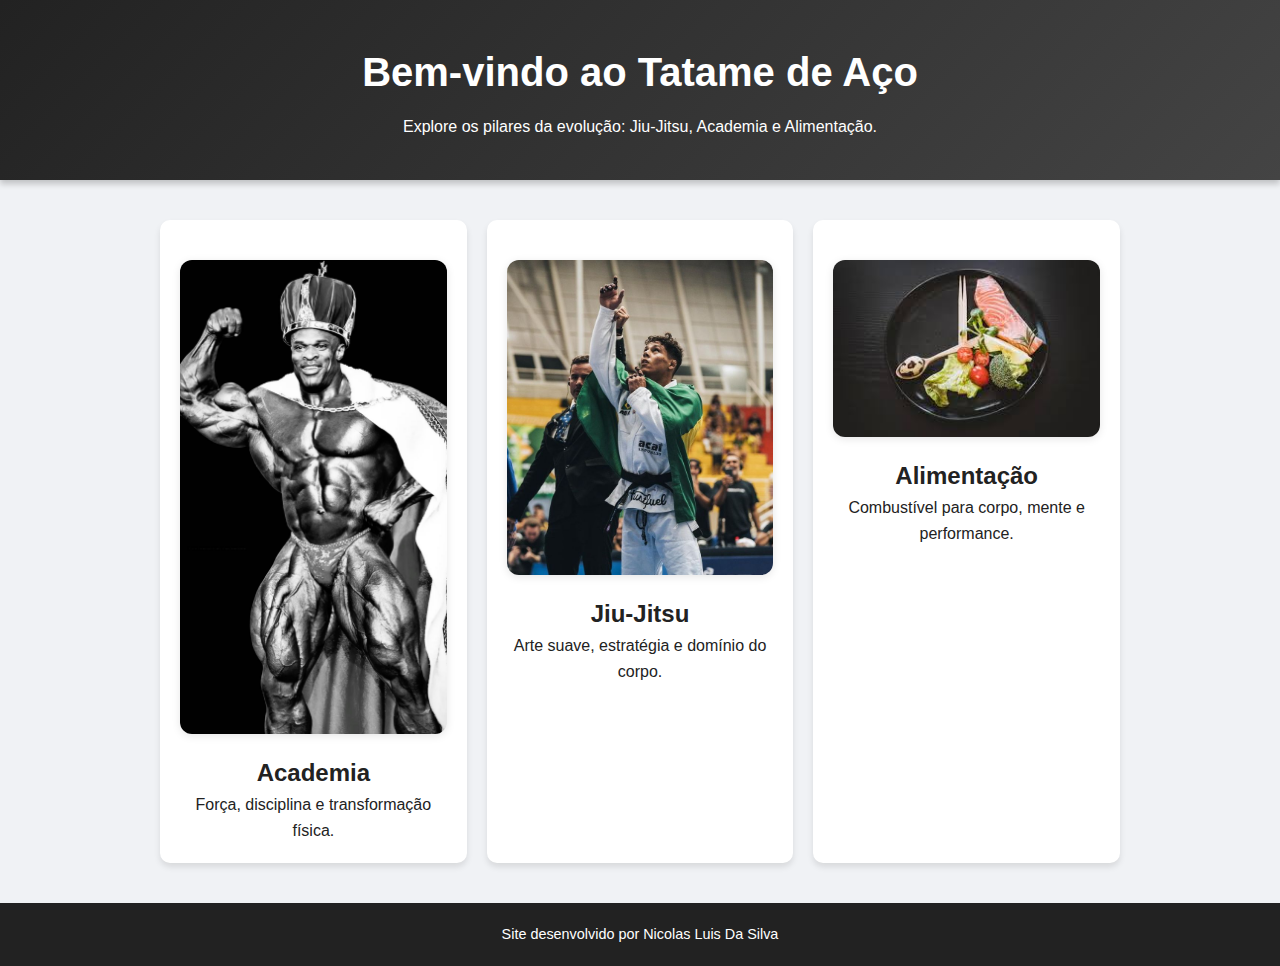
<file: index.html>
<!DOCTYPE html>
<html lang="pt-BR">
<head>
  <meta charset="UTF-8">
  <title>Tatame de Aço</title>
  <link rel="stylesheet" href="Tatame De Aço.css">
</head>
<body>
  <header>
    <h1>Bem-vindo ao Tatame de Aço</h1>
    <p>Explore os pilares da evolução: Jiu-Jitsu, Academia e Alimentação.</p>
  </header>
  <section>
    <div class="menu">
      <a href="Tatame de Aço academia.html" class="card">
         <img src="Tatame de Aço academia.jpg" alt="Treino na academia">
        <h2>Academia</h2>
        <p>Força, disciplina e transformação física.</p>
      </a>
      <a href="Tatame de Aço jiujitsu.html" class="card">
        <img src="Tatame de Aço BJJ.jpg" alt="Luta de Jiu-Jitsu">
        <h2>Jiu-Jitsu</h2>
        <p>Arte suave, estratégia e domínio do corpo.</p>
      </a>
      <a href="Tatame de Aço alimentacao.html" class="card">
        <img src="Tatame de Aço comida.jpg" alt="Prato saudável">
        <h2>Alimentação</h2>
        <p>Combustível para corpo, mente e performance.</p>
      </a>
    </div>
  </section>
  <footer>
    <p>Site desenvolvido por Nicolas Luis Da Silva</p>
  </footer>
</body>
</html>
</file>
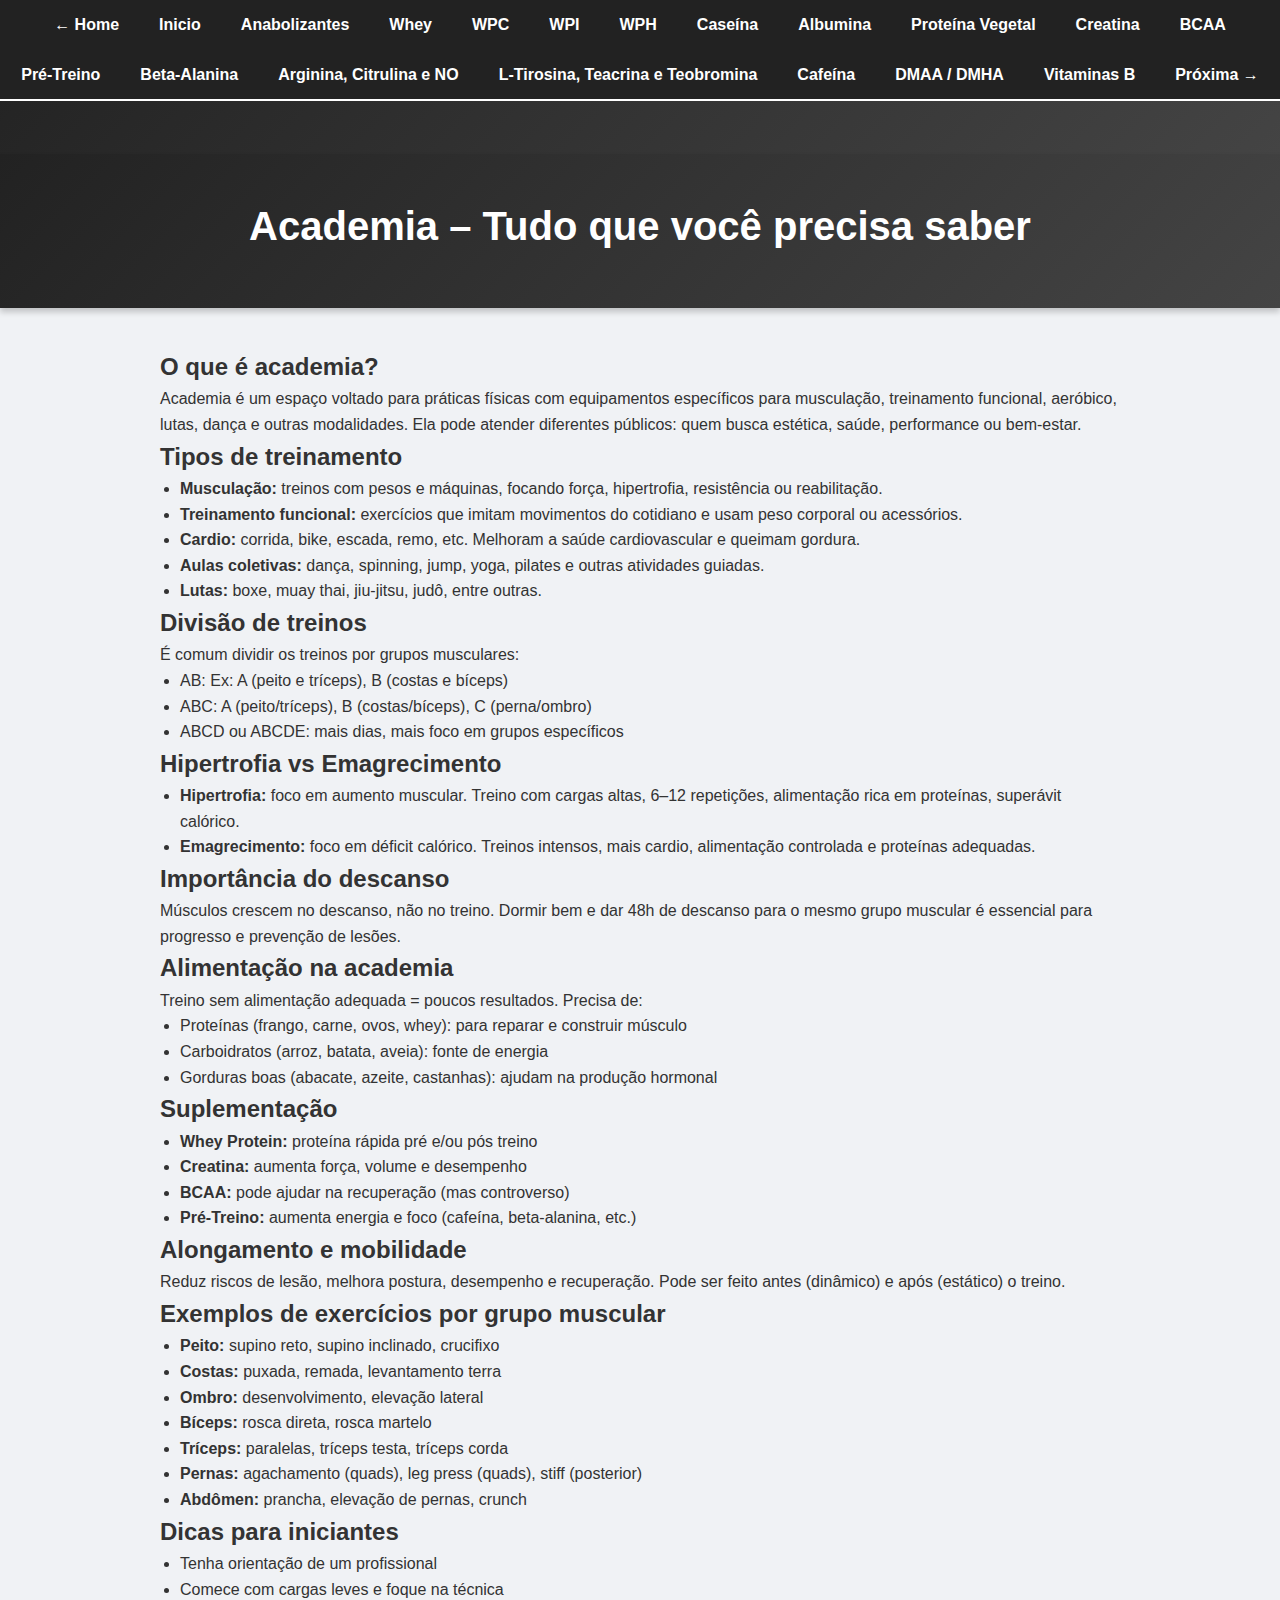
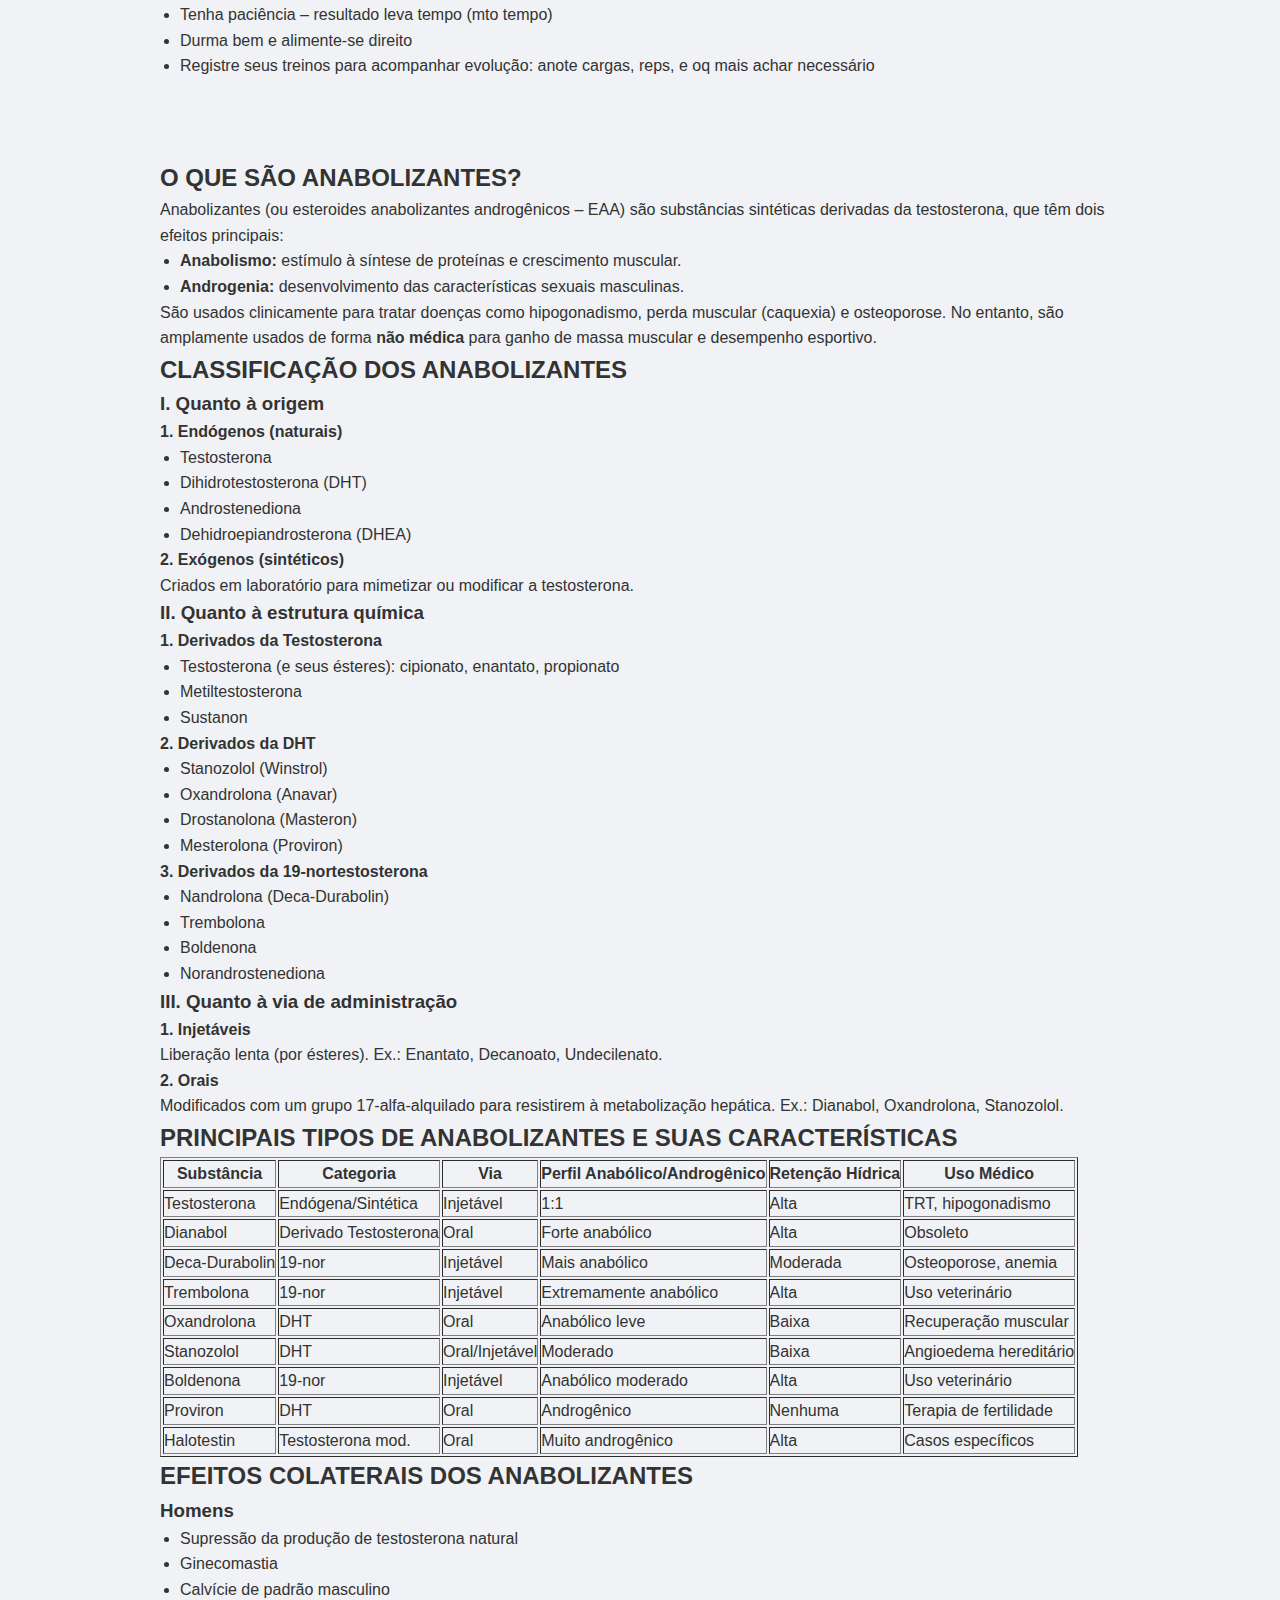
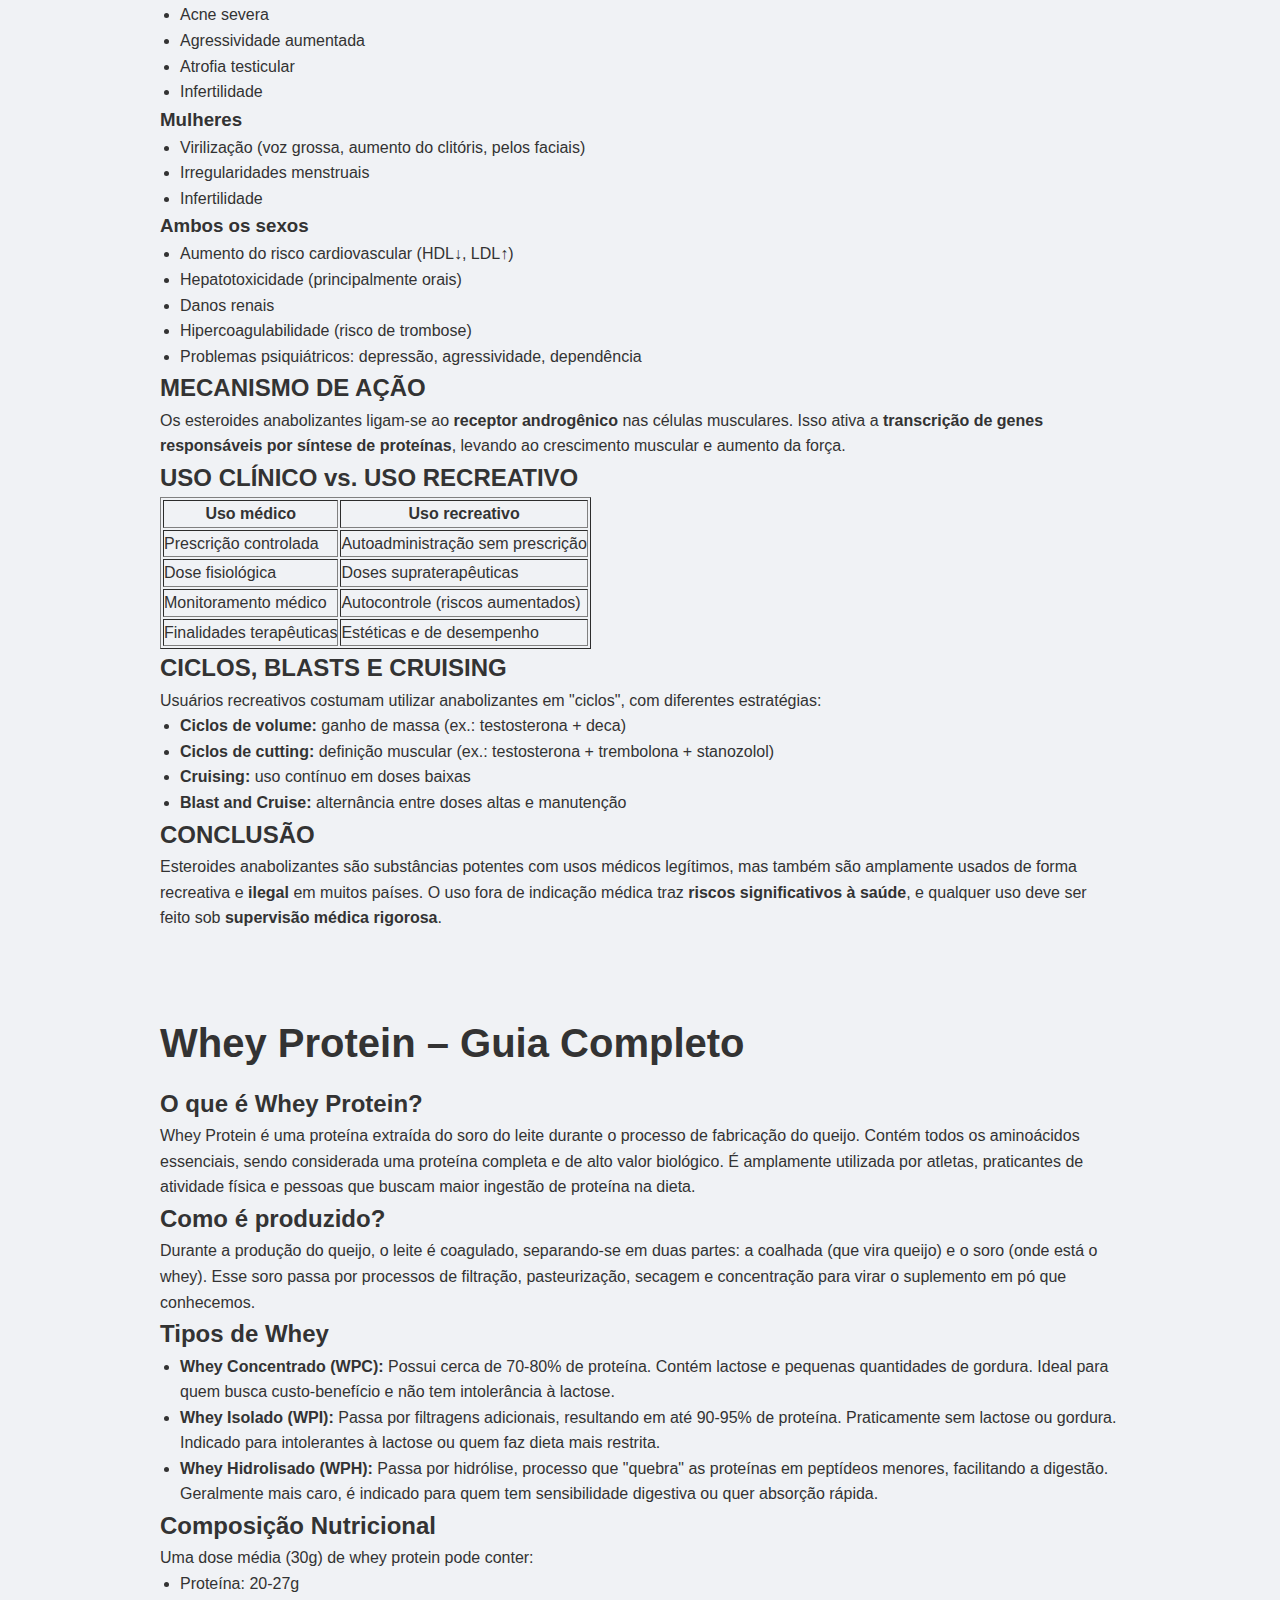
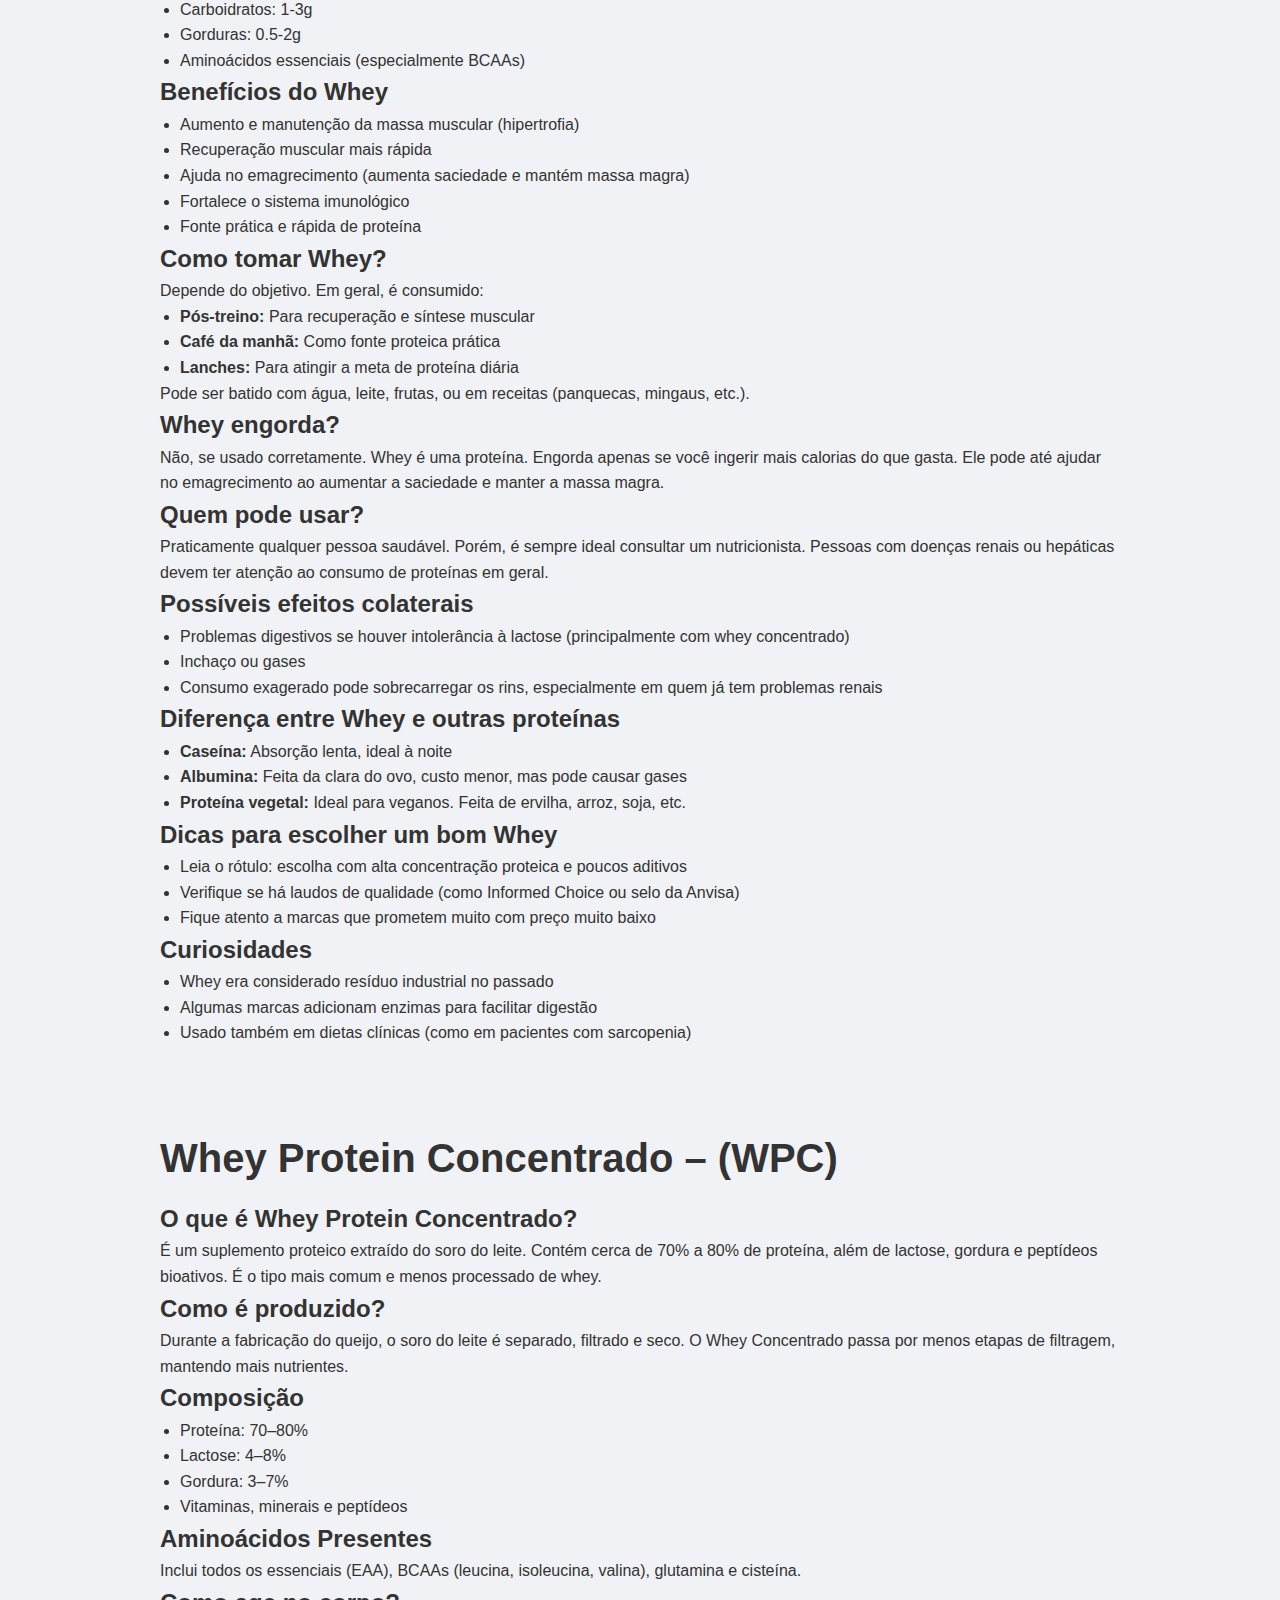
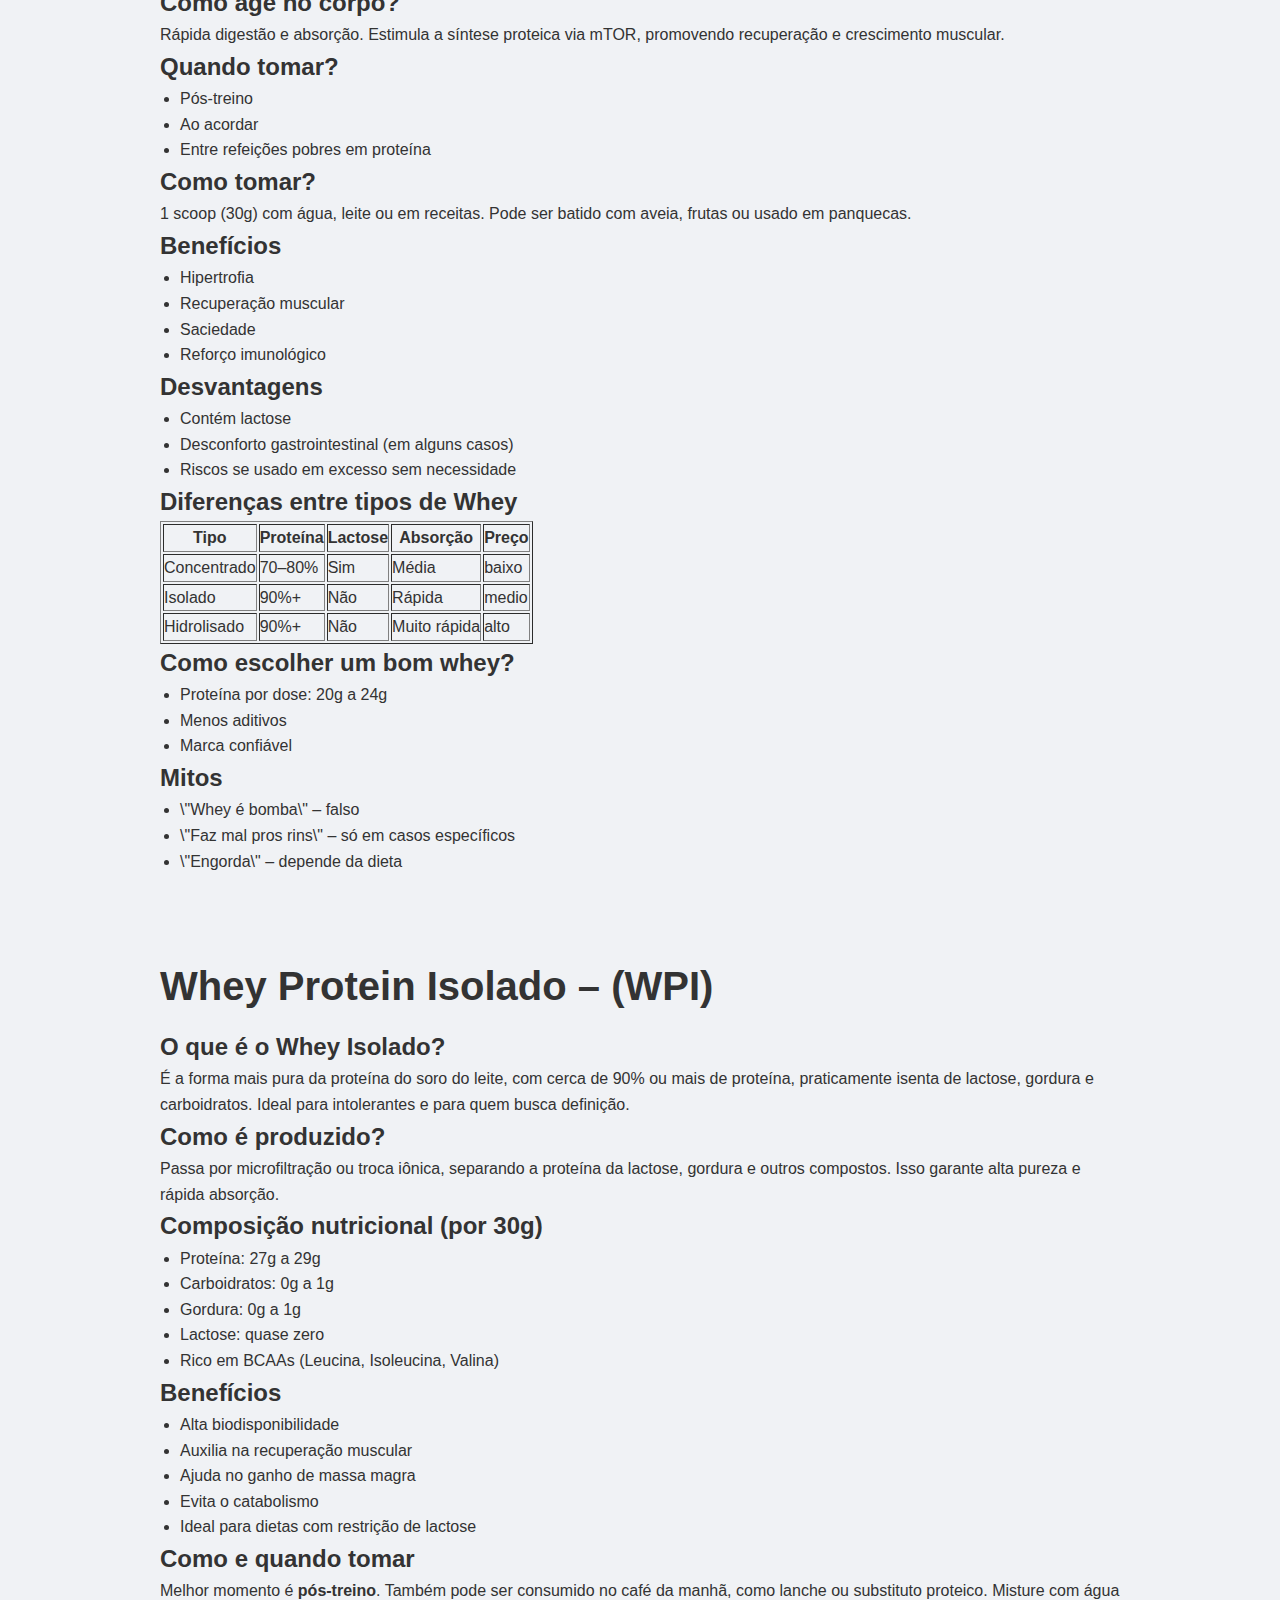
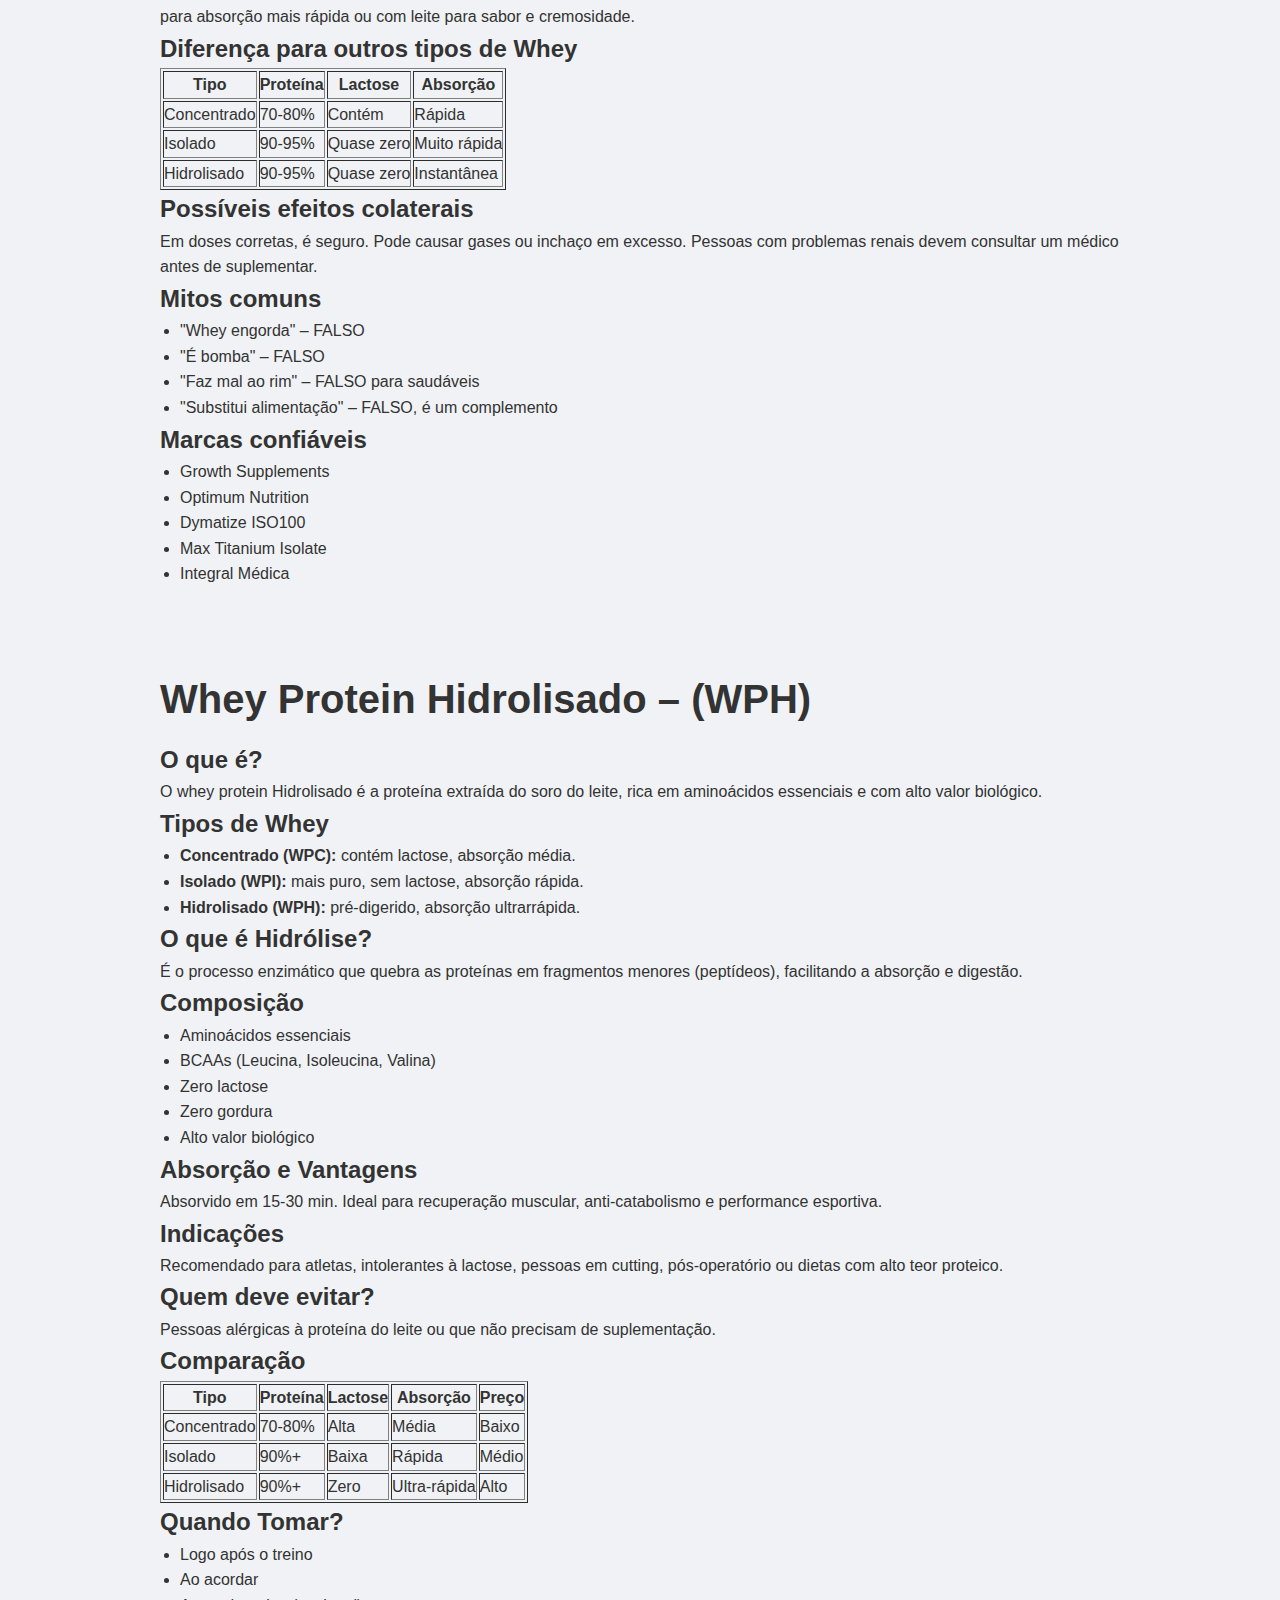
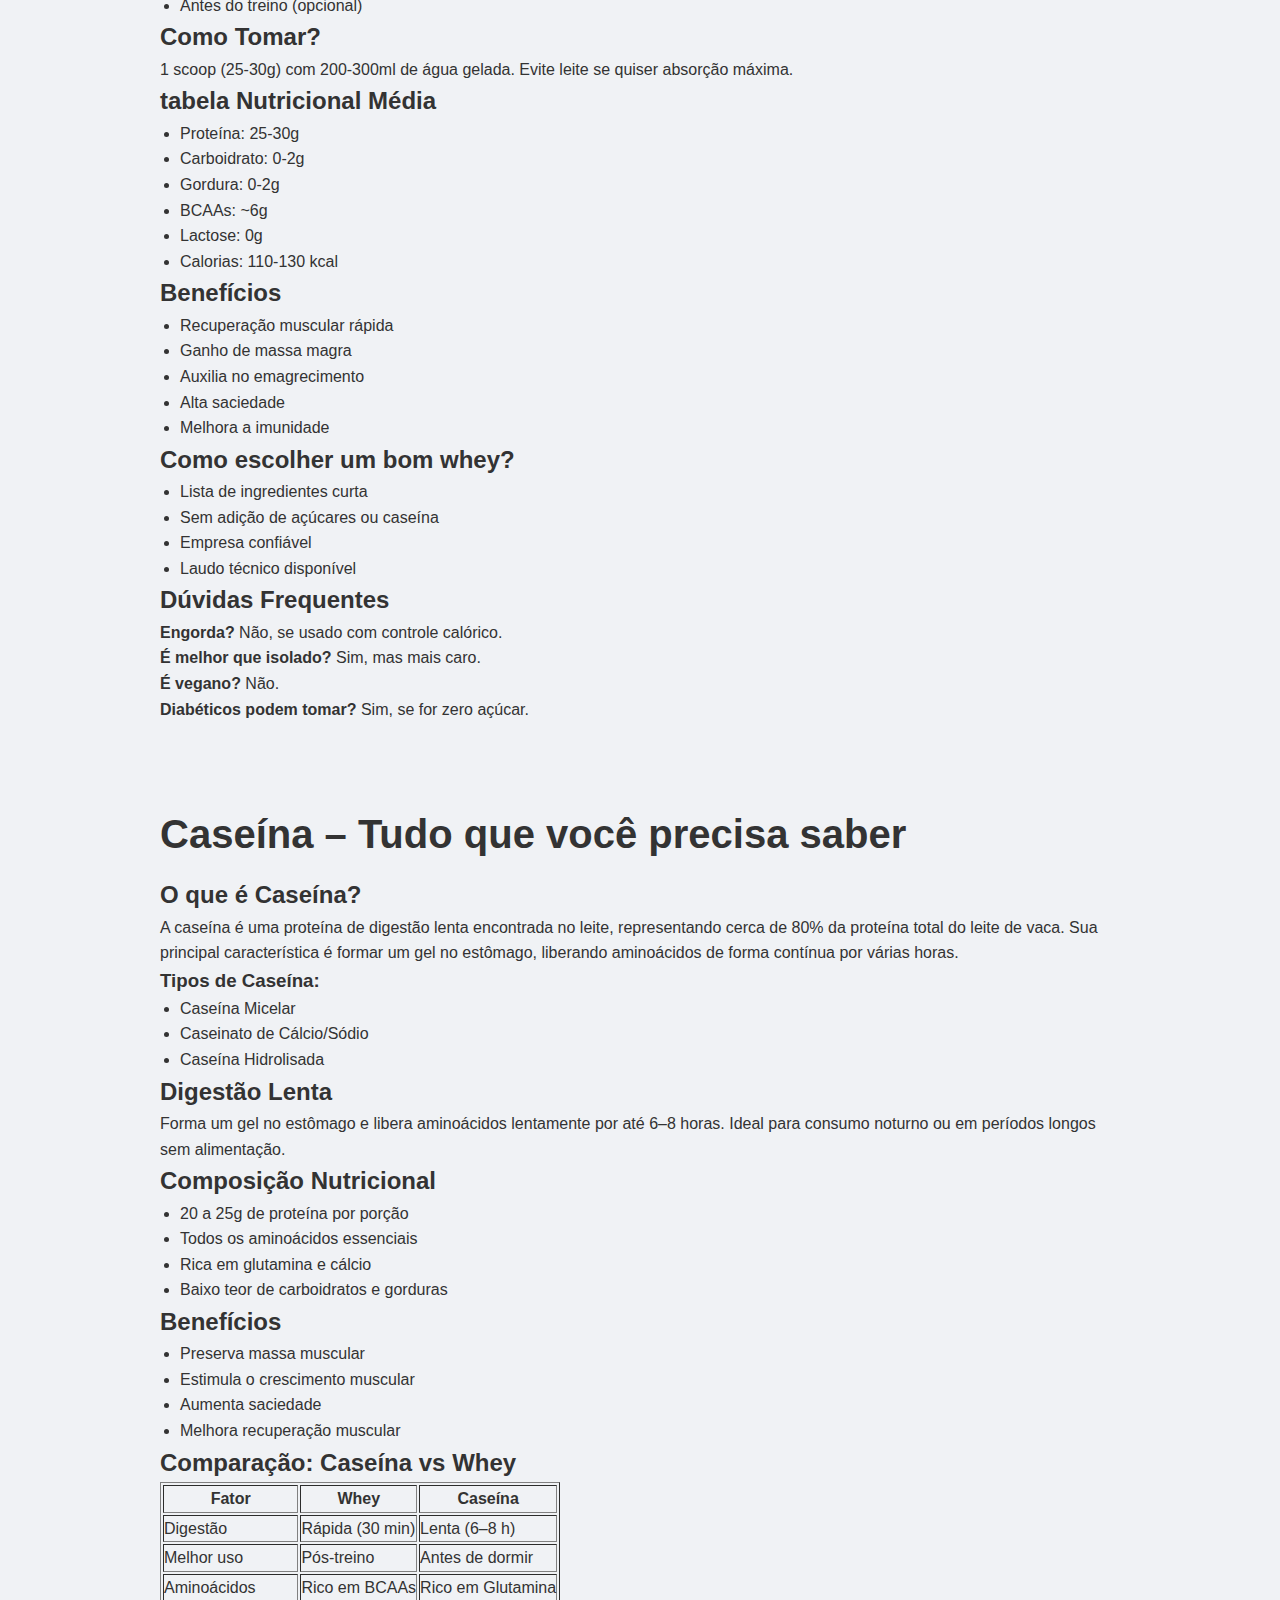
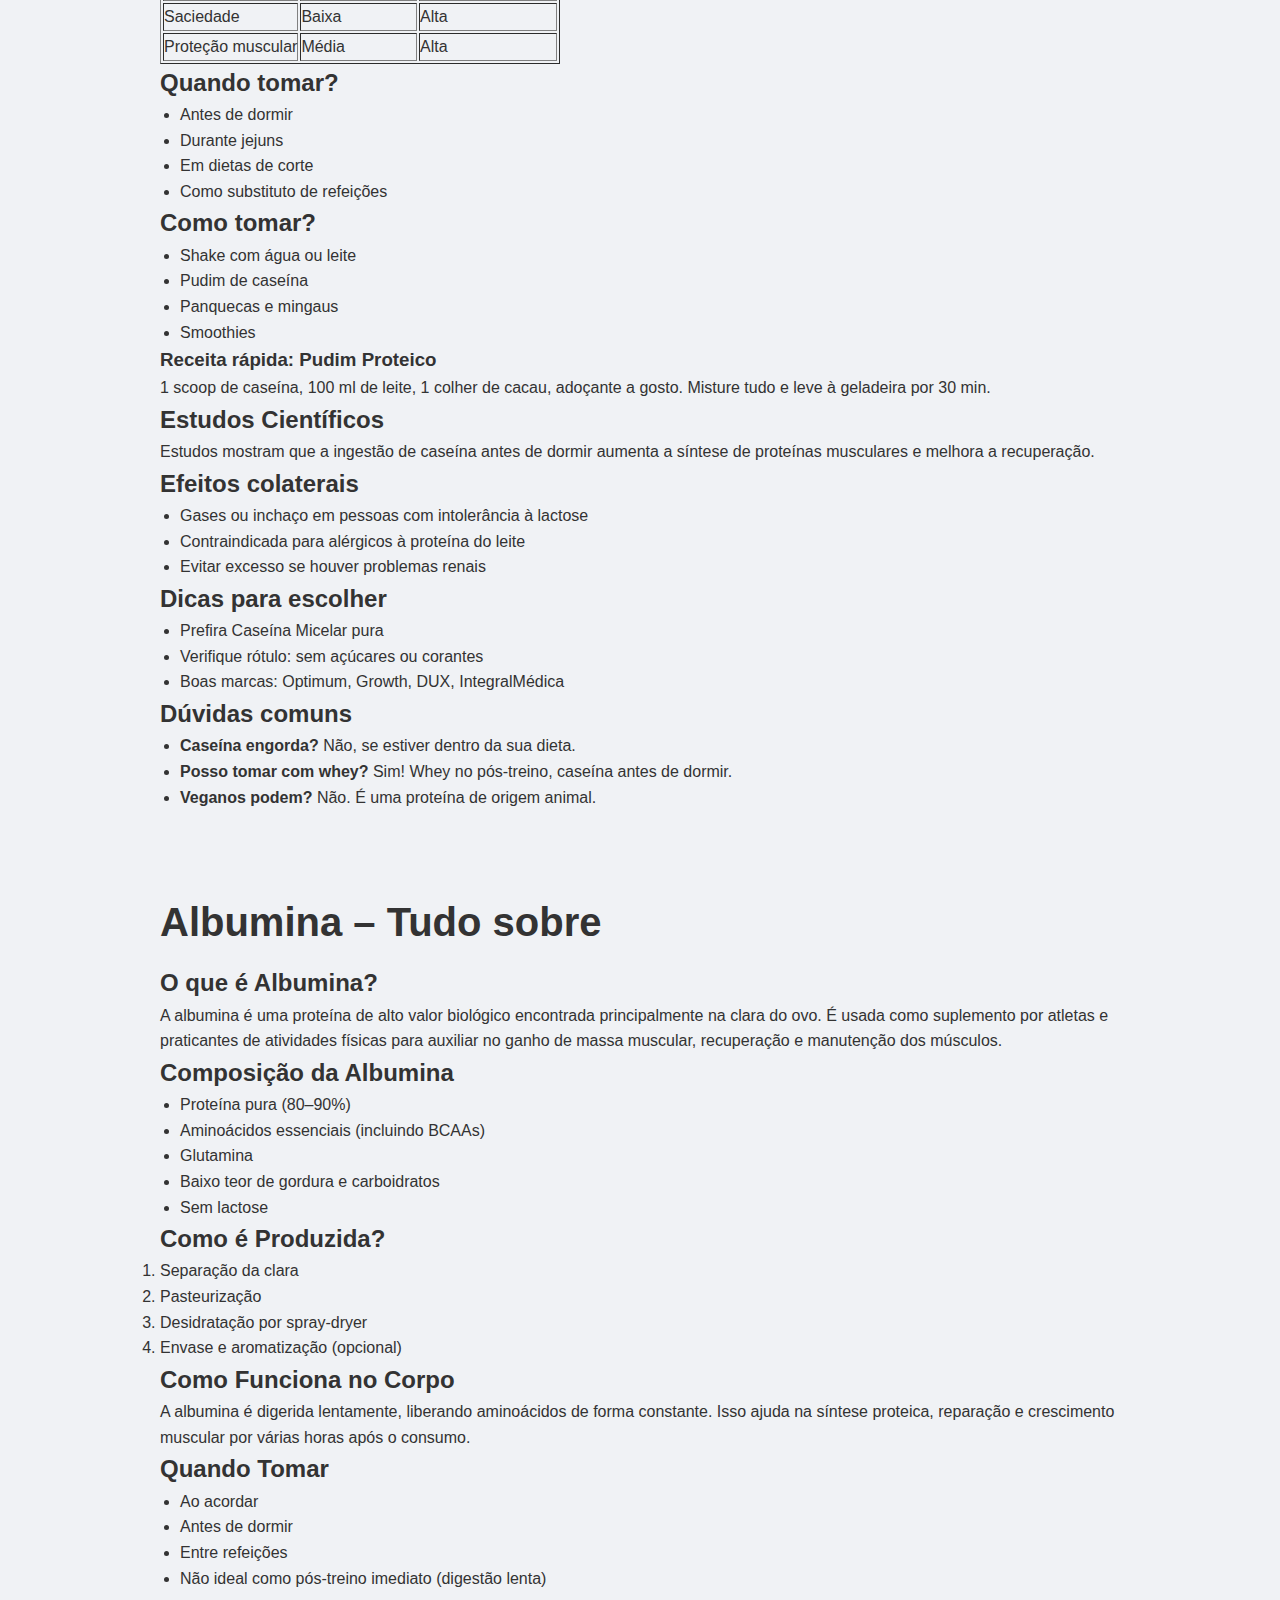
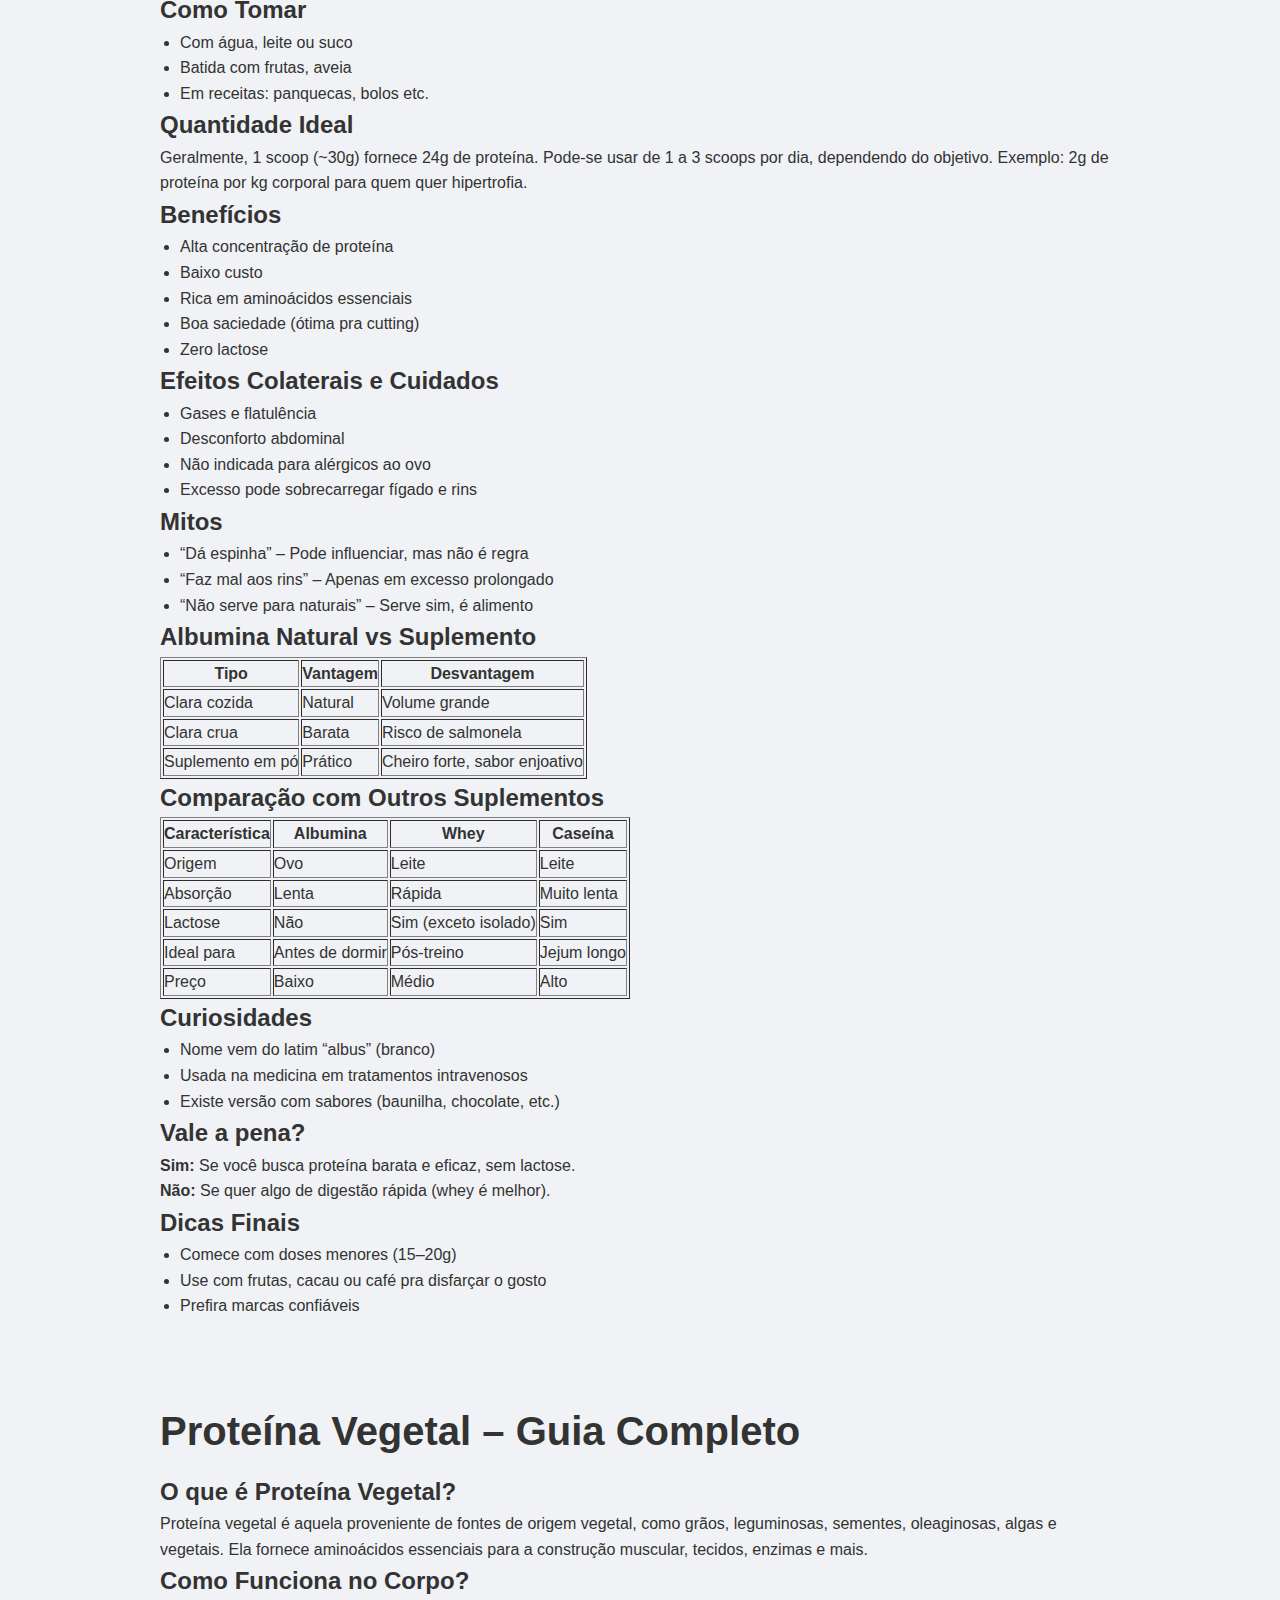
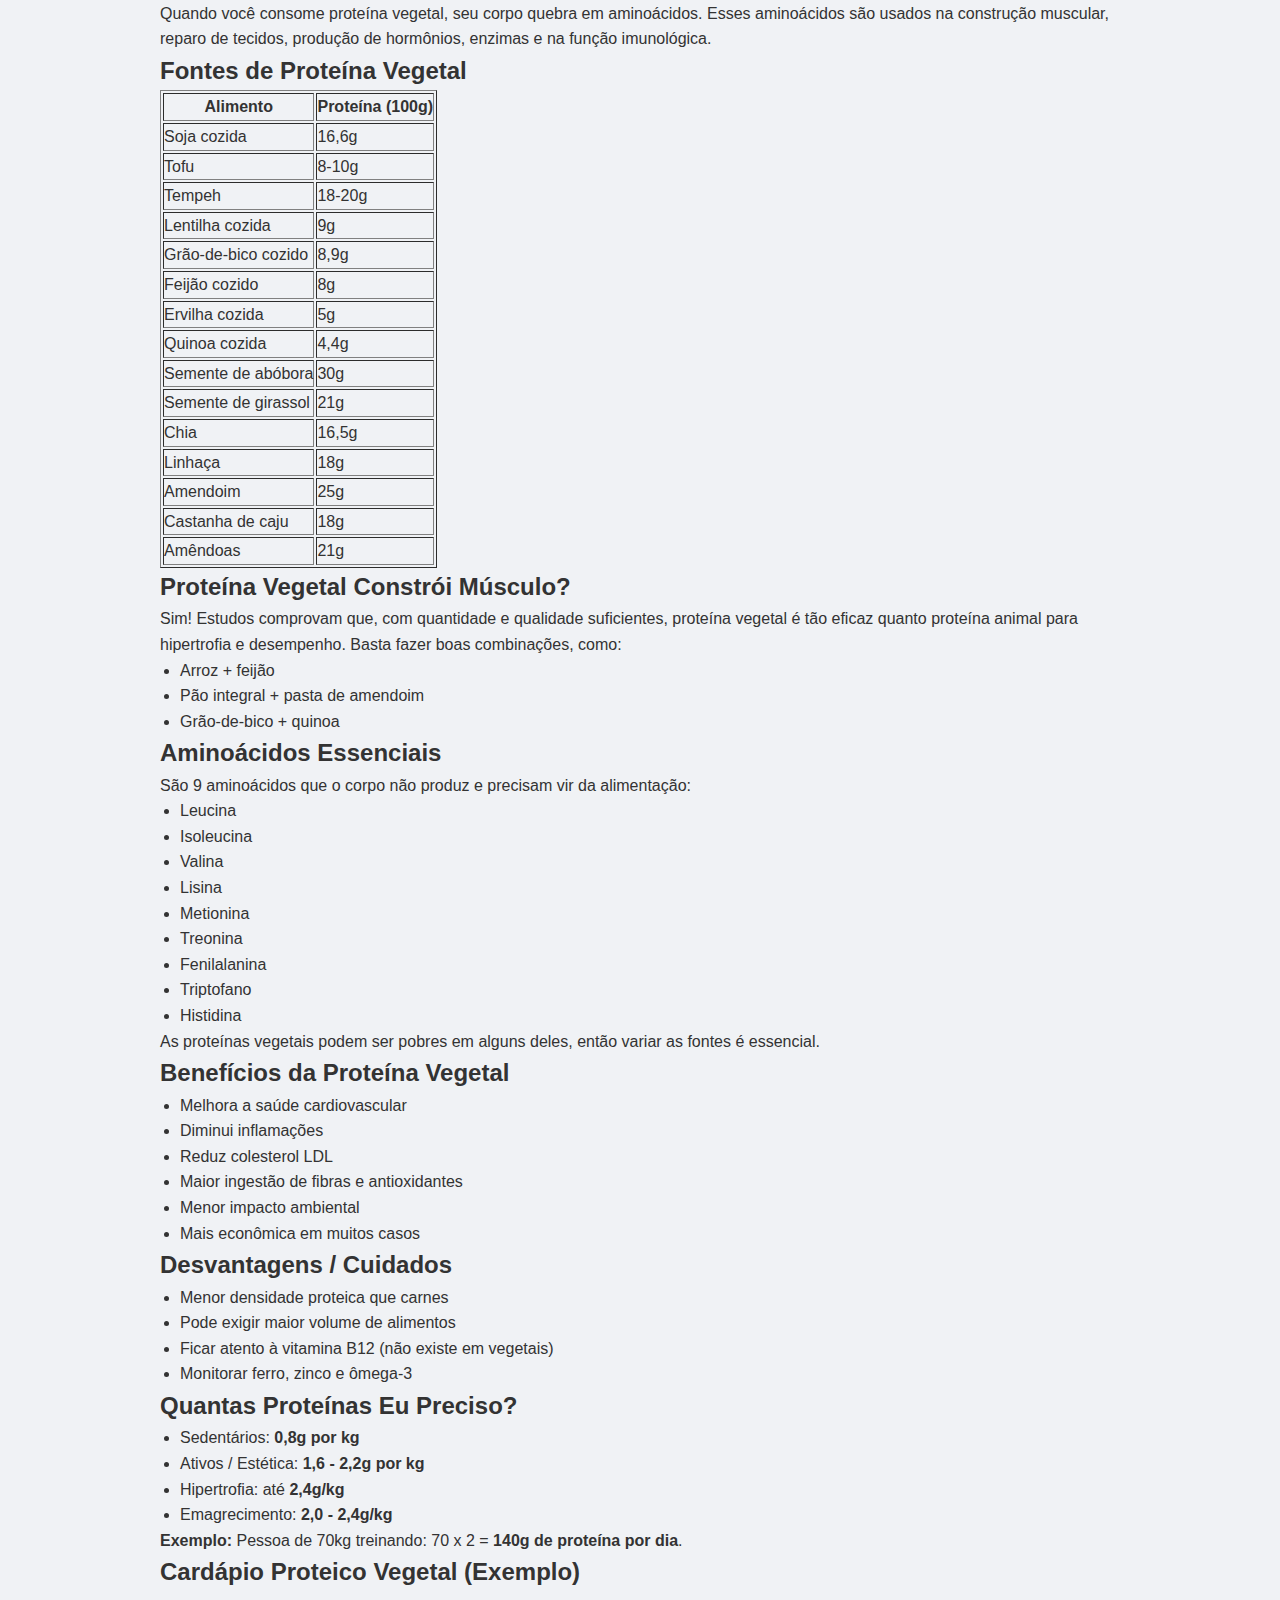
<file: Tatame de Aço academia.html>
<!DOCTYPE html>
<html lang="pt-BR">

<head>
  <meta charset="UTF-8">
  <meta name="viewport" content="width=device-width, initial-scale=1.0">
  <title>Academia</title>
  <link rel="stylesheet" href="Tatame De Aço.css">
</head>

<body>
  <div class="navbar">
    <a href="index.html">← Home</a>
    <a href="#academia">Inicio</a>
    <a href="#anabolizantes">Anabolizantes</a>
    <a href="#whey">Whey</a>
    <a href="#wpc">WPC</a>
    <a href="#wpi">WPI</a>
    <a href="#wph">WPH</a>
    <a href="#caseina">Caseína</a>
    <a href="#albumina">Albumina</a>
    <a href="#proteina-vegetal">Proteína Vegetal</a>
    <a href="#creatina">Creatina</a>
    <a href="#bcaa">BCAA</a>
    <a href="#pretreino">Pré-Treino</a>
    <a href="#Beta-Alanina">Beta-Alanina</a>
    <a href="#arginina-citrulina-no">Arginina, Citrulina e NO</a>
    <a href="#L-Tirosina, Teacrina e Teobromina">L-Tirosina, Teacrina e Teobromina</a>
    <a href="#Cafeína">Cafeína</a>
    <a href="#DMAA-DMHA">DMAA / DMHA</a>
    <a href="#VitaminasB">Vitaminas B</a>
    <a href="Tatame de Aço jiujitsu.html">Próxima →</a>
  </div>

  <header>
    <h1>Academia – Tudo que você precisa saber</h1>
  </header>

  <header>
    <h1>Academia – Tudo que você precisa saber</h1>
  </header>
  <!-- Seção Academia -->
  <section id="academia">
      <h2>O que é academia?</h2>
      <p>Academia é um espaço voltado para práticas físicas com equipamentos específicos para musculação, treinamento
        funcional, aeróbico, lutas, dança e outras modalidades. Ela pode atender diferentes públicos: quem busca
        estética, saúde, performance ou bem-estar.</p>

      <h2>Tipos de treinamento</h2>
      <ul>
        <li><strong>Musculação:</strong> treinos com pesos e máquinas, focando força, hipertrofia, resistência ou
          reabilitação.</li>
        <li><strong>Treinamento funcional:</strong> exercícios que imitam movimentos do cotidiano e usam peso corporal
          ou acessórios.</li>
        <li><strong>Cardio:</strong> corrida, bike, escada, remo, etc. Melhoram a saúde cardiovascular e queimam
          gordura.</li>
        <li><strong>Aulas coletivas:</strong> dança, spinning, jump, yoga, pilates e outras atividades guiadas.</li>
        <li><strong>Lutas:</strong> boxe, muay thai, jiu-jitsu, judô, entre outras.</li>
      </ul>

      <h2>Divisão de treinos</h2>
      <p>É comum dividir os treinos por grupos musculares:</p>
      <ul>
        <li>AB: Ex: A (peito e tríceps), B (costas e bíceps)</li>
        <li>ABC: A (peito/tríceps), B (costas/bíceps), C (perna/ombro)</li>
        <li>ABCD ou ABCDE: mais dias, mais foco em grupos específicos</li>
      </ul>

      <h2>Hipertrofia vs Emagrecimento</h2>
      <ul>
        <li><strong>Hipertrofia:</strong> foco em aumento muscular. Treino com cargas altas, 6–12 repetições,
          alimentação rica em proteínas, superávit calórico.</li>
        <li><strong>Emagrecimento:</strong> foco em déficit calórico. Treinos intensos, mais cardio, alimentação
          controlada e proteínas adequadas.</li>
      </ul>

      <h2>Importância do descanso</h2>
      <p>Músculos crescem no descanso, não no treino. Dormir bem e dar 48h de descanso para o mesmo grupo muscular é
        essencial para progresso e prevenção de lesões.</p>

      <h2>Alimentação na academia</h2>
      <p>Treino sem alimentação adequada = poucos resultados. Precisa de:</p>
      <ul>
        <li>Proteínas (frango, carne, ovos, whey): para reparar e construir músculo</li>
        <li>Carboidratos (arroz, batata, aveia): fonte de energia</li>
        <li>Gorduras boas (abacate, azeite, castanhas): ajudam na produção hormonal</li>
      </ul>

      <h2>Suplementação</h2>
      <ul>
        <li><strong>Whey Protein:</strong> proteína rápida pré e/ou pós treino</li>
        <li><strong>Creatina:</strong> aumenta força, volume e desempenho</li>
        <li><strong>BCAA:</strong> pode ajudar na recuperação (mas controverso)</li>
        <li><strong>Pré-Treino:</strong> aumenta energia e foco (cafeína, beta-alanina, etc.)</li>
      </ul>

      <h2>Alongamento e mobilidade</h2>
      <p>Reduz riscos de lesão, melhora postura, desempenho e recuperação. Pode ser feito antes (dinâmico) e após
        (estático) o treino.</p>

      <h2>Exemplos de exercícios por grupo muscular</h2>
      <ul>
        <li><strong>Peito:</strong> supino reto, supino inclinado, crucifixo</li>
        <li><strong>Costas:</strong> puxada, remada, levantamento terra</li>
        <li><strong>Ombro:</strong> desenvolvimento, elevação lateral</li>
        <li><strong>Bíceps:</strong> rosca direta, rosca martelo</li>
        <li><strong>Tríceps:</strong> paralelas, tríceps testa, tríceps corda</li>
        <li><strong>Pernas:</strong> agachamento (quads), leg press (quads), stiff (posterior)</li>
        <li><strong>Abdômen:</strong> prancha, elevação de pernas, crunch</li>
      </ul>

      <h2>Dicas para iniciantes</h2>
      <ul>
        <li>Tenha orientação de um profissional</li>
        <li>Comece com cargas leves e foque na técnica</li>
        <li>Tenha paciência – resultado leva tempo (mto tempo)</li>
        <li>Durma bem e alimente-se direito</li>
        <li>Registre seus treinos para acompanhar evolução: anote cargas, reps, e oq mais achar necessário</li>
      </ul>
    </section>

    <!-- Seção Anabolizante-->
       <section id="anabolizantes">
    <h2>O QUE SÃO ANABOLIZANTES?</h2>
    <p>
      Anabolizantes (ou esteroides anabolizantes androgênicos – EAA) são substâncias sintéticas derivadas da testosterona, que têm dois efeitos principais:
    </p>
    <ul>
      <li><strong>Anabolismo:</strong> estímulo à síntese de proteínas e crescimento muscular.</li>
      <li><strong>Androgenia:</strong> desenvolvimento das características sexuais masculinas.</li>
    </ul>
    <p>
      São usados clinicamente para tratar doenças como hipogonadismo, perda muscular (caquexia) e osteoporose. No entanto, são amplamente usados de forma <strong>não médica</strong> para ganho de massa muscular e desempenho esportivo.
    </p>

    <h2>CLASSIFICAÇÃO DOS ANABOLIZANTES</h2>
    <h3>I. Quanto à origem</h3>
    <h4>1. Endógenos (naturais)</h4>
    <ul>
      <li>Testosterona</li>
      <li>Dihidrotestosterona (DHT)</li>
      <li>Androstenediona</li>
      <li>Dehidroepiandrosterona (DHEA)</li>
    </ul>
    <h4>2. Exógenos (sintéticos)</h4>
    <p>Criados em laboratório para mimetizar ou modificar a testosterona.</p>

    <h3>II. Quanto à estrutura química</h3>
    <h4>1. Derivados da Testosterona</h4>
    <ul>
      <li>Testosterona (e seus ésteres): cipionato, enantato, propionato</li>
      <li>Metiltestosterona</li>
      <li>Sustanon</li>
    </ul>
    <h4>2. Derivados da DHT</h4>
    <ul>
      <li>Stanozolol (Winstrol)</li>
      <li>Oxandrolona (Anavar)</li>
      <li>Drostanolona (Masteron)</li>
      <li>Mesterolona (Proviron)</li>
    </ul>
    <h4>3. Derivados da 19-nortestosterona</h4>
    <ul>
      <li>Nandrolona (Deca-Durabolin)</li>
      <li>Trembolona</li>
      <li>Boldenona</li>
      <li>Norandrostenediona</li>
    </ul>

    <h3>III. Quanto à via de administração</h3>
    <h4>1. Injetáveis</h4>
    <p>Liberação lenta (por ésteres). Ex.: Enantato, Decanoato, Undecilenato.</p>
    <h4>2. Orais</h4>
    <p>Modificados com um grupo 17-alfa-alquilado para resistirem à metabolização hepática. Ex.: Dianabol, Oxandrolona, Stanozolol.</p>

    <h2>PRINCIPAIS TIPOS DE ANABOLIZANTES E SUAS CARACTERÍSTICAS</h2>
    <table border=\"1\">
      <thead>
        <tr>
          <th>Substância</th>
          <th>Categoria</th>
          <th>Via</th>
          <th>Perfil Anabólico/Androgênico</th>
          <th>Retenção Hídrica</th>
          <th>Uso Médico</th>
        </tr>
      </thead>
      <tbody>
        <tr>
          <td>Testosterona</td>
          <td>Endógena/Sintética</td>
          <td>Injetável</td>
          <td>1:1</td>
          <td>Alta</td>
          <td>TRT, hipogonadismo</td>
        </tr>
        <tr>
          <td>Dianabol</td>
          <td>Derivado Testosterona</td>
          <td>Oral</td>
          <td>Forte anabólico</td>
          <td>Alta</td>
          <td>Obsoleto</td>
        </tr>
        <tr>
          <td>Deca-Durabolin</td>
          <td>19-nor</td>
          <td>Injetável</td>
          <td>Mais anabólico</td>
          <td>Moderada</td>
          <td>Osteoporose, anemia</td>
        </tr>
        <tr>
          <td>Trembolona</td>
          <td>19-nor</td>
          <td>Injetável</td>
          <td>Extremamente anabólico</td>
          <td>Alta</td>
          <td>Uso veterinário</td>
        </tr>
        <tr>
          <td>Oxandrolona</td>
          <td>DHT</td>
          <td>Oral</td>
          <td>Anabólico leve</td>
          <td>Baixa</td>
          <td>Recuperação muscular</td>
        </tr>
        <tr>
          <td>Stanozolol</td>
          <td>DHT</td>
          <td>Oral/Injetável</td>
          <td>Moderado</td>
          <td>Baixa</td>
          <td>Angioedema hereditário</td>
        </tr>
        <tr>
          <td>Boldenona</td>
          <td>19-nor</td>
          <td>Injetável</td>
          <td>Anabólico moderado</td>
          <td>Alta</td>
          <td>Uso veterinário</td>
        </tr>
        <tr>
          <td>Proviron</td>
          <td>DHT</td>
          <td>Oral</td>
          <td>Androgênico</td>
          <td>Nenhuma</td>
          <td>Terapia de fertilidade</td>
        </tr>
        <tr>
          <td>Halotestin</td>
          <td>Testosterona mod.</td>
          <td>Oral</td>
          <td>Muito androgênico</td>
          <td>Alta</td>
          <td>Casos específicos</td>
        </tr>
      </tbody>
    </table>

    <h2>EFEITOS COLATERAIS DOS ANABOLIZANTES</h2>
    <h3>Homens</h3>
    <ul>
      <li>Supressão da produção de testosterona natural</li>
      <li>Ginecomastia</li>
      <li>Calvície de padrão masculino</li>
      <li>Acne severa</li>
      <li>Agressividade aumentada</li>
      <li>Atrofia testicular</li>
      <li>Infertilidade</li>
    </ul>
    <h3>Mulheres</h3>
    <ul>
      <li>Virilização (voz grossa, aumento do clitóris, pelos faciais)</li>
      <li>Irregularidades menstruais</li>
      <li>Infertilidade</li>
    </ul>
    <h3>Ambos os sexos</h3>
    <ul>
      <li>Aumento do risco cardiovascular (HDL↓, LDL↑)</li>
      <li>Hepatotoxicidade (principalmente orais)</li>
      <li>Danos renais</li>
      <li>Hipercoagulabilidade (risco de trombose)</li>
      <li>Problemas psiquiátricos: depressão, agressividade, dependência</li>
    </ul>

    <h2>MECANISMO DE AÇÃO</h2>
    <p>
      Os esteroides anabolizantes ligam-se ao <strong>receptor androgênico</strong> nas células musculares. Isso ativa a <strong>transcrição de genes responsáveis por síntese de proteínas</strong>, levando ao crescimento muscular e aumento da força.
    </p>

    <h2>USO CLÍNICO vs. USO RECREATIVO</h2>
    <table border=\"1\">
      <thead>
        <tr>
          <th>Uso médico</th>
          <th>Uso recreativo</th>
        </tr>
      </thead>
      <tbody>
        <tr>
          <td>Prescrição controlada</td>
          <td>Autoadministração sem prescrição</td>
        </tr>
        <tr>
          <td>Dose fisiológica</td>
          <td>Doses supraterapêuticas</td>
        </tr>
        <tr>
          <td>Monitoramento médico</td>
          <td>Autocontrole (riscos aumentados)</td>
        </tr>
        <tr>
          <td>Finalidades terapêuticas</td>
          <td>Estéticas e de desempenho</td>
        </tr>
      </tbody>
    </table>

    <h2>CICLOS, BLASTS E CRUISING</h2>
    <p>
      Usuários recreativos costumam utilizar anabolizantes em "ciclos", com diferentes estratégias:
    </p>
    <ul>
      <li><strong>Ciclos de volume:</strong> ganho de massa (ex.: testosterona + deca)</li>
      <li><strong>Ciclos de cutting:</strong> definição muscular (ex.: testosterona + trembolona + stanozolol)</li>
      <li><strong>Cruising:</strong> uso contínuo em doses baixas</li>
      <li><strong>Blast and Cruise:</strong> alternância entre doses altas e manutenção</li>
    </ul>

    <h2>CONCLUSÃO</h2>
    <p>
      Esteroides anabolizantes são substâncias potentes com usos médicos legítimos, mas também são amplamente usados de forma recreativa e <strong>ilegal</strong> em muitos países. O uso fora de indicação médica traz <strong>riscos significativos à saúde</strong>, e qualquer uso deve ser feito sob <strong>supervisão médica rigorosa</strong>.
    </p>
  </section>

    <!-- Seção Whey -->
    <section id="whey">
      <h1>Whey Protein – Guia Completo</h1>
      <h2>O que é Whey Protein?</h2>
      <p>Whey Protein é uma proteína extraída do soro do leite durante o processo de fabricação do queijo. Contém todos
        os
        aminoácidos essenciais, sendo considerada uma proteína completa e de alto valor biológico. É amplamente
        utilizada
        por atletas, praticantes de atividade física e pessoas que buscam maior ingestão de proteína na dieta.</p>

      <h2>Como é produzido?</h2>
      <p>Durante a produção do queijo, o leite é coagulado, separando-se em duas partes: a coalhada (que vira queijo) e
        o
        soro (onde está o whey). Esse soro passa por processos de filtração, pasteurização, secagem e concentração para
        virar o suplemento em pó que conhecemos.</p>

      <h2>Tipos de Whey</h2>
      <ul>
        <li><strong>Whey Concentrado (WPC):</strong> Possui cerca de 70-80% de
          proteína. Contém lactose e pequenas
          quantidades de gordura. Ideal para quem busca custo-benefício e não tem intolerância à lactose.</li>
        <li><strong>Whey Isolado (WPI):</strong> Passa por filtragens adicionais,
          resultando em até 90-95% de proteína.
          Praticamente sem lactose ou gordura. Indicado para intolerantes à lactose ou quem faz dieta mais restrita.
        </li>
        <li><strong>Whey Hidrolisado (WPH):</strong> Passa por hidrólise, processo
          que "quebra" as proteínas em peptídeos
          menores, facilitando a digestão. Geralmente mais caro, é indicado para quem tem sensibilidade digestiva ou
          quer
          absorção rápida.</li>
      </ul>

      <h2>Composição Nutricional</h2>
      <p>Uma dose média (30g) de whey protein pode conter:</p>
      <ul>
        <li>Proteína: 20-27g</li>
        <li>Carboidratos: 1-3g</li>
        <li>Gorduras: 0.5-2g</li>
        <li>Aminoácidos essenciais (especialmente BCAAs)</li>
      </ul>

      <h2>Benefícios do Whey</h2>
      <ul>
        <li>Aumento e manutenção da massa muscular (hipertrofia)</li>
        <li>Recuperação muscular mais rápida</li>
        <li>Ajuda no emagrecimento (aumenta saciedade e mantém massa magra)</li>
        <li>Fortalece o sistema imunológico</li>
        <li>Fonte prática e rápida de proteína</li>
      </ul>

      <h2>Como tomar Whey?</h2>
      <p>Depende do objetivo. Em geral, é consumido:</p>
      <ul>
        <li><strong>Pós-treino:</strong> Para recuperação e síntese muscular</li>
        <li><strong>Café da manhã:</strong> Como fonte proteica prática</li>
        <li><strong>Lanches:</strong> Para atingir a meta de proteína diária</li>
      </ul>
      <p>Pode ser batido com água, leite, frutas, ou em receitas (panquecas, mingaus, etc.).</p>

      <h2>Whey engorda?</h2>
      <p>Não, se usado corretamente. Whey é uma proteína. Engorda apenas se você ingerir mais calorias do que gasta. Ele
        pode até ajudar no emagrecimento ao aumentar a saciedade e manter a massa magra.</p>

      <h2>Quem pode usar?</h2>
      <p>Praticamente qualquer pessoa saudável. Porém, é sempre ideal consultar um nutricionista. Pessoas com doenças
        renais ou hepáticas devem ter atenção ao consumo de proteínas em geral.</p>

      <h2>Possíveis efeitos colaterais</h2>
      <ul>
        <li>Problemas digestivos se houver intolerância à lactose (principalmente com whey concentrado)</li>
        <li>Inchaço ou gases</li>
        <li>Consumo exagerado pode sobrecarregar os rins, especialmente em quem já tem problemas renais</li>
      </ul>

      <h2>Diferença entre Whey e outras proteínas</h2>
      <ul>
        <li><strong>Caseína:</strong> Absorção lenta, ideal à noite</li>
        <li><strong>Albumina:</strong> Feita da clara do ovo, custo menor, mas
          pode causar gases</li>
        <li><strong>Proteína vegetal:</strong> Ideal para veganos. Feita
          de ervilha, arroz, soja, etc.</li>
      </ul>

      <h2>Dicas para escolher um bom Whey</h2>
      <ul>
        <li>Leia o rótulo: escolha com alta concentração proteica e poucos aditivos</li>
        <li>Verifique se há laudos de qualidade (como Informed Choice ou selo da Anvisa)</li>
        <li>Fique atento a marcas que prometem muito com preço muito baixo</li>
      </ul>

      <h2>Curiosidades</h2>
      <ul>
        <li>Whey era considerado resíduo industrial no passado</li>
        <li>Algumas marcas adicionam enzimas para facilitar digestão</li>
        <li>Usado também em dietas clínicas (como em pacientes com sarcopenia)</li>
      </ul>

    </section>

    <!-- Seção WPC -->
    <section id="wpc">
      <h1>Whey Protein Concentrado – (WPC)</h1>
      <h2>O que é Whey Protein Concentrado?</h2>
      <p>É um suplemento proteico extraído do soro do leite. Contém cerca de 70% a 80% de proteína, além de lactose,
        gordura e peptídeos bioativos. É o tipo mais comum e menos processado de whey.</p>

      <h2>Como é produzido?</h2>
      <p>Durante a fabricação do queijo, o soro do leite é separado, filtrado e seco. O Whey Concentrado passa por menos
        etapas de filtragem, mantendo mais nutrientes.</p>

      <h2>Composição</h2>
      <ul>
        <li>Proteína: 70–80%</li>
        <li>Lactose: 4–8%</li>
        <li>Gordura: 3–7%</li>
        <li>Vitaminas, minerais e peptídeos</li>
      </ul>

      <h2>Aminoácidos Presentes</h2>
      <p>Inclui todos os essenciais (EAA), BCAAs (leucina, isoleucina, valina), glutamina e cisteína.</p>

      <h2>Como age no corpo?</h2>
      <p>Rápida digestão e absorção. Estimula a síntese proteica via mTOR, promovendo recuperação e crescimento
        muscular.</p>

      <h2>Quando tomar?</h2>
      <ul>
        <li>Pós-treino</li>
        <li>Ao acordar</li>
        <li>Entre refeições pobres em proteína</li>
      </ul>

      <h2>Como tomar?</h2>
      <p>1 scoop (30g) com água, leite ou em receitas. Pode ser batido com aveia, frutas ou usado em panquecas.</p>

      <h2>Benefícios</h2>
      <ul>
        <li>Hipertrofia</li>
        <li>Recuperação muscular</li>
        <li>Saciedade</li>
        <li>Reforço imunológico</li>
      </ul>

      <h2>Desvantagens</h2>
      <ul>
        <li>Contém lactose</li>
        <li>Desconforto gastrointestinal (em alguns casos)</li>
        <li>Riscos se usado em excesso sem necessidade</li>
      </ul>

      <h2>Diferenças entre tipos de Whey</h2>
      <table border=\"1\">
        <th>Tipo</th>
        <th>Proteína</th>
        <th>Lactose</th>
        <th>Absorção</th>
        <th>Preço</th>
        </tr>
        <tr>
          <td>Concentrado</td>
          <td>70–80%</td>
          <td>Sim</td>
          <td>Média</td>
          <td>baixo</td>
        </tr>
        <tr>
          <td>Isolado</td>
          <td>90%+</td>
          <td>Não</td>
          <td>Rápida</td>
          <td>medio</td>
        </tr>
        <tr>
          <td>Hidrolisado</td>
          <td>90%+</td>
          <td>Não</td>
          <td>Muito rápida</td>
          <td>alto</td>
        </tr>
      </table>

      <h2>Como escolher um bom whey?</h2>
      <ul>
        <li>Proteína por dose: 20g a 24g</li>
        <li>Menos aditivos</li>
        <li>Marca confiável</li>
      </ul>

      <h2>Mitos</h2>
      <ul>
        <li>\"Whey é bomba\" – falso</li>
        <li>\"Faz mal pros rins\" – só em casos específicos</li>
        <li>\"Engorda\" – depende da dieta</li>
      </ul>
    </section>

    <!-- Seção WPI -->
    <section id="wpi">
      <h1>Whey Protein Isolado – (WPI)</h1>
      <h2>O que é o Whey Isolado?</h2>
      <p>É a forma mais pura da proteína do soro do leite, com cerca de 90% ou mais de proteína, praticamente isenta de
        lactose, gordura e carboidratos. Ideal para intolerantes e para quem busca definição.</p>

      <h2>Como é produzido?</h2>
      <p>Passa por microfiltração ou troca iônica, separando a proteína da lactose, gordura e outros compostos. Isso
        garante alta pureza e rápida absorção.</p>

      <h2>Composição nutricional (por 30g)</h2>
      <ul>
        <li>Proteína: 27g a 29g</li>
        <li>Carboidratos: 0g a 1g</li>
        <li>Gordura: 0g a 1g</li>
        <li>Lactose: quase zero</li>
        <li>Rico em BCAAs (Leucina, Isoleucina, Valina)</li>
      </ul>

      <h2>Benefícios</h2>
      <ul>
        <li>Alta biodisponibilidade</li>
        <li>Auxilia na recuperação muscular</li>
        <li>Ajuda no ganho de massa magra</li>
        <li>Evita o catabolismo</li>
        <li>Ideal para dietas com restrição de lactose</li>
      </ul>

      <h2>Como e quando tomar</h2>
      <p>Melhor momento é <strong>pós-treino</strong>. Também pode ser consumido no café da manhã, como lanche ou
        substituto proteico. Misture com água para absorção mais rápida ou com leite para sabor e cremosidade.</p>

      <h2>Diferença para outros tipos de Whey</h2>
      <table border=\"1\">
        <tr>
          <th>Tipo</th>
          <th>Proteína</th>
          <th>Lactose</th>
          <th>Absorção</th>
        </tr>
        <tr>
          <td>Concentrado</td>
          <td>70-80%</td>
          <td>Contém</td>
          <td>Rápida</td>
        </tr>
        <tr>
          <td>Isolado</td>
          <td>90-95%</td>
          <td>Quase zero</td>
          <td>Muito rápida</td>
        </tr>
        <tr>
          <td>Hidrolisado</td>
          <td>90-95%</td>
          <td>Quase zero</td>
          <td>Instantânea</td>
        </tr>
      </table>

      <h2>Possíveis efeitos colaterais</h2>
      <p>Em doses corretas, é seguro. Pode causar gases ou inchaço em excesso. Pessoas com problemas renais devem
        consultar um médico antes de suplementar.</p>

      <h2>Mitos comuns</h2>
      <ul>
        <li>"Whey engorda" – FALSO</li>
        <li>"É bomba" – FALSO</li>
        <li>"Faz mal ao rim" – FALSO para saudáveis</li>
        <li>"Substitui alimentação" – FALSO, é um complemento</li>
      </ul>

      <h2>Marcas confiáveis</h2>
      <ul>
        <li>Growth Supplements</li>
        <li>Optimum Nutrition</li>
        <li>Dymatize ISO100</li>
        <li>Max Titanium Isolate</li>
        <li>Integral Médica</li>
      </ul>
    </section>

    <!-- Seção WPH -->
    <section id="wph">
      <h1>Whey Protein Hidrolisado – (WPH)</h1>
      <h2>O que é?</h2>
      <p>O whey protein Hidrolisado é a proteína extraída do soro do leite, rica em aminoácidos essenciais e com alto
        valor biológico.</p>

      <h2>Tipos de Whey</h2>
      <ul>
        <li><strong>Concentrado (WPC):</strong> contém lactose, absorção média.</li>
        <li><strong>Isolado (WPI):</strong> mais puro, sem lactose, absorção rápida.</li>
        <li><strong>Hidrolisado (WPH):</strong> pré-digerido, absorção ultrarrápida.</li>
      </ul>

      <h2>O que é Hidrólise?</h2>
      <p>É o processo enzimático que quebra as proteínas em fragmentos menores (peptídeos), facilitando a absorção e
        digestão.</p>

      <h2>Composição</h2>
      <ul>
        <li>Aminoácidos essenciais</li>
        <li>BCAAs (Leucina, Isoleucina, Valina)</li>
        <li>Zero lactose</li>
        <li>Zero gordura</li>
        <li>Alto valor biológico</li>
      </ul>

      <h2>Absorção e Vantagens</h2>
      <p>Absorvido em 15-30 min. Ideal para recuperação muscular, anti-catabolismo e performance esportiva.</p>

      <h2>Indicações</h2>
      <p>Recomendado para atletas, intolerantes à lactose, pessoas em cutting, pós-operatório ou dietas com alto teor
        proteico.</p>

      <h2>Quem deve evitar?</h2>
      <p>Pessoas alérgicas à proteína do leite ou que não precisam de suplementação.</p>

      <h2>Comparação</h2>
      <table border=\"1\">
        <th>Tipo</th>
        <th>Proteína</th>
        <th>Lactose</th>
        <th>Absorção</th>
        <th>Preço</th>
        </tr>
        <tr>
          <td>Concentrado</td>
          <td>70-80%</td>
          <td>Alta</td>
          <td>Média</td>
          <td>Baixo</td>
        </tr>
        <tr>
          <td>Isolado</td>
          <td>90%+</td>
          <td>Baixa</td>
          <td>Rápida</td>
          <td>Médio</td>
        </tr>
        <tr>
          <td>Hidrolisado</td>
          <td>90%+</td>
          <td>Zero</td>
          <td>Ultra-rápida</td>
          <td>Alto</td>
        </tr>
      </table>

      <h2>Quando Tomar?</h2>
      <ul>
        <li>Logo após o treino</li>
        <li>Ao acordar</li>
        <li>Antes do treino (opcional)</li>
      </ul>

      <h2>Como Tomar?</h2>
      <p>1 scoop (25-30g) com 200-300ml de água gelada. Evite leite se quiser absorção máxima.</p>

      <h2>tabela Nutricional Média</h2>
      <ul>
        <li>Proteína: 25-30g</li>
        <li>Carboidrato: 0-2g</li>
        <li>Gordura: 0-2g</li>
        <li>BCAAs: ~6g</li>
        <li>Lactose: 0g</li>
        <li>Calorias: 110-130 kcal</li>
      </ul>

      <h2>Benefícios</h2>
      <ul>
        <li>Recuperação muscular rápida</li>
        <li>Ganho de massa magra</li>
        <li>Auxilia no emagrecimento</li>
        <li>Alta saciedade</li>
        <li>Melhora a imunidade</li>
      </ul>

      <h2>Como escolher um bom whey?</h2>
      <ul>
        <li>Lista de ingredientes curta</li>
        <li>Sem adição de açúcares ou caseína</li>
        <li>Empresa confiável</li>
        <li>Laudo técnico disponível</li>
      </ul>

      <h2>Dúvidas Frequentes</h2>
      <p><strong>Engorda?</strong> Não, se usado com controle calórico.</p>
      <p><strong>É melhor que isolado?</strong> Sim, mas mais caro.</p>
      <p><strong>É vegano?</strong> Não.</p>
      <p><strong>Diabéticos podem tomar?</strong> Sim, se for zero açúcar.</p>
    </section>

    <!-- Seção Caseina -->
    <section id="caseina">
      <h1>Caseína – Tudo que você precisa saber</h1>

      <h2>O que é Caseína?</h2>
      <p>A caseína é uma proteína de digestão lenta encontrada no leite, representando cerca de 80% da proteína total
        do leite de vaca. Sua principal característica é formar um gel no estômago, liberando aminoácidos de forma
        contínua por várias horas.</p>

      <h3>Tipos de Caseína:</h3>
      <ul>
        <li>Caseína Micelar</li>
        <li>Caseinato de Cálcio/Sódio</li>
        <li>Caseína Hidrolisada</li>
      </ul>

      <h2>Digestão Lenta</h2>
      <p>Forma um gel no estômago e libera aminoácidos lentamente por até 6–8 horas. Ideal para consumo noturno ou em
        períodos longos sem alimentação.</p>

      <h2>Composição Nutricional</h2>
      <ul>
        <li>20 a 25g de proteína por porção</li>
        <li>Todos os aminoácidos essenciais</li>
        <li>Rica em glutamina e cálcio</li>
        <li>Baixo teor de carboidratos e gorduras</li>
      </ul>

      <h2>Benefícios</h2>
      <ul>
        <li>Preserva massa muscular</li>
        <li>Estimula o crescimento muscular</li>
        <li>Aumenta saciedade</li>
        <li>Melhora recuperação muscular</li>
      </ul>

      <h2>Comparação: Caseína vs Whey</h2>
      <table border=\"1\">
        <th>Fator</th>
        <th>Whey</th>
        <th>Caseína</th>
        </tr>
        <tr>
          <td>Digestão</td>
          <td>Rápida (30 min)</td>
          <td>Lenta (6–8 h)</td>
        </tr>
        <tr>
          <td>Melhor uso</td>
          <td>Pós-treino</td>
          <td>Antes de dormir</td>
        </tr>
        <tr>
          <td>Aminoácidos</td>
          <td>Rico em BCAAs</td>
          <td>Rico em Glutamina</td>
        </tr>
        <tr>
          <td>Saciedade</td>
          <td>Baixa</td>
          <td>Alta</td>
        </tr>
        <tr>
          <td>Proteção muscular</td>
          <td>Média</td>
          <td>Alta</td>
        </tr>
      </table>

      <h2>Quando tomar?</h2>
      <ul>
        <li>Antes de dormir</li>
        <li>Durante jejuns</li>
        <li>Em dietas de corte</li>
        <li>Como substituto de refeições</li>
      </ul>

      <h2>Como tomar?</h2>
      <ul>
        <li>Shake com água ou leite</li>
        <li>Pudim de caseína</li>
        <li>Panquecas e mingaus</li>
        <li>Smoothies</li>
      </ul>

      <h3>Receita rápida: Pudim Proteico</h3>
      <p>1 scoop de caseína, 100 ml de leite, 1 colher de cacau, adoçante a gosto. Misture tudo e leve à geladeira por
        30 min.</p>

      <h2>Estudos Científicos</h2>
      <p>Estudos mostram que a ingestão de caseína antes de dormir aumenta a síntese de proteínas musculares e melhora
        a recuperação.</p>

      <h2>Efeitos colaterais</h2>
      <ul>
        <li>Gases ou inchaço em pessoas com intolerância à lactose</li>
        <li>Contraindicada para alérgicos à proteína do leite</li>
        <li>Evitar excesso se houver problemas renais</li>
      </ul>

      <h2>Dicas para escolher</h2>
      <ul>
        <li>Prefira Caseína Micelar pura</li>
        <li>Verifique rótulo: sem açúcares ou corantes</li>
        <li>Boas marcas: Optimum, Growth, DUX, IntegralMédica</li>
      </ul>

      <h2>Dúvidas comuns</h2>
      <ul>
        <li><strong>Caseína engorda?</strong> Não, se estiver dentro da sua dieta.</li>
        <li><strong>Posso tomar com whey?</strong> Sim! Whey no pós-treino, caseína antes de dormir.</li>
        <li><strong>Veganos podem?</strong> Não. É uma proteína de origem animal.</li>
      </ul>
    </section>

    <!-- Seção Albumina -->
    <section id="albumina">
      <h1>Albumina – Tudo sobre</h1>
      <h2>O que é Albumina?</h2>
      <p>A albumina é uma proteína de alto valor biológico encontrada principalmente na clara do ovo. É usada como
        suplemento por atletas e praticantes de atividades físicas para auxiliar no ganho de massa muscular, recuperação
        e manutenção dos músculos.</p>

      <h2>Composição da Albumina</h2>
      <ul>
        <li>Proteína pura (80–90%)</li>
        <li>Aminoácidos essenciais (incluindo BCAAs)</li>
        <li>Glutamina</li>
        <li>Baixo teor de gordura e carboidratos</li>
        <li>Sem lactose</li>
      </ul>

      <h2>Como é Produzida?</h2>
      <ol>
        <li>Separação da clara</li>
        <li>Pasteurização</li>
        <li>Desidratação por spray-dryer</li>
        <li>Envase e aromatização (opcional)</li>
      </ol>

      <h2>Como Funciona no Corpo</h2>
      <p>A albumina é digerida lentamente, liberando aminoácidos de forma constante. Isso ajuda na síntese proteica,
        reparação e crescimento muscular por várias horas após o consumo.</p>

      <h2>Quando Tomar</h2>
      <ul>
        <li>Ao acordar</li>
        <li>Antes de dormir</li>
        <li>Entre refeições</li>
        <li>Não ideal como pós-treino imediato (digestão lenta)</li>
      </ul>

      <h2>Como Tomar</h2>
      <ul>
        <li>Com água, leite ou suco</li>
        <li>Batida com frutas, aveia</li>
        <li>Em receitas: panquecas, bolos etc.</li>
      </ul>

      <h2>Quantidade Ideal</h2>
      <p>Geralmente, 1 scoop (~30g) fornece 24g de proteína. Pode-se usar de 1 a 3 scoops por dia, dependendo do
        objetivo. Exemplo: 2g de proteína por kg corporal para quem quer hipertrofia.</p>

      <h2>Benefícios</h2>
      <ul>
        <li>Alta concentração de proteína</li>
        <li>Baixo custo</li>
        <li>Rica em aminoácidos essenciais</li>
        <li>Boa saciedade (ótima pra cutting)</li>
        <li>Zero lactose</li>
      </ul>

      <h2>Efeitos Colaterais e Cuidados</h2>
      <ul>
        <li>Gases e flatulência</li>
        <li>Desconforto abdominal</li>
        <li>Não indicada para alérgicos ao ovo</li>
        <li>Excesso pode sobrecarregar fígado e rins</li>
      </ul>

      <h2>Mitos</h2>
      <ul>
        <li>“Dá espinha” – Pode influenciar, mas não é regra</li>
        <li>“Faz mal aos rins” – Apenas em excesso prolongado</li>
        <li>“Não serve para naturais” – Serve sim, é alimento</li>
      </ul>

      <h2>Albumina Natural vs Suplemento</h2>
      <table border="1" cellpadding="5">
        <tr>
          <th>Tipo</th>
          <th>Vantagem</th>
          <th>Desvantagem</th>
        </tr>
        <tr>
          <td>Clara cozida</td>
          <td>Natural</td>
          <td>Volume grande</td>
        </tr>
        <tr>
          <td>Clara crua</td>
          <td>Barata</td>
          <td>Risco de salmonela</td>
        </tr>
        <tr>
          <td>Suplemento em pó</td>
          <td>Prático</td>
          <td>Cheiro forte, sabor enjoativo</td>
        </tr>
      </table>

      <h2>Comparação com Outros Suplementos</h2>
      <table border="1" cellpadding="5">
        <tr>
          <th>Característica</th>
          <th>Albumina</th>
          <th>Whey</th>
          <th>Caseína</th>
        </tr>
        <tr>
          <td>Origem</td>
          <td>Ovo</td>
          <td>Leite</td>
          <td>Leite</td>
        </tr>
        <tr>
          <td>Absorção</td>
          <td>Lenta</td>
          <td>Rápida</td>
          <td>Muito lenta</td>
        </tr>
        <tr>
          <td>Lactose</td>
          <td>Não</td>
          <td>Sim (exceto isolado)</td>
          <td>Sim</td>
        </tr>
        <tr>
          <td>Ideal para</td>
          <td>Antes de dormir</td>
          <td>Pós-treino</td>
          <td>Jejum longo</td>
        </tr>
        <tr>
          <td>Preço</td>
          <td>Baixo</td>
          <td>Médio</td>
          <td>Alto</td>
        </tr>
      </table>

      <h2>Curiosidades</h2>
      <ul>
        <li>Nome vem do latim “albus” (branco)</li>
        <li>Usada na medicina em tratamentos intravenosos</li>
        <li>Existe versão com sabores (baunilha, chocolate, etc.)</li>
      </ul>

      <h2>Vale a pena?</h2>
      <p><strong>Sim:</strong> Se você busca proteína barata e eficaz, sem lactose.<br>
        <strong>Não:</strong> Se quer algo de digestão rápida (whey é melhor).
      </p>

      <h2>Dicas Finais</h2>
      <ul>
        <li>Comece com doses menores (15–20g)</li>
        <li>Use com frutas, cacau ou café pra disfarçar o gosto</li>
        <li>Prefira marcas confiáveis</li>
      </ul>
    </section>

    <!-- Seção Proteina Vegetal-->
    <section id="proteina-vegetal">
      <h1>Proteína Vegetal – Guia Completo</h1>

      <h2>O que é Proteína Vegetal?</h2>
      <p>Proteína vegetal é aquela proveniente de fontes de origem vegetal, como grãos, leguminosas, sementes,
        oleaginosas, algas e vegetais. Ela fornece aminoácidos essenciais para a construção muscular, tecidos, enzimas e
        mais.</p>

      <h2>Como Funciona no Corpo?</h2>
      <p>Quando você consome proteína vegetal, seu corpo quebra em aminoácidos. Esses aminoácidos são usados na
        construção muscular, reparo de tecidos, produção de hormônios, enzimas e na função imunológica.</p>

      <h2>Fontes de Proteína Vegetal</h2>
      <table border="1">
        <thead>
          <tr>
            <th>Alimento</th>
            <th>Proteína (100g)</th>
          </tr>
        </thead>
        <tbody>
          <tr>
            <td>Soja cozida</td>
            <td>16,6g</td>
          </tr>
          <tr>
            <td>Tofu</td>
            <td>8-10g</td>
          </tr>
          <tr>
            <td>Tempeh</td>
            <td>18-20g</td>
          </tr>
          <tr>
            <td>Lentilha cozida</td>
            <td>9g</td>
          </tr>
          <tr>
            <td>Grão-de-bico cozido</td>
            <td>8,9g</td>
          </tr>
          <tr>
            <td>Feijão cozido</td>
            <td>8g</td>
          </tr>
          <tr>
            <td>Ervilha cozida</td>
            <td>5g</td>
          </tr>
          <tr>
            <td>Quinoa cozida</td>
            <td>4,4g</td>
          </tr>
          <tr>
            <td>Semente de abóbora</td>
            <td>30g</td>
          </tr>
          <tr>
            <td>Semente de girassol</td>
            <td>21g</td>
          </tr>
          <tr>
            <td>Chia</td>
            <td>16,5g</td>
          </tr>
          <tr>
            <td>Linhaça</td>
            <td>18g</td>
          </tr>
          <tr>
            <td>Amendoim</td>
            <td>25g</td>
          </tr>
          <tr>
            <td>Castanha de caju</td>
            <td>18g</td>
          </tr>
          <tr>
            <td>Amêndoas</td>
            <td>21g</td>
          </tr>
        </tbody>
      </table>

      <h2>Proteína Vegetal Constrói Músculo?</h2>
      <p>Sim! Estudos comprovam que, com quantidade e qualidade suficientes, proteína vegetal é tão eficaz quanto
        proteína animal para hipertrofia e desempenho. Basta fazer boas combinações, como:</p>
      <ul>
        <li>Arroz + feijão</li>
        <li>Pão integral + pasta de amendoim</li>
        <li>Grão-de-bico + quinoa</li>
      </ul>

      <h2>Aminoácidos Essenciais</h2>
      <p>São 9 aminoácidos que o corpo não produz e precisam vir da alimentação:</p>
      <ul>
        <li>Leucina</li>
        <li>Isoleucina</li>
        <li>Valina</li>
        <li>Lisina</li>
        <li>Metionina</li>
        <li>Treonina</li>
        <li>Fenilalanina</li>
        <li>Triptofano</li>
        <li>Histidina</li>
      </ul>
      <p>As proteínas vegetais podem ser pobres em alguns deles, então variar as fontes é essencial.</p>

      <h2>Benefícios da Proteína Vegetal</h2>
      <ul>
        <li>Melhora a saúde cardiovascular</li>
        <li>Diminui inflamações</li>
        <li>Reduz colesterol LDL</li>
        <li>Maior ingestão de fibras e antioxidantes</li>
        <li>Menor impacto ambiental</li>
        <li>Mais econômica em muitos casos</li>
      </ul>

      <h2>Desvantagens / Cuidados</h2>
      <ul>
        <li>Menor densidade proteica que carnes</li>
        <li>Pode exigir maior volume de alimentos</li>
        <li>Ficar atento à vitamina B12 (não existe em vegetais)</li>
        <li>Monitorar ferro, zinco e ômega-3</li>
      </ul>

      <h2>Quantas Proteínas Eu Preciso?</h2>
      <ul>
        <li>Sedentários: <strong>0,8g por kg</strong></li>
        <li>Ativos / Estética: <strong>1,6 - 2,2g por kg</strong></li>
        <li>Hipertrofia: até <strong>2,4g/kg</strong></li>
        <li>Emagrecimento: <strong>2,0 - 2,4g/kg</strong></li>
      </ul>
      <p><strong>Exemplo:</strong> Pessoa de 70kg treinando: 70 x 2 = <strong>140g de proteína por dia</strong>.</p>

      <h2>Cardápio Proteico Vegetal (Exemplo)</h2>
      <h3>Café da Manhã</h3>
      <ul>
        <li>Mingau de aveia + chia + pasta de amendoim + banana</li>
        <li>Shake de proteína vegetal (ervilha, arroz ou soja)</li>
      </ul>
      <h3>Almoço</h3>
      <ul>
        <li>Arroz integral + feijão ou lentilha</li>
        <li>Tofu grelhado ou tempeh</li>
        <li>Salada + azeite + semente de abóbora</li>
      </ul>
      <h3>Lanche</h3>
      <ul>
        <li>Mix de castanhas + frutas secas</li>
        <li>Sanduíche de pão integral + homus (pasta de grão-de-bico)</li>
      </ul>
      <h3>Jantar</h3>
      <ul>
        <li>Quinoa + grão-de-bico + legumes assados</li>
        <li>Tofu ao molho ou hambúrguer vegetal</li>
      </ul>
      <h3>Pós-treino</h3>
      <ul>
        <li>Shake de proteína vegetal + fruta</li>
      </ul>

      <h2>Suplementos de Proteína Vegetal</h2>
      <p>Suplementos como whey vegano (feito de ervilha, arroz, cânhamo ou soja) são excelentes, fáceis de digerir,
        livres de lactose e ajudam a atingir as metas proteicas.</p>

      <h2>Impacto Ambiental</h2>
      <p>A proteína vegetal gera menor emissão de gases de efeito estufa, reduz o uso de água e solo, e é mais
        sustentável ambientalmente.</p>

      <h2>Resumo Prático</h2>
      <ul>
        <li>✔️ Proteína vegetal é eficiente para ganhar músculo e ter saúde</li>
        <li>✔️ Combine alimentos para obter todos os aminoácidos essenciais</li>
        <li>✔️ Inclua leguminosas, cereais, sementes e oleaginosas na dieta</li>
        <li>✔️ Suplementação é opcional, mas pode ser útil</li>
      </ul>
    </section>

    <!-- Seção Creatina -->
    <section id="creatina">
      <h1>Creatina – Guia Completo</h1>
      <h2>O que é creatina?</h2>
      <p>A creatina é uma substância naturalmente produzida pelo corpo humano a partir de aminoácidos (arginina, glicina
        e metionina). Cerca de 95% da creatina está armazenada nos músculos esqueléticos e os 5% restantes no cérebro,
        rins e fígado. Ela também pode ser obtida pela alimentação (carnes e peixes) ou suplementação.</p>

      <h2>Como a creatina funciona?</h2>
      <p>A creatina atua no sistema energético de fosfagênio, ou sistema ATP-CP. Ela aumenta a disponibilidade de
        fosfocreatina nos músculos, que é usada para regenerar ATP (adenosina trifosfato), principal molécula de energia
        celular. Isso permite maior explosão, força e resistência em treinos de alta intensidade e curta duração.</p>

      <h2>Benefícios comprovados da creatina</h2>
      <ul>
        <li>Aumento da força muscular</li>
        <li>Ganho de massa magra (hipertrofia)</li>
        <li>Melhora na performance em exercícios de alta intensidade</li>
        <li>Aceleração na recuperação muscular</li>
        <li>Melhora cognitiva (memória, raciocínio, foco)</li>
        <li>Neuroproteção (potencial terapêutico em doenças como Parkinson e Alzheimer)</li>
      </ul>

      <h2>Tipos de creatina</h2>
      <ul>
        <li><strong>Creatina Monohidratada:</strong> forma mais estudada, segura e eficaz.</li>
        <li><strong>Creatina Micronizada:</strong> mesma composição da monohidratada, porém com partículas menores para
          melhor solubilidade.</li>
        <li><strong>Outras (Etil-éster, HCL, AKG):</strong> têm apelos comerciais, mas nenhuma é comprovadamente
          superior à monohidratada.</li>
      </ul>

      <h2>Como tomar creatina</h2>
      <p>Existem duas estratégias principais:</p>
      <ul>
        <li><strong>Saturação:</strong> 20g por dia divididas em 4 doses por 5-7 dias, seguido de 3-5g diárias (fase de
          manutenção).</li>
        <li><strong>Uso contínuo:</strong> 3-5g por dia, sem fase de saturação (efeitos aparecem em 2-4 semanas).</li>
      </ul>
      <p>Recomenda-se consumir com carboidratos simples para melhor absorção (ex: com suco ou refeição).</p>

      <h2>Quando tomar?</h2>
      <p>O mais importante é a consistência diária. O horário não é crucial, mas muitos preferem tomar no pós-treino ou
        junto de uma refeição com carboidrato.</p>

      <h2>Retenção de líquidos</h2>
      <p>A creatina pode causar retenção intracelular (dentro do músculo), o que é positivo, pois promove hidratação
        celular e melhora o ambiente anabólico. Não causa inchaço fora do músculo.</p>

      <h2>Efeitos colaterais</h2>
      <p>Quando usada corretamente e com boa hidratação, a creatina é segura para pessoas saudáveis. Estudos mostram que
        não causa danos renais ou hepáticos. Eventuais desconfortos gastrointestinais podem ocorrer com doses altas ou
        em jejum.</p>

      <h2>Quem pode tomar?</h2>
      <p>Praticantes de musculação, atletas, idosos, vegetarianos (baixa ingestão natural de creatina) e pessoas com
        doenças neuromusculares podem se beneficiar. Gestantes e pessoas com problemas renais devem consultar um médico.
      </p>

      <h2>Combinações e empilhamentos</h2>
      <p>A creatina pode ser combinada com outros suplementos como whey protein, beta-alanina, cafeína, BCAAs e
        carboidratos para melhores resultados dependendo do objetivo.</p>

      <h2>Armazenamento e validade</h2>
      <p>Armazene em local seco, fresco, longe da umidade. Não precisa ir à geladeira. Creatina pura tem validade longa
        e não perde efeito rapidamente após o vencimento se armazenada corretamente.</p>

      <h2>Mitos comuns sobre creatina</h2>
      <ul>
        <li>Creatina engorda: falso. O peso que aumenta é por água intramuscular e ganho de massa magra.</li>
        <li>Faz mal aos rins: falso para pessoas saudáveis. Estudos de longo prazo confirmam segurança.</li>
        <li>Tem que ciclar: falso. Pode ser usada continuamente sem problema.</li>
        <li>Funciona só pra homens: falso. Mulheres também têm ótimos resultados.</li>
      </ul>
    </section>

    <!-- Seção BCAA -->
    <section id="bcaa">
      <h1>BCAA – Tudo que você precisa saber</h1>
      <h2>O que é BCAA?</h2>
      <p>BCAA significa Branched-Chain Amino Acids (Aminoácidos de Cadeia Ramificada). São três: Leucina, Isoleucina e
        Valina. Eles são aminoácidos essenciais, ou seja, o corpo não produz, então precisamos obtê-los pela
        alimentação.</p>

      <h2>Funções no Corpo</h2>
      <p>Os BCAAs são metabolizados diretamente nos músculos e servem como fonte de energia, além de participar da
        síntese proteica, da preservação muscular e de reduzir a fadiga física e mental durante treinos intensos.</p>

      <h2>Os 3 BCAAs</h2>
      <ul>
        <li><strong>Leucina:</strong> Principal responsável pela ativação da síntese de proteínas via mTOR. Também
          estimula a insulina.</li>
        <li><strong>Isoleucina:</strong> Ajuda na captação de glicose muscular e na produção de energia.</li>
        <li><strong>Valina:</strong> Contribui na recuperação e resistência, além de competir com o triptofano no
          cérebro.</li>
      </ul>

      <h2>Fontes Naturais</h2>
      <p>Você encontra BCAA em alimentos como frango, carne vermelha, ovos, leite, whey protein, soja e feijão.</p>

      <h2>Suplementação</h2>
      <p>Os suplementos vêm geralmente em pó ou cápsulas, com proporções como 2:1:1 (leucina: isoleucina: valina). A
        dose comum é de 5 a 10g por dia, antes, durante ou depois do treino.</p>

      <h2>Benefícios Possíveis</h2>
      <ul>
        <li>Preservação da massa muscular em dietas de corte</li>
        <li>Melhora da recuperação muscular</li>
        <li>Redução da dor muscular tardia (DOMS)</li>
        <li>Menor fadiga durante treinos longos</li>
      </ul>

      <h2>Quem pode se beneficiar?</h2>
      <p>Atletas em jejum, veganos, praticantes de atividades de resistência e pessoas em dietas com pouca proteína.</p>

      <h2>Riscos e Efeitos Colaterais</h2>
      <p>Em doses normais, são seguros. Excesso pode causar náuseas, dor de cabeça e sobrecarregar rins em quem já tem
        problema renal.</p>

      <h2>BCAA vs Outros Suplementos</h2>
      <ul>
        <li><strong>Whey:</strong> Já tem muito BCAA. Se você usa whey, dificilmente precisará de BCAA separado.</li>
        <li><strong>Creatina:</strong> Diferente. A creatina atua na produção de ATP, não na construção muscular direta.
        </li>
      </ul>

      <h2>Conclusão</h2>
      <p>O BCAA é útil em contextos específicos. Se sua alimentação já tem proteína de qualidade, o suplemento pode ser
        desnecessário. Mas para treinos em jejum ou dietas restritivas, pode ser uma ferramenta útil.</p>
    </section>

    <!-- Seção Pré-Treino-->
    <section id="pretreino">
      <h1>Pré-Treino – Guia Completo</h1>
      <h2>O que é Pré-Treino?</h2>
      <p>Pré-Treino é um suplemento desenvolvido para ser consumido antes do treino com o objetivo de aumentar a
        energia, foco, força e resistência, melhorando o desempenho físico e mental durante os exercícios.</p>

      <h2>Composição</h2>
      <ul>
        <li><strong>Cafeína:</strong> Estimulante que melhora foco, energia e resistência.</li>
        <li><strong>Beta-Alanina:</strong> Reduz a fadiga muscular e causa o formigamento típico.</li>
        <li><strong>Arginina / Citrulina / NO:</strong> Aumentam o fluxo sanguíneo e o pump.</li>
        <li><strong>Creatina:</strong> Aumenta força e explosão muscular.</li>
        <li><strong>Taurina:</strong> Ajuda no foco e hidratação celular.</li>
        <li><strong>Vitaminas B:</strong> Atuam no metabolismo energético.</li>
        <li><strong>L-Tirosina / Teacrina / Theobromina:</strong> Aumentam foco e disposição.</li>
        <li><strong>DMAA / DMHA:</strong> Estimulantes potentes (alguns proibidos).</li>
      </ul>

      <h2>Como Funciona no Corpo</h2>
      <ol>
        <li>Ativa o sistema nervoso central.</li>
        <li>Aumenta a vasodilatação e entrega de oxigênio.</li>
        <li>Reduz a fadiga muscular.</li>
        <li>Melhora o foco mental e a concentração.</li>
        <li>Proporciona pump muscular e energia.</li>
      </ol>

      <h2>Como Tomar Corretamente</h2>
      <p>Tomar de 15 a 45 minutos antes do treino, preferencialmente em jejum leve. Comece com meia dose se for
        iniciante.</p>

      <h2>Quem Deve ou Não Deve Tomar</h2>
      <p><strong>Indicado para:</strong> atletas, intermediários e avançados. <strong>Evitar se:</strong> iniciante,
        hipertenso, ansioso, com problemas cardíacos, gestantes ou menores de idade.</p>

      <h2>Efeitos Colaterais</h2>
      <ul>
        <li>Insônia</li>
        <li>Taquicardia</li>
        <li>Tremores</li>
        <li>Tolerância</li>
        <li>Formigamento (beta-alanina)</li>
      </ul>

      <h2>Mitos Comuns</h2>
      <ul>
        <li>\"Pré-Treino emagrece\": falso. Ele pode ajudar indiretamente, mas não queima gordura sozinho.</li>
        <li>\"Sem Pré-Treino não treino bem\": treino deve ser prioridade, não o suplemento.</li>
        <li>\"Quanto mais, melhor\": excesso pode prejudicar sua saúde.</li>
      </ul>

      <h2>Pré-Treino Natural</h2>
      <table border=\"1\">
        <tr>
          <th>Ingrediente</th>
          <th>Função</th>
        </tr>
        <tr>
          <td>Café preto</td>
          <td>Estimulante natural</td>
        </tr>
        <tr>
          <td>Banana</td>
          <td>Fonte de energia e potássio</td>
        </tr>
        <tr>
          <td>Aveia</td>
          <td>Carboidrato de absorção lenta</td>
        </tr>
        <tr>
          <td>Mel</td>
          <td>Energia rápida</td>
        </tr>
        <tr>
          <td>Beterraba</td>
          <td>Aumenta óxido nítrico</td>
        </tr>
        <tr>
          <td>Água de coco</td>
          <td>Hidratação</td>
        </tr>
      </table>

      <h2>Marcas Famosas</h2>
      <h3>Importados</h3>
      <ul>
        <li>C4 (Cellucor)</li>
        <li>Mr. Hyde</li>
        <li>Pre Jym</li>
        <li>N.O. Xplode</li>
        <li>Total War (Redcon1)</li>
      </ul>
      <h3>Nacionais</h3>
      <ul>
        <li>Bone Crusher (Black Skull)</li>
        <li>Dark Lab</li>
        <li>Max Titanium (Horus)</li>
        <li>Integral Médica</li>
        <li>Probiótica</li>
      </ul>

      <h2>Tipos de Pré-Treino</h2>
      <table border=\"1\">
        <tr>
          <th>Tipo</th>
          <th>Efeito Principal</th>
          <th>Riscos</th>
        </tr>
        <tr>
          <td>Cafeinado leve</td>
          <td>Foco moderado</td>
          <td>Baixo</td>
        </tr>
        <tr>
          <td>Cafeinado forte</td>
          <td>Alta energia</td>
          <td>Insônia, taquicardia</td>
        </tr>
        <tr>
          <td>Com vasodilatador</td>
          <td>Pump muscular</td>
          <td>Queda de pressão</td>
        </tr>
        <tr>
          <td>Sem cafeína</td>
          <td>Foco leve</td>
          <td>Menor potência</td>
        </tr>
        <tr>
          <td>Natural caseiro</td>
          <td>Seguro e funcional</td>
          <td>Menos intenso</td>
        </tr>
      </table>

      <h2>Dicas Finais</h2>
      <ul>
        <li>Cicle o uso para evitar tolerância.</li>
        <li>Beba bastante água.</li>
        <li>Durma bem para recuperar o corpo.</li>
        <li>Tenha uma boa alimentação base.</li>
        <li>Não dependa do suplemento para treinar.</li>
      </ul>
    </section>

    <!-- Seção Beta-Alanina-->
    <section id="Beta-Alanina">
      <h1>Guia Completo sobre Beta-Alanina</h1>

      <h2>O que é Beta-Alanina?</h2>
      <p>
        Beta-Alanina é um aminoácido não essencial, ou seja, nosso corpo consegue produzi-lo.
        Porém, para atingir níveis ideais no músculo, principalmente pra quem treina pesado, a suplementação faz toda a
        diferença.
        Ela não participa diretamente da construção de proteínas, mas tem uma função essencial na produção de
        <strong>carnosina</strong>,
        uma substância que ajuda a reduzir a acidez nos músculos durante treinos intensos.
      </p>

      <h2>Como a Beta-Alanina age no corpo?</h2>
      <p>
        Durante exercícios intensos, seu corpo gera ácido lático. Isso faz o músculo ficar mais ácido, causando aquela
        queimação
        e levando à fadiga. A Beta-Alanina, ao se combinar com o aminoácido histidina, forma a
        <strong>carnosina</strong>.
        A carnosina atua como um <strong>tampão ácido</strong>, ou seja, ela segura essa acidez e atrasa o cansaço
        muscular, permitindo que você treine mais pesado e por mais tempo.
      </p>

      <h2>Para que serve a Beta-Alanina?</h2>
      <p>
        - Melhorar desempenho em exercícios de alta intensidade e curta duração (ex: sprints, lutas, musculação
        intensa).<br>
        - Aumentar resistência muscular.<br>
        - Ajudar no atraso da fadiga muscular.<br>
        - Potencializar ganhos indiretos na hipertrofia, já que te permite fazer mais repetições e aumentar o volume do
        treino.
      </p>

      <h2>Quais os benefícios comprovados?</h2>
      <p>
        - Aumento da capacidade anaeróbica (exercícios que exigem explosão de 1 até 4 minutos).<br>
        - Maior resistência em treinos de alta intensidade.<br>
        - Menor acúmulo de ácido lático.<br>
        - Aumento de força e volume muscular, de forma indireta, por conta do desempenho melhor.<br>
        - Ajuda atletas de modalidades como jiu-jitsu, crossfit, musculação, corrida de curta distância e lutas em
        geral.<br><br>

        <strong>Explicando mais:</strong> <br>
        A Beta-Alanina não te dá energia direta, como a cafeína, mas melhora sua capacidade de suportar treinos intensos
        sem travar por causa da queimação muscular. Isso é ouro pra quem faz treinos de força, HIIT ou esportes de
        combate.
      </p>

      <h2>Como tomar Beta-Alanina? Dosagem recomendada</h2>
      <p>
        - Dose diária padrão: <strong>3 a 6 gramas por dia</strong>.<br>
        - O efeito não é imediato! Leva de <strong>2 a 4 semanas</strong> para saturar os músculos de carnosina.<br>
        - Melhor estratégia: dividir a dose em 2 a 4 tomadas por dia. Por exemplo, 1,5g de manhã, 1,5g antes do treino,
        1,5g após o treino e 1,5g à noite (se for usar 6g).<br>
        - Não precisa tomar especificamente no Pré-Treino. O que importa é o acúmulo diário.<br><br>

        <strong>Importante:</strong> <br>
        Se tomar doses muito altas de uma vez, pode rolar formigamento chato na pele. Por isso, dividir é sempre melhor.
      </p>

      <h2>Efeitos colaterais</h2>
      <p>
        O efeito colateral mais comum é a <strong>parestesia</strong>, que é aquela sensação de formigamento ou coceira,
        geralmente no rosto, mãos e braços. <br>
        - Isso acontece quando toma doses únicas maiores que 800mg.<br>
        - Esse efeito não é perigoso, apenas incômodo, e dura alguns minutos.<br>
        - Pra evitar, é só dividir as doses ou escolher versões de liberação lenta.<br><br>

        <strong>Obs:</strong> Se o formigamento te incomodar demais, vale diminuir a dose de cada vez e aumentar
        gradualmente.
      </p>

      <h2>Quem deve usar Beta-Alanina?</h2>
      <p>
        - Atletas de esportes que exigem <strong>explosão, resistência muscular e treino de alta
          intensidade</strong>.<br>
        - Musculação, Crossfit, Jiu-jitsu, MMA, ciclismo sprint, natação curta, HIIT, corrida curta.<br>
        - Quem busca melhorar desempenho, resistir mais no treino e aumentar o volume total de treino.<br>
        - Quem tá focado em hipertrofia também se beneficia, porque permite fazer mais repetições antes de
        travar.<br><br>

        <strong>Não é tão útil pra:</strong> atividades de baixa intensidade e longa duração (ex: caminhada, corrida
        leve, yoga).
      </p>

      <h2>Contraindicações e cuidados</h2>
      <p>
        - Gestantes e lactantes: só com orientação médica.<br>
        - Pessoas com distúrbios neurológicos ou sensibilidade elevada podem ter mais desconforto com o
        formigamento.<br>
        - Sempre é bom conversar com um profissional de saúde antes de iniciar qualquer suplementação, mesmo sendo
        seguro pra maioria.<br>
        - Não existe registro de efeitos colaterais graves com Beta-Alanina em indivíduos saudáveis.
      </p>

      <h2>Beta-Alanina e outras suplementações</h2>
      <p>
        - Perfeitamente combinável com: <strong>creatina, whey protein, BCAA, cafeína, Pré-Treinos</strong>.<br>
        - A combinação com creatina é clássica pra melhorar tanto força (creatina) quanto resistência muscular
        (beta-alanina).<br>
        - Se você usa cafeína, só fique atento: se tomar tudo junto em doses altas, o desconforto do formigamento pode
        ser mais intenso, mas não é nada perigoso.<br>
        - Não existe interação negativa com outros suplementos populares.
      </p>

      <h2>Fontes naturais de Beta-Alanina</h2>
      <p>
        - Carnes vermelhas, frango, porco e peixes são as principais fontes.<br>
        - Pessoas veganas ou vegetarianas tendem a ter níveis mais baixos de carnosina, então pra esse público a
        suplementação de Beta-Alanina faz ainda mais diferença.<br>
        - Mesmo pra quem come carne, pra alcançar níveis realmente altos no músculo, só com suplementação — porque seria
        necessário comer quilos de carne todo dia pra alcançar os mesmos efeitos.
      </p>

      <h2>Resumo prático</h2>
      <table border="1">
        <tr>
          <th>Item</th>
          <th>Informação</th>
        </tr>
        <tr>
          <td>Dose diária</td>
          <td>3 a 6 gramas</td>
        </tr>
        <tr>
          <td>Tempo para efeito</td>
          <td>2 a 4 semanas (saturação de carnosina)</td>
        </tr>
        <tr>
          <td>Principal benefício</td>
          <td>Atraso da fadiga muscular</td>
        </tr>
        <tr>
          <td>Efeitos colaterais</td>
          <td>Formigamento (parestesia) — inofensivo</td>
        </tr>
        <tr>
          <td>Indicado para</td>
          <td>Exercícios intensos anaeróbicos (musculação, lutas, HIIT)</td>
        </tr>
        <tr>
          <td>Contraindicação</td>
          <td>Gestantes, lactantes, pessoas com sensibilidade elevada (consultar médico)</td>
        </tr>
      </table>
    </section>


    <!-- Seção Arginina / Citrulina / NO-->
    <section id="arginina-citrulina-no">

      <h1>Guia Completo: Arginina, Citrulina e Óxido Nítrico (NO)</h1>

      <h2>O que são?</h2>

      <h3>Arginina</h3>
      <p>
        - Aminoácido semi-essencial (o corpo produz, mas nem sempre em quantidades ideais).<br>
        - Precursor direto de Óxido Nítrico (NO).<br>
        - Participa na vasodilatação, imunidade, cicatrização e síntese de proteínas.
      </p>

      <h3>Citrulina</h3>
      <p>
        - Aminoácido não essencial.<br>
        - É convertido em arginina nos rins.<br>
        - <strong>Mais eficiente que a própria arginina para aumentar os níveis de NO</strong>, pois tem melhor absorção
        e biodisponibilidade.
      </p>

      <h3>Óxido Nítrico (NO)</h3>
      <p>
        - Molécula gasosa que age como sinalizador celular.<br>
        - <strong>Promove vasodilatação</strong>, ou seja, relaxa e dilata os vasos sanguíneos.<br>
        - Melhora o fluxo sanguíneo, entrega de nutrientes e oxigênio.
      </p>

      <hr>

      <h2>Benefícios no Desempenho Esportivo</h2>

      <table border="1">
        <tr>
          <th>Benefícios</th>
          <th>Arginina</th>
          <th>Citrulina</th>
          <th>NO</th>
        </tr>
        <tr>
          <td>Pump muscular</td>
          <td>✅</td>
          <td>✅ (mais eficaz)</td>
          <td>✅</td>
        </tr>
        <tr>
          <td>Aumento de fluxo sanguíneo</td>
          <td>✅</td>
          <td>✅</td>
          <td>✅</td>
        </tr>
        <tr>
          <td>Melhora da resistência</td>
          <td>✅</td>
          <td>✅ (mais evidente)</td>
          <td>✅</td>
        </tr>
        <tr>
          <td>Força e potência</td>
          <td>Médio</td>
          <td>Médio</td>
          <td>✅ (indireto)</td>
        </tr>
        <tr>
          <td>Redução da fadiga</td>
          <td>✅</td>
          <td>✅ (superior)</td>
          <td>✅</td>
        </tr>
        <tr>
          <td>Recuperação muscular</td>
          <td>✅</td>
          <td>✅</td>
          <td>✅</td>
        </tr>
      </table>

      <hr>

      <h2>Como funciona no corpo?</h2>

      <h3>Via Arginina → NO</h3>
      <p>
        - A <strong>arginina</strong> é usada pela enzima <strong>NOS (Óxido Nítrico Sintase)</strong> para gerar
        <strong>Óxido Nítrico (NO)</strong>.<br>
        - NO → Vasodilatação → Mais sangue, nutrientes e oxigênio para os músculos.
      </p>

      <h3>Via Citrulina → Arginina → NO</h3>
      <p>
        - <strong>Citrulina → Arginina (nos rins) → NO.</strong><br>
        - A citrulina tem <strong>absorção melhor</strong>, sofre menos degradação no intestino e fígado, e gera mais
        arginina no sangue do que suplementar a própria arginina.
      </p>

      <hr>

      <h2>Fontes Naturais</h2>

      <h3>Alimentos ricos em Arginina:</h3>
      <ul>
        <li>Carne vermelha</li>
        <li>Frango</li>
        <li>Peixes</li>
        <li>Ovos</li>
        <li>Castanhas (amendoim, amêndoas)</li>
        <li>Sementes (abóbora, gergelim)</li>
        <li>Leguminosas (grão-de-bico, soja, lentilha)</li>
      </ul>

      <h3>Alimentos ricos em Citrulina:</h3>
      <ul>
        <li>Melancia (principal fonte natural)</li>
        <li>Pepino</li>
        <li>Abóbora</li>
      </ul>

      <hr>

      <h2>Suplementação</h2>

      <table border="1">
        <tr>
          <th>Suplemento</th>
          <th>Dose recomendada</th>
          <th>Melhor horário</th>
        </tr>
        <tr>
          <td>Arginina</td>
          <td>3g a 6g antes do treino</td>
          <td>30-60 min antes do treino</td>
        </tr>
        <tr>
          <td>Citrulina Malato</td>
          <td>6g a 8g antes do treino</td>
          <td>30-60 min antes do treino</td>
        </tr>
      </table>

      <p>
        <strong>Citrulina Malato</strong>: combinação de citrulina + ácido málico, que melhora a produção de energia
        (ATP) além de aumentar o NO.
      </p>

      <h3>Qual escolher?</h3>
      <p>
        - <strong>Citrulina → Mais eficaz para NO, pump, resistência e menos fadiga.</strong><br>
        - Arginina é útil, mas citrulina entrega resultados mais consistentes.
      </p>

      <hr>

      <h2>Estudos Científicos</h2>
      <p>
        - <strong>Citrulina Malato:</strong> Aumenta repetições até a falha, reduz dor muscular tardia (DMT) e melhora
        desempenho aeróbico e anaeróbico.<br>
        - <strong>Arginina:</strong> Benefícios modestos no aumento de NO, mas ajuda na cicatrização, imunidade e
        algumas funções metabólicas.<br>
        - Ambas são seguras em doses corretas.
      </p>

      <hr>

      <h2>Efeitos Colaterais (em altas doses):</h2>
      <ul>
        <li>Náusea</li>
        <li>Diarreia</li>
        <li>Desconforto gastrointestinal</li>
        <li>Queda de pressão (em casos de sensibilidade)</li>
      </ul>

      <hr>

      <h2>Outras Funções além do Treino</h2>
      <ul>
        <li>Saúde cardiovascular (controle da pressão arterial)</li>
        <li>Melhora da função erétil (pela vasodilatação)</li>
        <li>Auxílio na cicatrização</li>
        <li>Melhora do sistema imune</li>
      </ul>

      <hr>

      <h2>Pump, Desempenho e Saúde</h2>
      <p>
        - Se teu foco é <strong>pump absurdo, resistência, menos fadiga e treinos mais insanos</strong>,
        <strong>Citrulina Malato é o rei.</strong><br>
        - Se quer suporte extra para saúde vascular, cicatrização e performance geral, <strong>arginina</strong> também
        tem seu papel, mas não supera a citrulina no quesito NO.
      </p>

      <hr>

      <h2>Resumo Rápido</h2>
      <ul>
        <li><strong>Citrulina Malato:</strong> Melhor pra desempenho, resistência, pump e redução da fadiga.</li>
        <li><strong>Arginina:</strong> Funciona, mas menos eficiente pra NO comparado à citrulina.</li>
        <li><strong>NO:</strong> Resultado direto da conversão da arginina (vinda da citrulina ou suplementação direta)
          → gera vasodilatação → mais sangue nos músculos.</li>
      </ul>

    </section>

    <!-- Seção L-Tirosina, Teacrina, Theobromina-->
    <section id="L-Tirosina, Teacrina e Teobromina">
      <h1>Guia Completo – L-Tirosina, Teacrina e Teobromina</h1>

      <h2>L-Tirosina</h2>
      <h3>O que é</h3>
      <p>A L-Tirosina é um aminoácido não essencial, isso significa que seu corpo pode produzi-lo a partir de outros
        aminoácidos. Ela é fundamental para a produção de neurotransmissores como dopamina, noradrenalina e adrenalina,
        que estão diretamente ligados ao humor, foco, motivação e resposta ao estresse.</p>

      <h3>Como funciona</h3>
      <p>Ela atua como matéria-prima para a síntese dos neurotransmissores dopamina (relacionada ao prazer, motivação e
        bem-estar), noradrenalina e adrenalina (relacionadas à resposta de alerta e foco). Durante períodos de estresse
        físico ou mental, esses neurotransmissores são consumidos rapidamente e a tirosina ajuda a manter seus níveis,
        evitando queda na performance cognitiva e no humor.</p>

      <h3>Benefícios</h3>
      <ul>
        <li>Aumento de foco e concentração</li>
        <li>Melhora do desempenho cognitivo sob estresse, cansaço ou privação de sono</li>
        <li>Redução dos efeitos do estresse mental e físico</li>
        <li>Auxilia no controle do humor e da ansiedade leve</li>
      </ul>

      <h3>Possíveis efeitos colaterais</h3>
      <ul>
        <li>Náusea</li>
        <li>Dores de cabeça</li>
        <li>Desconforto gastrointestinal (raro)</li>
      </ul>

      <h3>Quando usar</h3>
      <p>Recomendado antes de treinos intensos, provas, estudos longos ou qualquer atividade que exija muito foco
        mental. Também é útil em situações de estresse elevado, tanto físico quanto psicológico.</p>

      <h3>Dosagem comum</h3>
      <p>Entre 500 mg a 2000 mg, geralmente 30 a 60 minutos antes da atividade desejada.</p>

      <hr>

      <h2>Teacrina (Theacrine)</h2>
      <h3>O que é</h3>
      <p>É um alcaloide natural, estruturalmente parecido com a cafeína, encontrado no chá Kucha. Atua no sistema
        nervoso central, proporcionando energia e foco, porém com menos efeitos colaterais e sem gerar tolerância rápida
        como a cafeína.</p>

      <h3>Como funciona</h3>
      <p>Bloqueia os receptores de adenosina, que são responsáveis pela sensação de cansaço, e ao mesmo tempo estimula a
        dopamina, melhorando humor, motivação e foco. Diferente da cafeína, seu efeito é mais estável, sem picos bruscos
        ou quedas de energia, e não gera tolerância perceptível em uso contínuo.</p>

      <h3>Benefícios</h3>
      <ul>
        <li>Aumento de energia limpa e sustentável, sem picos e quedas</li>
        <li>Não gera tolerância rapidamente, pode ser usado diariamente</li>
        <li>Melhora do foco, humor e disposição</li>
        <li>Menor chance de gerar ansiedade, taquicardia ou agitação comparado à cafeína</li>
      </ul>

      <h3>Possíveis efeitos colaterais</h3>
      <ul>
        <li>Em doses normais, praticamente nenhum efeito adverso</li>
        <li>Em excesso: agitação, insônia ou desconforto gastrointestinal (raramente)</li>
      </ul>

      <h3>Quando usar</h3>
      <p>Perfeito como substituto ou complemento da cafeína. Ideal antes de treinos, estudos longos ou qualquer
        atividade que exija foco, energia e produtividade, mas sem gerar desconforto típico de estimulantes fortes.</p>

      <h3>Dosagem comum</h3>
      <p>De 100 mg a 300 mg por dose. O pico de ação ocorre entre 60 a 90 minutos após o consumo, com efeito prolongado
        que pode durar de 4 a 6 horas.</p>

      <hr>

      <h2>Teobromina</h2>
      <h3>O que é</h3>
      <p>É um alcaloide natural presente principalmente no cacau e no chocolate amargo. Estruturalmente é parente da
        cafeína e da teofilina, mas seus efeitos são mais suaves e prolongados.</p>

      <h3>Como funciona</h3>
      <p>Atua como um vasodilatador, estimulante leve e diurético. Aumenta o fluxo sanguíneo e a oxigenação tanto
        muscular quanto cerebral. Ela interage de forma mais branda com os receptores de adenosina, trazendo um efeito
        de leve estímulo junto a uma sensação de relaxamento vascular, diferente da cafeína, que tende a causar
        vasoconstrição.</p>

      <h3>Benefícios</h3>
      <ul>
        <li>Aumento da circulação e da oxigenação muscular e cerebral</li>
        <li>Melhora do humor e bem-estar geral</li>
        <li>Leve aumento de energia, sem picos ou quedas bruscas</li>
        <li>Possível efeito cardioprotetor, devido ao aumento da circulação</li>
        <li>Suporte à cognição, ao raciocínio e à performance física leve</li>
      </ul>

      <h3>Possíveis efeitos colaterais</h3>
      <ul>
        <li>Em doses elevadas pode causar taquicardia, desconforto gastrointestinal ou insônia leve</li>
        <li>Na maioria dos casos, é muito bem tolerada</li>
      </ul>

      <h3>Quando usar</h3>
      <p>É útil para melhorar a circulação, foco leve e bem-estar. Pode ser combinada com cafeína, tirosina ou teacrina
        para criar uma sinergia interessante que melhora desempenho físico e mental.</p>

      <h3>Dosagem comum</h3>
      <p>De 100 mg a 500 mg por dose. Seus efeitos são suaves e prolongados, podendo durar até 6 horas.</p>

      <hr>

      <h2>Sinergia entre eles</h2>
      <p>Essas três substâncias podem ser combinadas para criar um combo poderoso de foco, energia limpa e bem-estar,
        com menos efeitos colaterais do que usar altas doses de cafeína.</p>

      <h3>Exemplo de Stack (para treino, estudos ou foco intenso)</h3>
      <ul>
        <li>L-Tirosina: 1000 mg</li>
        <li>Teacrina: 150 a 200 mg</li>
        <li>Teobromina: 200 a 300 mg</li>
        <li>Cafeína (opcional): 100 a 200 mg</li>
      </ul>
      <p>O resultado desse stack é foco, disposição, energia limpa, resistência mental e física, sem crash e com
        controle do estresse.</p>

      <hr>

      <h2>Contraindicações gerais</h2>
      <p>São contraindicadas para gestantes, lactantes, menores de idade e pessoas com problemas cardíacos, pressão alta
        descontrolada ou sensibilidade a estimulantes. É sempre recomendado consultar um médico ou nutricionista antes
        de utilizar qualquer suplemento, principalmente estimulantes ou moduladores do sistema nervoso.</p>
    </section>

    <!-- Seção Cafeína-->
    <section id="Cafeína">
      <h2>O que é Cafeína?</h2>
      <p>
        A cafeína é um <strong>estimulante natural</strong> do sistema nervoso central, presente em diversas plantas
        como o café, chá, guaraná, cacau e erva-mate. Quimicamente, é um alcaloide do grupo das xantinas, que tem efeito
        psicoativo e atua diretamente no cérebro.
      </p>
      <p>
        Sua principal função é aumentar o estado de alerta e combater a fadiga, sendo amplamente consumida no mundo
        todo.
      </p>

      <h2>Onde Encontrar Cafeína?</h2>
      <ul>
        <li><strong>Café:</strong> expresso, coado, instantâneo e outros tipos</li>
        <li><strong>Chá:</strong> preto, verde, branco e outros</li>
        <li><strong>Refrigerantes:</strong> especialmente colas e os à base de guaraná</li>
        <li><strong>Bebidas energéticas:</strong> preparadas para estimular o corpo e mente</li>
        <li><strong>Chocolate e derivados do cacau:</strong> quanto maior o teor de cacau, maior a cafeína</li>
        <li><strong>Suplementos:</strong> Pré-Treinos e termogênicos costumam conter cafeína em doses controladas</li>
      </ul>

      <h2>Como a Cafeína Age no Corpo?</h2>
      <p>
        A cafeína age principalmente no sistema nervoso central através de diferentes mecanismos:
      </p>
      <ul>
        <li><strong>Bloqueio dos receptores de adenosina:</strong> A adenosina é um neurotransmissor que causa
          sonolência ao se ligar em seus receptores no cérebro. A cafeína atua como um antagonista, ou seja, bloqueia
          esses receptores, impedindo que a adenosina cause o efeito de cansaço.</li>
        <li><strong>Aumento da liberação de neurotransmissores estimulantes:</strong> A cafeína promove a liberação de
          dopamina, noradrenalina e adrenalina, neurotransmissores responsáveis por aumentar o estado de alerta,
          concentração, e a resposta de luta ou fuga.</li>
        <li><strong>Estimulação do sistema nervoso simpático:</strong> Isso eleva a frequência cardíaca, pressão
          arterial e acelera o metabolismo, o que contribui para o aumento da energia disponível para o corpo.</li>
      </ul>
      <p>
        Esses efeitos fazem da cafeína um estimulante poderoso para o desempenho mental e físico.
      </p>

      <h2>Benefícios da Cafeína</h2>
      <p>A cafeína traz diversos benefícios para a saúde e desempenho quando consumida em doses adequadas:</p>
      <ul>
        <li><strong>Melhora do desempenho físico:</strong> ajuda a aumentar a resistência, reduz a percepção de esforço
          e pode contribuir para a queima de gordura durante exercícios.</li>
        <li><strong>Aumento da concentração e alerta mental:</strong> ideal para momentos que exigem foco intenso, como
          estudos, trabalho ou direção.</li>
        <li><strong>Efeito termogênico:</strong> a cafeína acelera o metabolismo, promovendo maior gasto calórico e
          facilitando o controle do peso.</li>
        <li><strong>Melhora do humor:</strong> atua elevando neurotransmissores que proporcionam sensação de bem-estar e
          motivação.</li>
        <li><strong>Proteção neurológica:</strong> estudos sugerem que o consumo regular pode reduzir o risco de doenças
          neurodegenerativas como Alzheimer e Parkinson.</li>
      </ul>

      <h2>Dosagem Recomendada</h2>
      <p>
        O consumo seguro de cafeína varia conforme a idade, condição de saúde e sensibilidade individual:
      </p>
      <ul>
        <li><strong>Adultos saudáveis:</strong> até 400 mg de cafeína por dia (aproximadamente 3 a 4 xícaras de café),
          considerada uma dose segura sem efeitos adversos para a maioria das pessoas.</li>
        <li><strong>Crianças e adolescentes:</strong> o consumo deve ser limitado, pois são mais sensíveis e os efeitos
          podem ser mais intensos. O ideal é evitar ou consumir doses bem baixas.</li>
        <li><strong>Gestantes e lactantes:</strong> recomendam limitar a ingestão a até 200 mg por dia, para evitar
          riscos ao bebê.</li>
        <li><strong>Indivíduos sensíveis:</strong> algumas pessoas metabolizam cafeína mais lentamente e podem
          apresentar efeitos colaterais mesmo em doses pequenas.</li>
      </ul>

      <h2>Efeitos Colaterais do Excesso de Cafeína</h2>
      <p>Consumir cafeína em excesso pode causar vários efeitos negativos, tais como:</p>
      <ul>
        <li>Ansiedade, nervosismo e irritabilidade</li>
        <li>Insônia e dificuldade para dormir</li>
        <li>Taquicardia (batimento cardíaco acelerado) e palpitações</li>
        <li>Tontura e dores de cabeça</li>
        <li>Dependência química, levando a sintomas de abstinência como fadiga, irritabilidade e dor de cabeça quando o
          consumo é interrompido abruptamente</li>
      </ul>
      <p>
        Por isso, o consumo deve ser moderado e controlado.
      </p>

      <h2>Cafeína e Treino</h2>
      <p>
        A cafeína é bastante utilizada por atletas e praticantes de atividade física devido aos seus efeitos
        ergogênicos:
      </p>
      <ul>
        <li><strong>Melhora da performance:</strong> a cafeína aumenta a força, resistência e o foco mental durante os
          treinos.</li>
        <li><strong>Dosagem Pré-Treino recomendada:</strong> entre 3 a 6 mg por kg de peso corporal, consumida cerca de
          30 a 60 minutos antes do exercício para maximizar o efeito.</li>
        <li><strong>Atenção ao horário:</strong> evite tomar cafeína no final do dia para não prejudicar a qualidade do
          sono, que é essencial para a recuperação muscular e crescimento.</li>
      </ul>

      <h2>Cafeína e Sono</h2>
      <p>
        A cafeína pode atrapalhar o sono porque bloqueia o efeito relaxante da adenosina, neurotransmissor responsável
        por induzir o descanso. O efeito estimulante pode durar de 4 a 6 horas, dependendo do metabolismo de cada
        pessoa.
      </p>
      <p>
        Consumir cafeína muito próximo da hora de dormir pode causar insônia, sono superficial e menos reparador, o que
        impacta negativamente a saúde e o desempenho diário.
      </p>
      <p>
        Portanto, recomenda-se evitar o consumo de cafeína pelo menos 6 horas antes de dormir.
      </p>

      <h2>Cafeína e Saúde</h2>
      <p>
        A cafeína pode trazer benefícios e riscos à saúde, dependendo da quantidade e do perfil individual:
      </p>
      <ul>
        <li><strong>Benefícios:</strong> proteção contra doenças neurodegenerativas (Alzheimer, Parkinson), melhora da
          memória e menor risco de diabetes tipo 2.</li>
        <li><strong>Riscos:</strong> consumo excessivo pode elevar a pressão arterial, causar arritmias e aumentar a
          ansiedade, especialmente em pessoas com problemas cardíacos ou distúrbios psiquiátricos.</li>
        <li><strong>Interações medicamentosas:</strong> cafeína pode interferir na ação de certos medicamentos, portanto
          pessoas em uso contínuo devem consultar o médico.</li>
      </ul>

      <h2>Curiosidades sobre a Cafeína</h2>
      <ul>
        <li>A cafeína é a droga psicoativa mais consumida no mundo.</li>
        <li>O café descafeinado não é totalmente isento de cafeína, mas contém uma quantidade bem menor.</li>
        <li>Algumas pessoas são geneticamente mais sensíveis ou resistentes à cafeína devido a diferenças no metabolismo
          da substância.</li>
        <li>O guaraná, muito consumido no Brasil, é uma das fontes naturais com maior concentração de cafeína.</li>
        <li>Além de estimular, a cafeína pode causar tolerância, o que significa que com o tempo a mesma dose pode ter
          efeito reduzido.</li>
      </ul>
    </section>

    <!-- Seção DMAA / DMHA-->
    <section id="DMAA-DMHA">
      <h1>DMAA e DMHA – Guia Completo</h1>

      <h2>O que são</h2>
      <p>DMAA (1,3-dimetilamilamina) e DMHA (2-aminoisohexanol ou Octodrina) são compostos estimulantes do sistema
        nervoso central (SNC), com efeitos semelhantes às anfetaminas. Ambos foram desenvolvidos inicialmente como
        descongestionantes nasais, mas ficaram conhecidos no mundo fitness como estimulantes potentes para Pré-Treinos e
        queimadores de gordura. São famosos pela capacidade de gerar extremo foco, energia, disposição e aumento da
        performance física e mental.</p>

      <h2>Origem e Histórico</h2>
      <p>O DMAA foi desenvolvido na década de 1940 pela empresa Eli Lilly, com uso inicialmente farmacêutico, como
        descongestionante nasal, sendo comercializado sob o nome de Geranamina. Com o passar dos anos, descobriu-se seu
        potente efeito estimulante. Por isso, passou a ser usado na indústria de suplementos, principalmente em
        Pré-Treinos e termogênicos. No entanto, após diversos relatos de efeitos colaterais graves, o DMAA foi banido em
        vários países.</p>
      <p>O DMHA surgiu como uma alternativa ao DMAA. Tem uma estrutura química similar e efeitos parecidos, porém
        ligeiramente mais suave em potência, embora ainda muito forte quando comparado a estimulantes tradicionais como
        a cafeína.</p>

      <h2>Efeitos no Corpo</h2>
      <p>Os efeitos do DMAA e do DMHA são basicamente uma ativação extrema do sistema nervoso simpático, colocando o
        corpo em estado de alerta máximo. Isso gera aumento na energia, foco mental, disposição física, melhora do humor
        e da resistência, além de redução da fadiga. Eles também promovem forte supressão do apetite, o que os torna
        comuns em fórmulas de termogênicos.</p>

      <h2>Usos Comuns</h2>
      <p>Os principais usos de DMAA e DMHA são:</p>
      <ul>
        <li>Como Pré-Treino para treinos intensos e de alta performance, proporcionando energia, foco e resistência além
          do comum.</li>
        <li>Em termogênicos para queima de gordura, já que ajudam no controle do apetite e aceleram o metabolismo.</li>
        <li>Em atividades que exigem foco mental extremo, como provas, atividades de resistência ou situações de
          privação de sono (uso não recomendado devido aos riscos).</li>
      </ul>

      <h2>Mecanismo de Ação</h2>
      <p>Ambos atuam estimulando os receptores adrenérgicos, levando a uma maior liberação de noradrenalina, dopamina e
        adrenalina. Esses neurotransmissores são responsáveis por colocar o corpo em estado de alerta, gerando os
        efeitos de energia, foco, euforia e disposição.</p>
      <p>Além disso, eles inibem a recaptação desses neurotransmissores, fazendo com que seus efeitos permaneçam ativos
        por mais tempo no organismo. O resultado é uma ativação extrema do sistema nervoso simpático, com efeitos
        físicos como aumento dos batimentos cardíacos, elevação da pressão arterial e vasoconstrição.</p>

      <h2>Diferenças Entre DMAA e DMHA</h2>
      <table border="1">
        <tr>
          <th>Característica</th>
          <th>DMAA</th>
          <th>DMHA</th>
        </tr>
        <tr>
          <td>Potência</td>
          <td>Extremamente alta</td>
          <td>Alta</td>
        </tr>
        <tr>
          <td>Duração</td>
          <td>4 a 6 horas</td>
          <td>6 a 8 horas</td>
        </tr>
        <tr>
          <td>Euforia</td>
          <td>Alta</td>
          <td>Moderada a alta</td>
        </tr>
        <tr>
          <td>Estímulo</td>
          <td>Extremamente forte</td>
          <td>Forte, mas um pouco mais suave que DMAA</td>
        </tr>
        <tr>
          <td>Crash</td>
          <td>Comum, especialmente em altas doses</td>
          <td>Menos comum, mais suave</td>
        </tr>
        <tr>
          <td>Legalidade</td>
          <td>Proibido na maioria dos países</td>
          <td>Semilegível em alguns, mas cada vez mais restrito</td>
        </tr>
      </table>

      <h2>Efeitos Colaterais</h2>
      <p>O uso de DMAA e DMHA não é isento de riscos. Os principais efeitos colaterais relatados são:</p>
      <ul>
        <li>Aumento significativo da pressão arterial</li>
        <li>Taquicardia (batimentos cardíacos acelerados)</li>
        <li>Ansiedade, tremores e irritabilidade</li>
        <li>Insônia severa, especialmente quando usado próximo ao horário de dormir</li>
        <li>Dores de cabeça e enxaquecas</li>
        <li>Náusea e desconforto gastrointestinal</li>
        <li>Vasoconstrição, deixando mãos e pés frios</li>
        <li>Risco de arritmias, AVC e infarto, especialmente em pessoas predispostas ou em doses altas</li>
        <li>Dependência psicológica, devido à sensação de euforia e bem-estar que eles proporcionam</li>
      </ul>

      <h2>Legalidade</h2>
      <p>DMAA é proibido na maioria dos países, incluindo Estados Unidos, Europa, Austrália e Brasil. A FDA (Food and
        Drug Administration) considera o DMAA uma substância não segura para consumo, e a WADA (Agência Mundial
        Antidoping) inclui o DMAA na lista de substâncias proibidas para atletas.</p>
      <p>O DMHA, embora tenha ficado por um tempo como uma alternativa legal, também vem sendo cada vez mais restrito.
        Muitos países já baniram ou estão em processo de banimento. No Brasil, tanto DMAA quanto DMHA são proibidos pela
        ANVISA.</p>

      <h2>Dosagens Comuns (Informativo)</h2>
      <p>Importante deixar claro que essas informações são meramente informativas e não constituem recomendação de uso.
      </p>
      <h3>DMAA</h3>
      <ul>
        <li>Dose comum: entre 10 e 50 mg</li>
        <li>Dose inicial segura: 15 a 20 mg para testar a tolerância</li>
        <li>Acima de 50 mg é considerado extremamente arriscado</li>
      </ul>
      <h3>DMHA</h3>
      <ul>
        <li>Dose comum: entre 75 e 150 mg</li>
        <li>Duração dos efeitos é mais longa e menos agressiva que DMAA</li>
        <li>Acima de 150 mg já é considerado arriscado</li>
      </ul>

      <h2>Combinações Comuns (Stacking)</h2>
      <p>O DMAA e o DMHA são frequentemente combinados com outras substâncias para potencializar seus efeitos, embora
        isso também aumente significativamente os riscos.</p>
      <ul>
        <li>Cafeína + DMAA ou DMHA: sinergia extremamente potente, gera energia e foco em níveis altíssimos</li>
        <li>Yohimbina: adiciona efeito termogênico, melhora da queima de gordura, mas também aumenta os riscos
          cardiovasculares e de ansiedade</li>
        <li>Teacrina: ajuda a prolongar o efeito de energia e reduz o efeito rebote (crash)</li>
      </ul>
      <p>Essas combinações são extremamente agressivas ao sistema cardiovascular e podem gerar efeitos colaterais
        severos.</p>

      <h2>Por Que Foram Banidos</h2>
      <p>DMAA e DMHA foram banidos em muitos países porque surgiram relatos de efeitos colaterais gravíssimos, incluindo
        casos documentados de morte, AVC e infarto, associados ao uso irresponsável dessas substâncias. Além disso, seus
        efeitos são muito semelhantes aos de drogas estimulantes ilícitas. A indústria farmacêutica e as agências
        regulatórias consideraram o risco à saúde pública alto o suficiente para justificar a proibição.</p>

      <h2>Alternativas Legais Mais Seguras</h2>
      <p>Existem estimulantes legais que oferecem um bom equilíbrio entre eficácia e segurança, como:</p>
      <ul>
        <li>Cafeína Anidra (200 a 400 mg): efeito estimulante comprovado, seguro em doses moderadas</li>
        <li>Teacrina (Theacrine): semelhante à cafeína, mas com meia-vida maior e menos chance de causar tolerância</li>
        <li>Dynamine (Methylliberine): estimulante rápido, melhora foco e energia sem tanto impacto na pressão</li>
        <li>Eria Jarensis: promove estímulo e leve euforia, com perfil mais suave</li>
        <li>Yohimbina: efeito estimulante leve, foco na queima de gordura, mas deve ser usada com cautela</li>
      </ul>

      <h2>Conclusão Realista</h2>
      <p>DMAA e DMHA são de fato estimulantes extremamente potentes. Seus efeitos no treino são inegáveis, com energia
        muito acima do normal, foco mental elevado, euforia e resistência física ampliada. Contudo, isso vem acompanhado
        de riscos severos, especialmente cardiovasculares.</p>
      <p>Os benefícios incluem aumento significativo de energia, foco, melhora da disposição, sensação de bem-estar e
        auxílio na queima de gordura. No entanto, os riscos incluem pressão alta, taquicardia, arritmias, ansiedade,
        insônia, dependência psicológica e, nos casos mais graves, infarto, AVC ou até morte.</p>
      <p>Se optar por usar, é imprescindível ter consciência total dos riscos, entender que não se trata de algo seguro,
        e que a decisão deve ser tomada com total responsabilidade. A maioria dos profissionais da saúde não recomenda o
        uso, justamente devido ao risco desproporcional frente aos benefícios.</p>
      <p>Por outro lado, hoje existem alternativas mais seguras e legais que oferecem bons resultados em energia e foco,
        sem colocar a saúde em risco de forma tão severa.</p>
    </section>

    <!-- Seção Vitaminas B-->
    <section id="VitaminasB">

      <h1>Guia Completo sobre Vitaminas do Complexo B</h1>

      <p>As <strong>vitaminas do complexo B</strong> são um grupo de nutrientes hidrossolúveis (solúveis em água) que
        desempenham funções vitais no nosso corpo. Elas estão diretamente ligadas à produção de energia, metabolismo,
        saúde mental, imunidade, cabelos, pele e muito mais. Mesmo sendo chamadas de "Complexo B", na verdade são várias
        vitaminas diferentes, cada uma com funções específicas, mas que também trabalham em conjunto.</p>

      <h2>Lista das Vitaminas do Complexo B</h2>

      <table border="1">
        <thead>
          <tr>
            <th>Vitamina</th>
            <th>Nome</th>
            <th>Funções Principais</th>
            <th>Fontes Naturais</th>
            <th>Deficiência Pode Causar</th>
          </tr>
        </thead>
        <tbody>
          <tr>
            <td><strong>B1</strong></td>
            <td>Tiamina</td>
            <td>Metabolismo de carboidratos, produção de energia e função nervosa</td>
            <td>Cereais integrais, carnes, leguminosas</td>
            <td>Cansaço, fraqueza muscular, problemas neurológicos, beribéri</td>
          </tr>
          <tr>
            <td><strong>B2</strong></td>
            <td>Riboflavina</td>
            <td>Produção de energia, saúde da pele, olhos e mucosas</td>
            <td>Leite, ovos, vegetais verdes, carnes</td>
            <td>Feridas na boca, lábios rachados, inflamação na língua, sensibilidade à luz</td>
          </tr>
          <tr>
            <td><strong>B3</strong></td>
            <td>Niacina</td>
            <td>Metabolismo energético, produção de enzimas, saúde da pele e sistema nervoso</td>
            <td>Carnes, peixes, amendoim, cereais integrais</td>
            <td>Dermatite, diarreia, demência, Pelagra</td>
          </tr>
          <tr>
            <td><strong>B5</strong></td>
            <td>Ácido Pantotênico</td>
            <td>Produção de hormônios, metabolismo de gorduras, proteínas e carboidratos</td>
            <td>Carne, ovos, abacate, cogumelos</td>
            <td>Cansaço, formigamento, dores de cabeça (raro)</td>
          </tr>
          <tr>
            <td><strong>B6</strong></td>
            <td>Piridoxina</td>
            <td>Metabolismo de proteínas, neurotransmissores, imunidade, produção de hemoglobina</td>
            <td>Frango, banana, grão-de-bico, batata</td>
            <td>Irritabilidade, depressão, anemia, confusão mental, formigamento</td>
          </tr>
          <tr>
            <td><strong>B7</strong></td>
            <td>Biotina</td>
            <td>Saúde da pele, cabelo, unhas e metabolismo de gorduras</td>
            <td>Ovo (gema), nozes, amêndoas, fígado</td>
            <td>Queda de cabelo, dermatite, fraqueza muscular, unhas quebradiças</td>
          </tr>
          <tr>
            <td><strong>B9</strong></td>
            <td>Ácido Fólico</td>
            <td>Formação do DNA, crescimento celular, desenvolvimento fetal</td>
            <td>Vegetais verdes, feijão, abacate, fígado</td>
            <td>Anemia, má formação fetal, fadiga, depressão, confusão mental</td>
          </tr>
          <tr>
            <td><strong>B12</strong></td>
            <td>Cobalamina</td>
            <td>Produção de células sanguíneas, saúde neurológica, metabolismo celular</td>
            <td>Carnes, ovos, leite, frutos do mar</td>
            <td>Anemia, formigamento, perda de memória, depressão, problemas neurológicos graves</td>
          </tr>
        </tbody>
      </table>

      <h2>Principais Funções do Complexo B</h2>

      <ul>
        <li>Produção de energia (essencial no metabolismo dos alimentos)</li>
        <li>Metabolismo de carboidratos, gorduras e proteínas</li>
        <li>Formação de células sanguíneas, especialmente glóbulos vermelhos</li>
        <li>Manutenção da saúde do sistema nervoso central e periférico</li>
        <li>Saúde da pele, cabelos e unhas</li>
        <li>Apoio à função cerebral, emocional e cognitiva</li>
        <li>Participa na síntese de neurotransmissores como serotonina, dopamina e GABA, afetando humor, memória e foco
        </li>
      </ul>

      <h2>Sinais de Deficiência</h2>

      <ul>
        <li>Fadiga constante e falta de energia</li>
        <li>Fraqueza muscular e perda de força</li>
        <li>Queda de cabelo e unhas quebradiças</li>
        <li>Irritabilidade, ansiedade, alterações de humor e até depressão</li>
        <li>Formigamento nas mãos, pés ou outras partes do corpo (neuropatia periférica)</li>
        <li>Anemia, dificuldade de oxigenar bem o corpo</li>
        <li>Problemas de memória, concentração, raciocínio e até confusão mental</li>
      </ul>

      <h2>Fontes Naturais Ricas em Complexo B</h2>

      <ul>
        <li>Carnes, frango, fígado, peixes (especialmente ricos em B12, B6, B3 e B2)</li>
        <li>Ovos e derivados de leite (ricos em B2, B5, B7 e B12)</li>
        <li>Castanhas, nozes, amêndoas (ricas em B7 e B5)</li>
        <li>Cereais integrais (arroz, aveia, milho, trigo) – ricos em B1, B3, B5, B6</li>
        <li>Verduras e legumes verde-escuros (espinafre, brócolis, couve) – principais fontes de B9</li>
        <li>Frutas como banana, abacate e frutas cítricas – boas fontes de B6, B9 e pequenas quantidades de outras</li>
        <li>Leguminosas (feijão, grão-de-bico, lentilha) – ricas em B9, B1, B6</li>
      </ul>

      <h2>Suplementação</h2>

      <p>A suplementação do complexo B é recomendada quando:</p>
      <ul>
        <li>✅ Existem restrições alimentares, como vegetarianos e veganos (especialmente B12)</li>
        <li>✅ Durante gravidez e lactação (necessário mais ácido fólico - B9)</li>
        <li>✅ Idosos (dificuldade na absorção, especialmente da B12)</li>
        <li>✅ Casos de alcoolismo crônico (prejudica a absorção e armazenamento)</li>
        <li>✅ Estresse físico ou emocional elevado, que aumenta o consumo dessas vitaminas</li>
        <li>✅ Problemas intestinais que prejudicam absorção (como gastrite, síndrome do intestino irritável, doença
          celíaca)</li>
      </ul>

      <p><strong>Excesso:</strong> Apesar de serem hidrossolúveis (o corpo elimina o excesso pela urina), quantidades
        exageradas e prolongadas, especialmente de B6, podem causar neuropatia, formigamentos e até perda de
        coordenação.</p>

      <h2>Benefícios Comprovados do Complexo B</h2>

      <ul>
        <li>Melhora do desempenho mental, foco, memória e aprendizado</li>
        <li>Redução de cansaço, estresse e aumento da disposição</li>
        <li>Fortalecimento do sistema imunológico</li>
        <li>Saúde dos cabelos, pele e unhas (principalmente Biotina, Ácido Pantotênico e B2)</li>
        <li>Prevenção de anemias e distúrbios neurológicos</li>
        <li>Apoio ao sistema cardiovascular, ajudando a controlar a homocisteína (um marcador inflamatório ligado a
          doenças cardíacas)</li>
      </ul>

      <h2>Curiosidades</h2>

      <ul>
        <li>A vitamina B12 é encontrada <strong>exclusivamente em alimentos de origem animal</strong>. Veganos precisam
          obrigatoriamente suplementar.</li>
        <li>O Ácido Fólico (B9) é essencial na gravidez, prevenindo más-formações no tubo neural do bebê, como
          anencefalia e espinha bífida.</li>
        <li>A Tiamina (B1) ficou famosa na história como a "vitamina anti-beribéri", uma doença que atingia pessoas que
          comiam arroz polido (sem casca), já que a casca é onde ela está presente.</li>
        <li>As vitaminas do complexo B atuam diretamente na produção de neurotransmissores como serotonina (bem-estar),
          dopamina (motivação) e GABA (relaxamento), por isso impactam tanto no humor.</li>
        <li>Quando alguém diz que suplemento de complexo B deixa a urina amarela fluorescente, isso é normal! É causado
          pela Riboflavina (B2).</li>
      </ul>

    </section>

    <footer>
      <p>Site desenvolvido por Nicolas Luis Da Silva</p>
    </footer>

    <script>
      const sections = document.querySelectorAll("section");
      const navLinks = document.querySelectorAll(".navbar a[href^='#']");

      window.addEventListener("scroll", () => {
        let current = "";

        sections.forEach((section) => {
          const sectionTop = section.offsetTop - 120;
          const sectionHeight = section.clientHeight;
          if (scrollY >= sectionTop && scrollY < sectionTop + sectionHeight) {
            current = section.getAttribute("id");
          }
        });

        navLinks.forEach((link) => {
          link.classList.remove("active");
          if (link.getAttribute("href") === "#" + current) {
            link.classList.add("active");
          }
        });
      });
    </script>

</body>

</html>
</file>
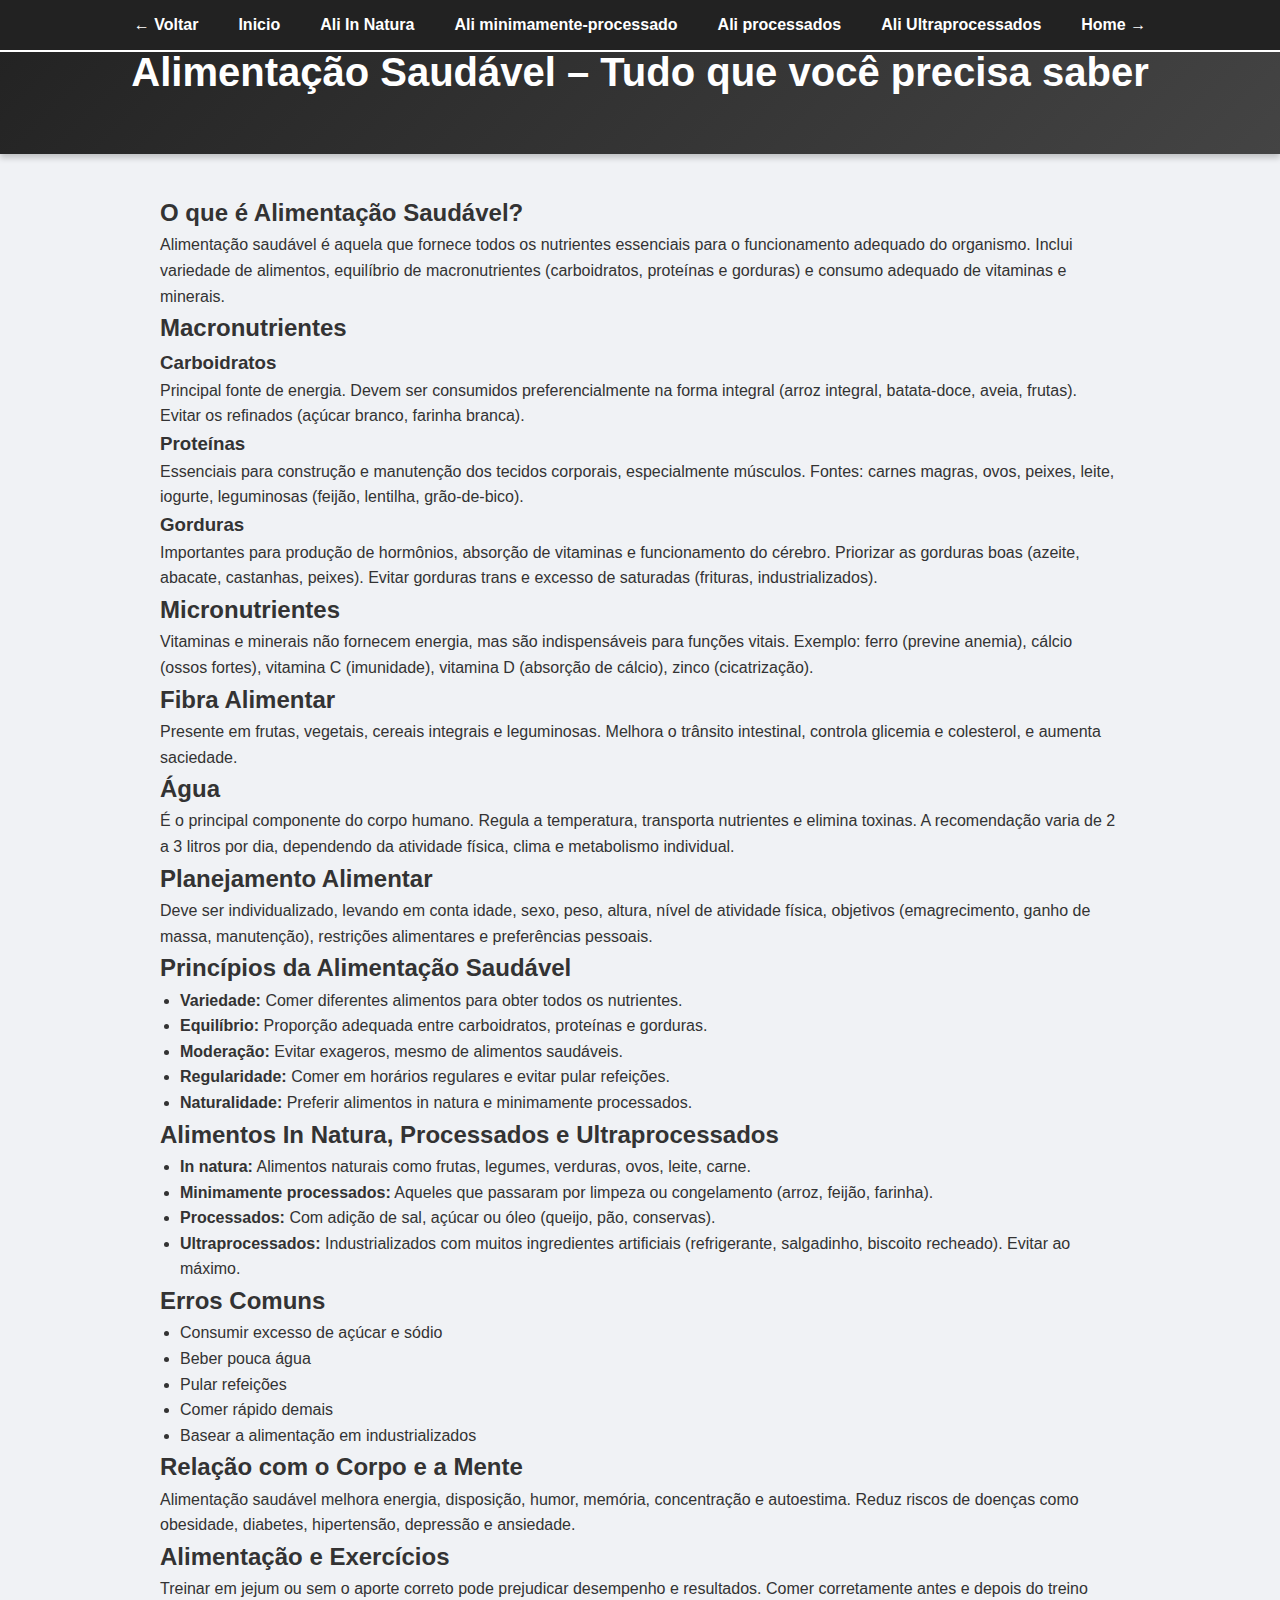
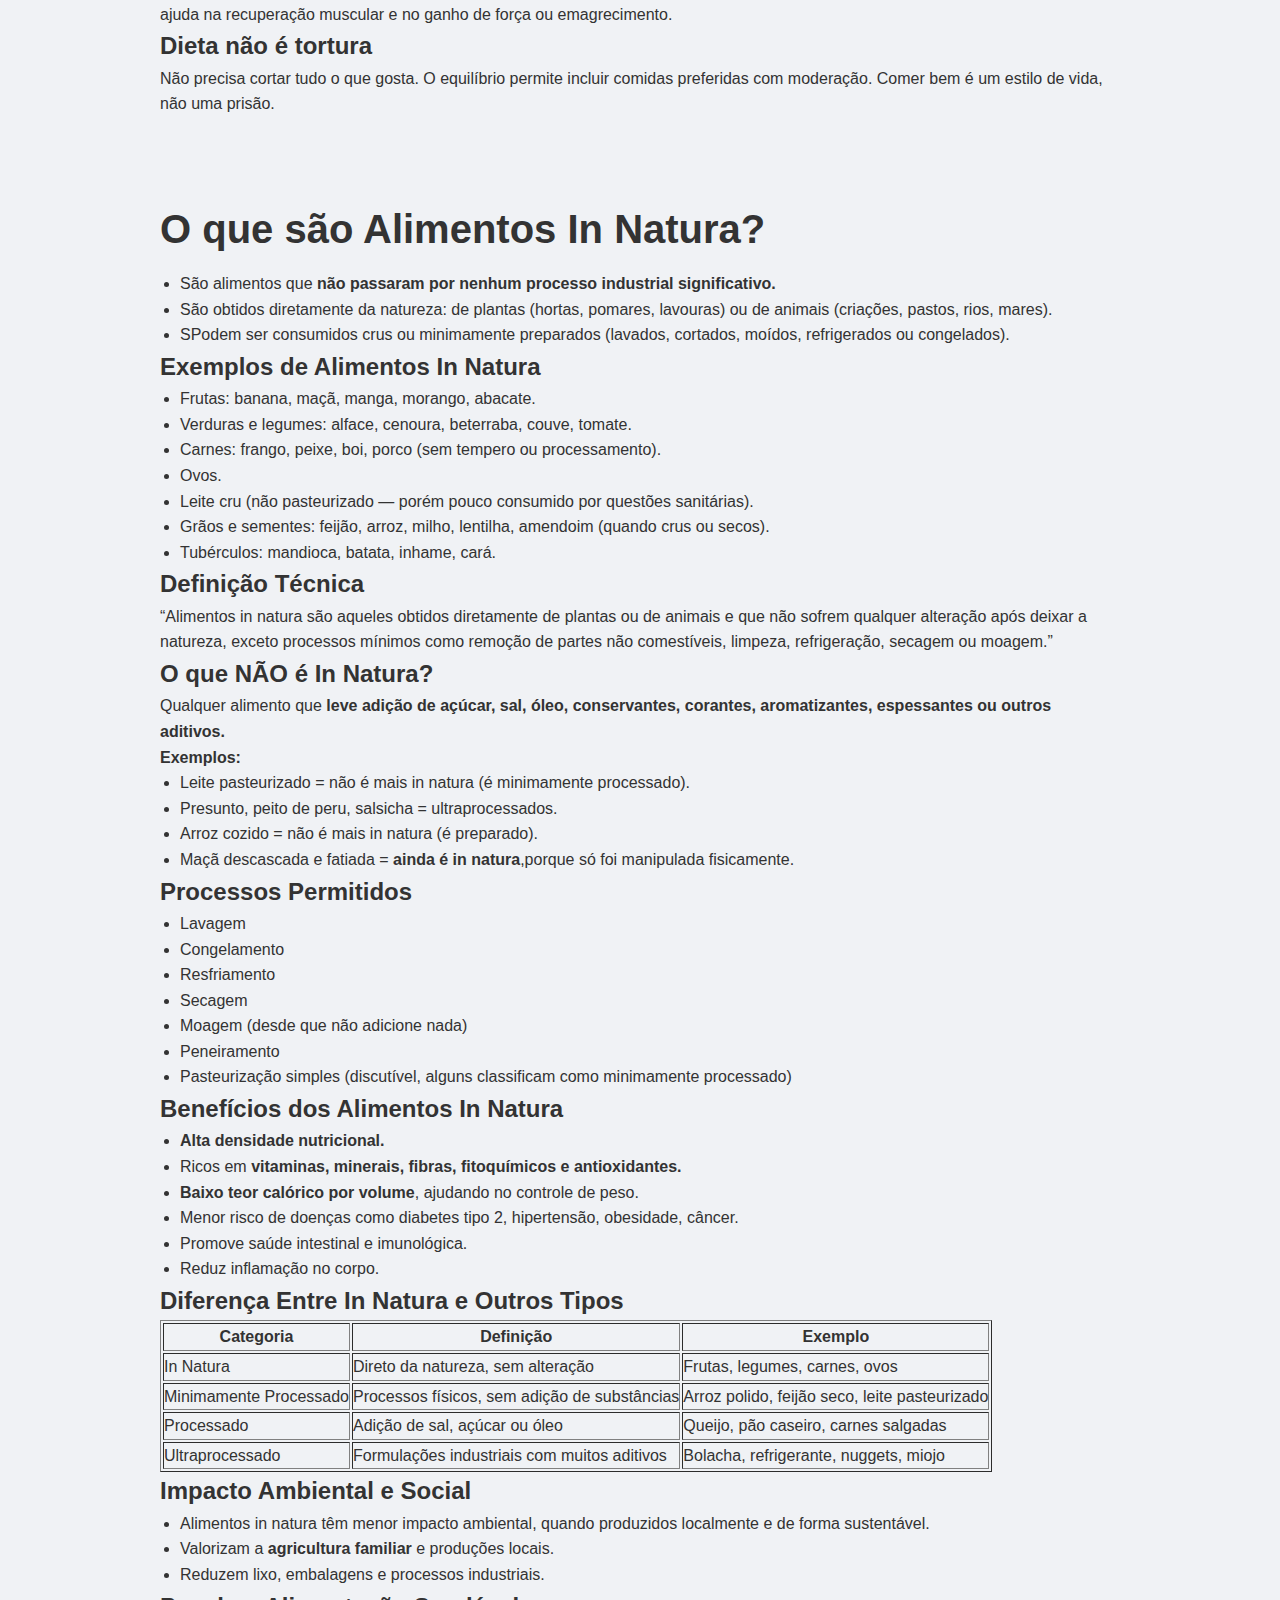
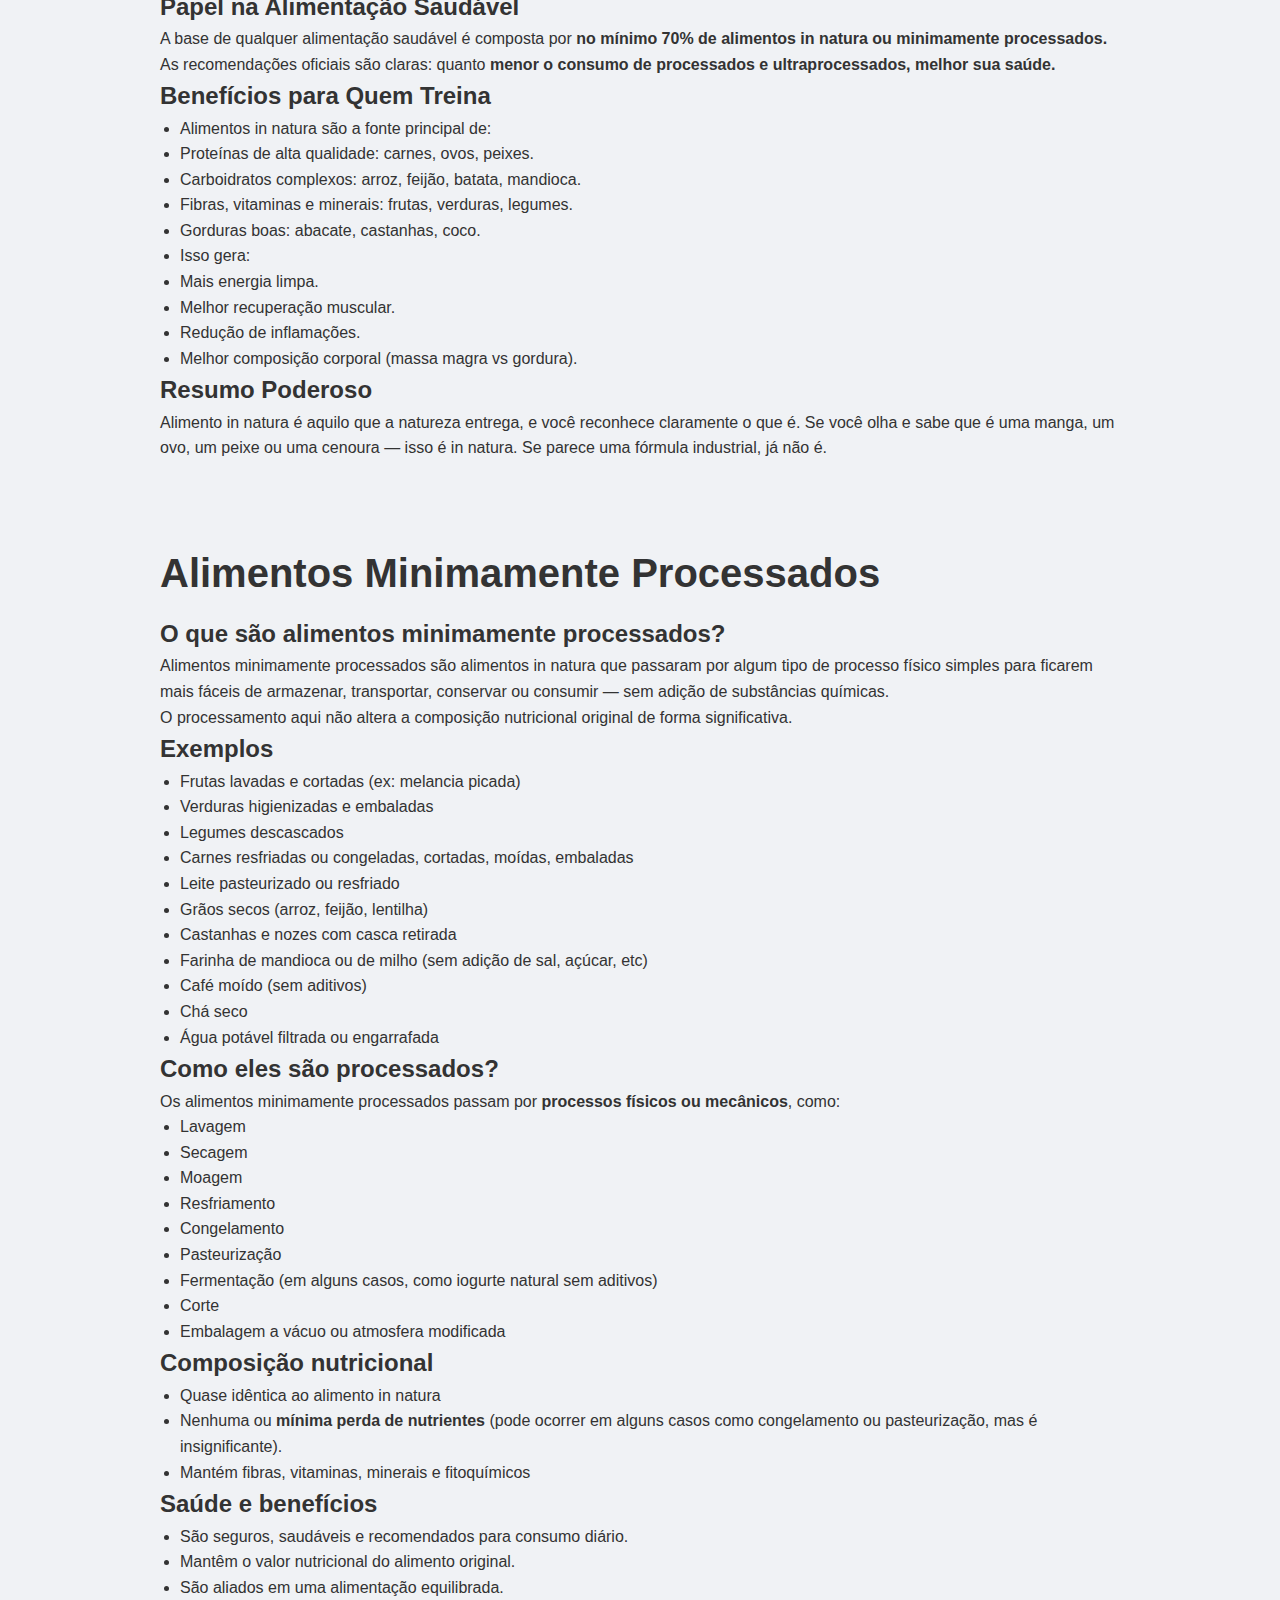
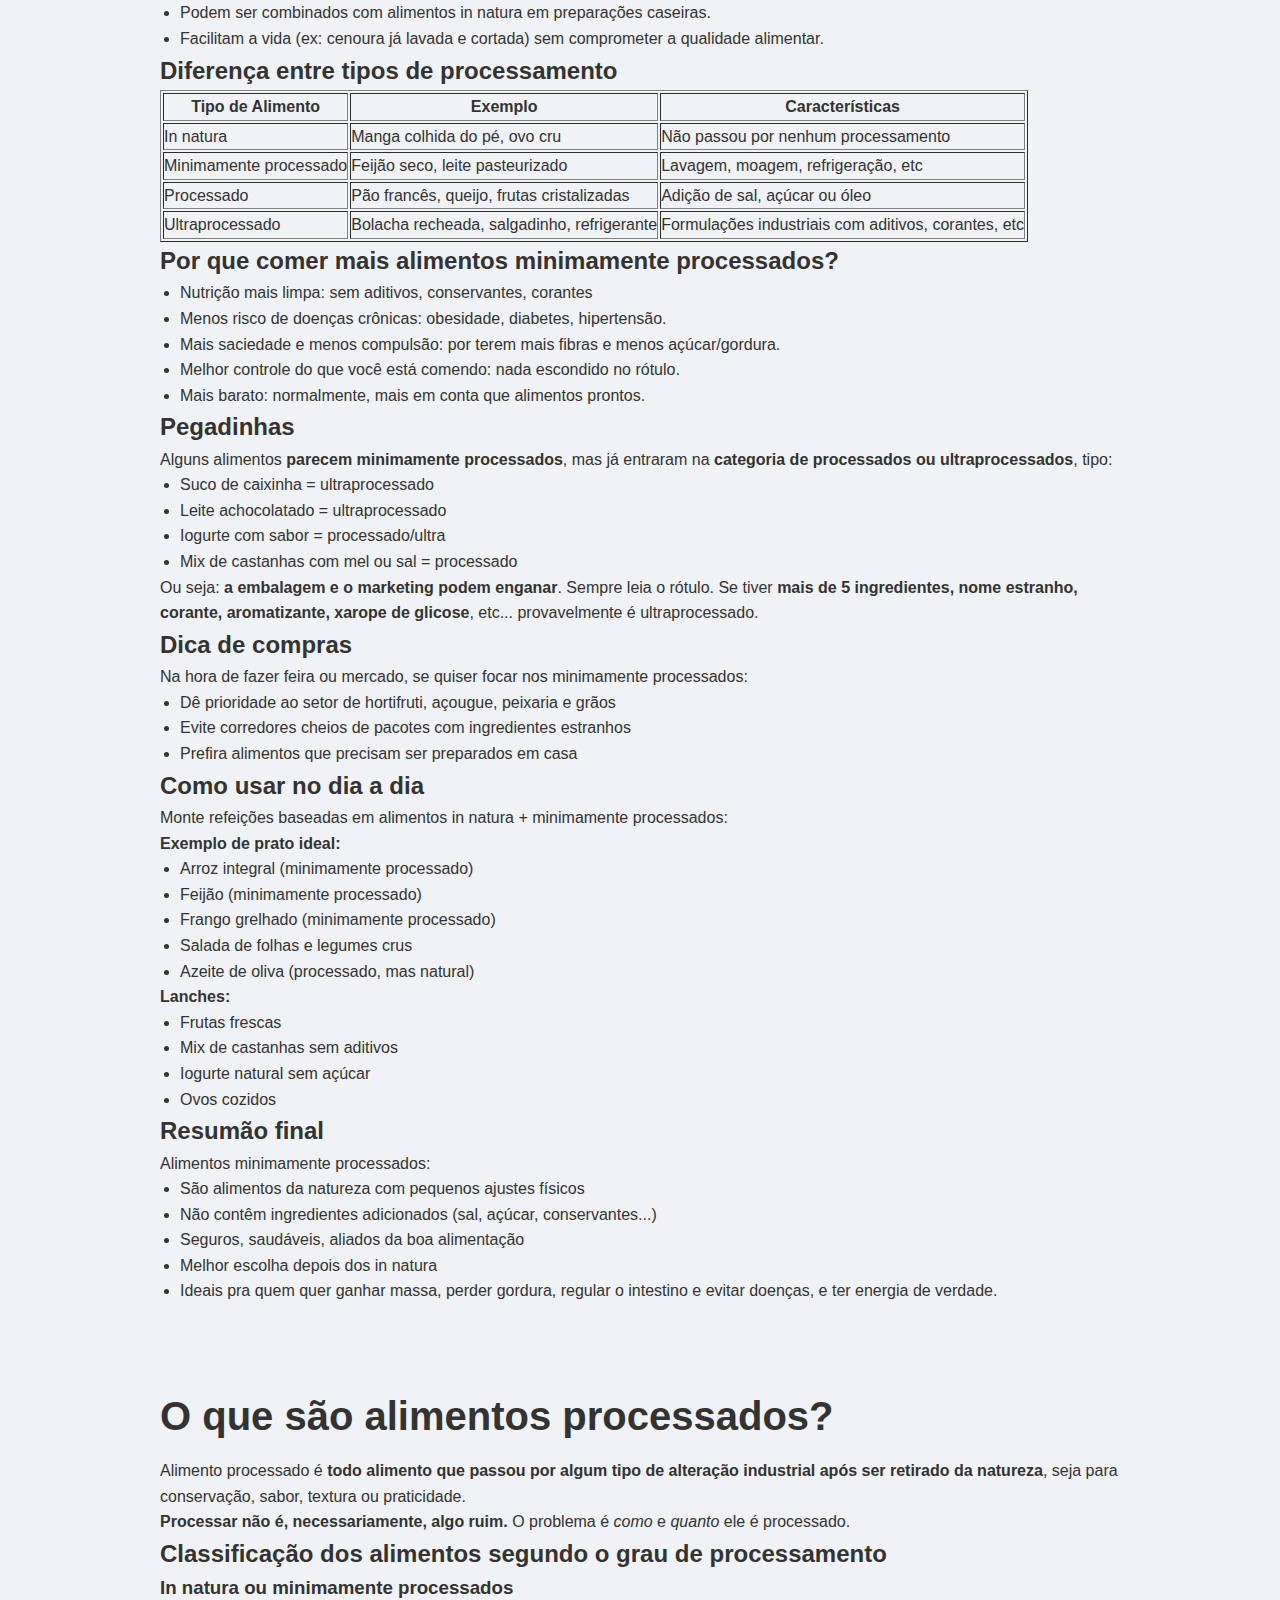
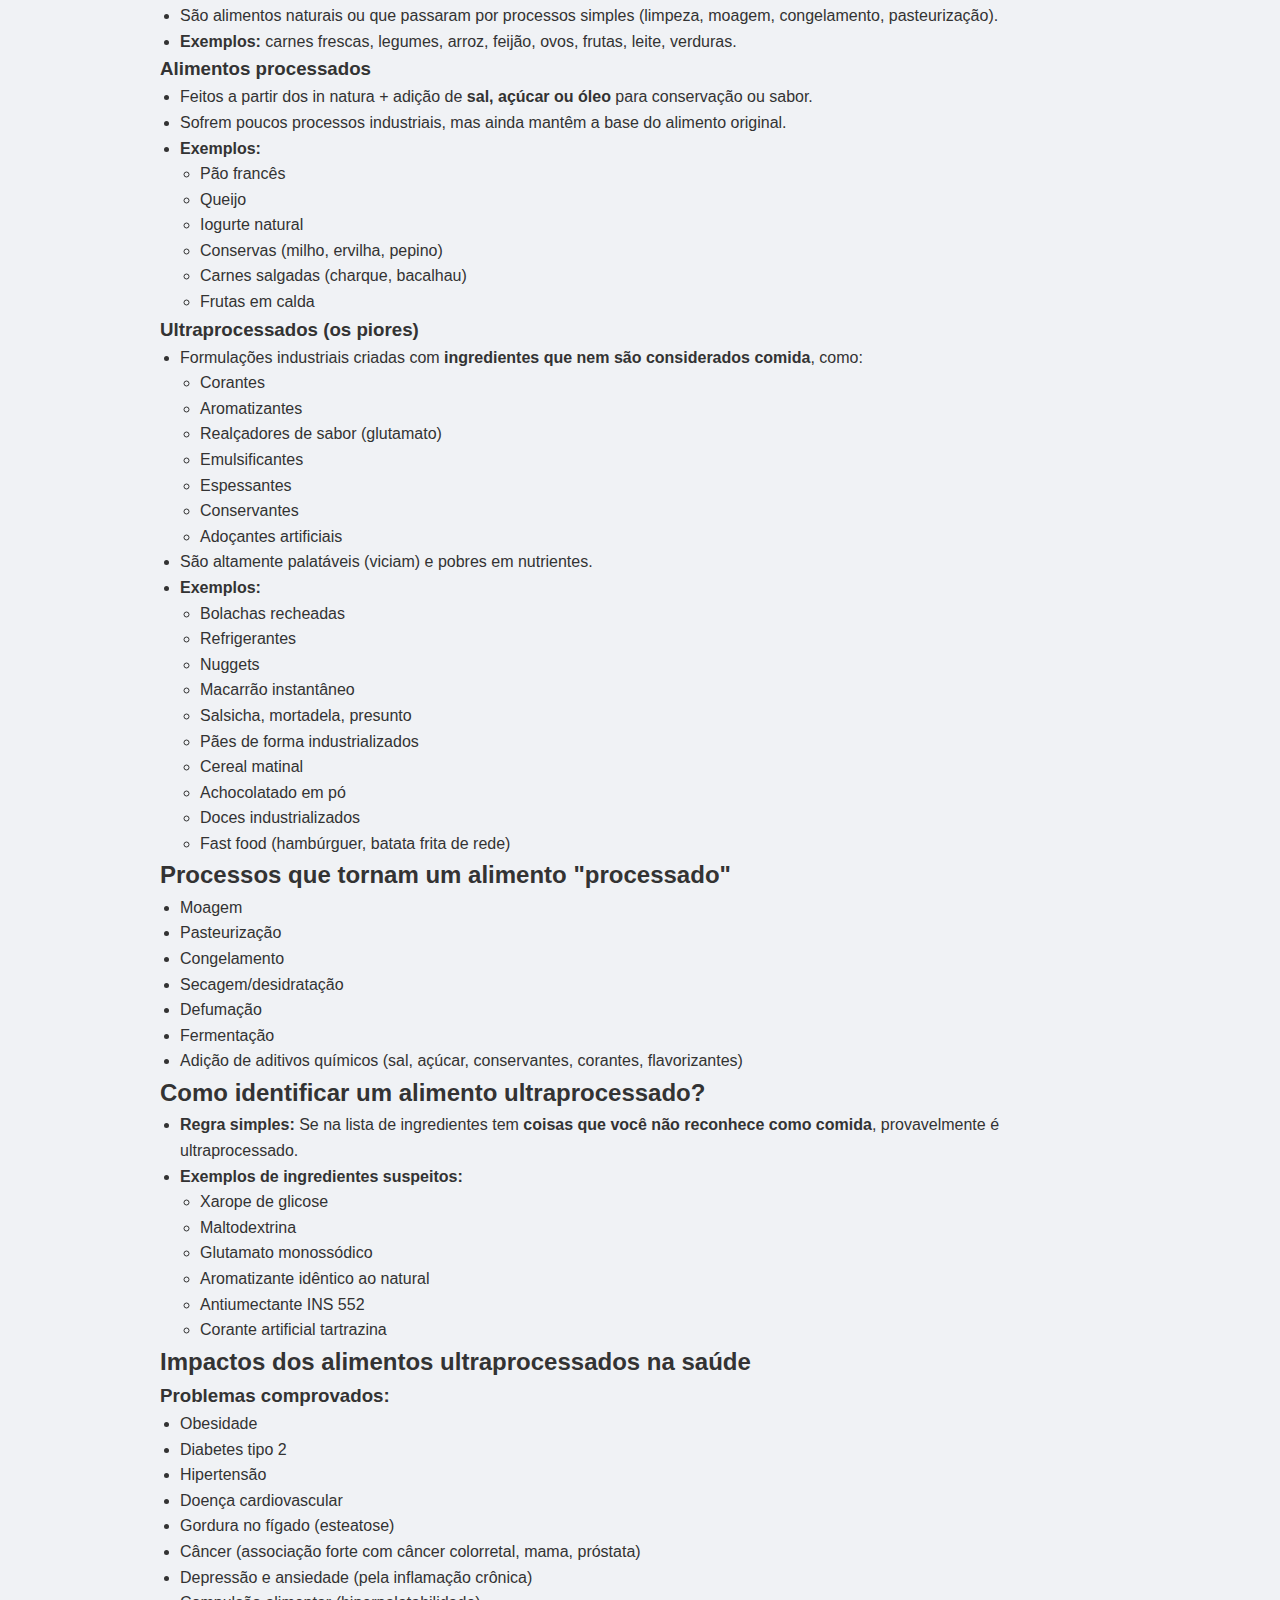
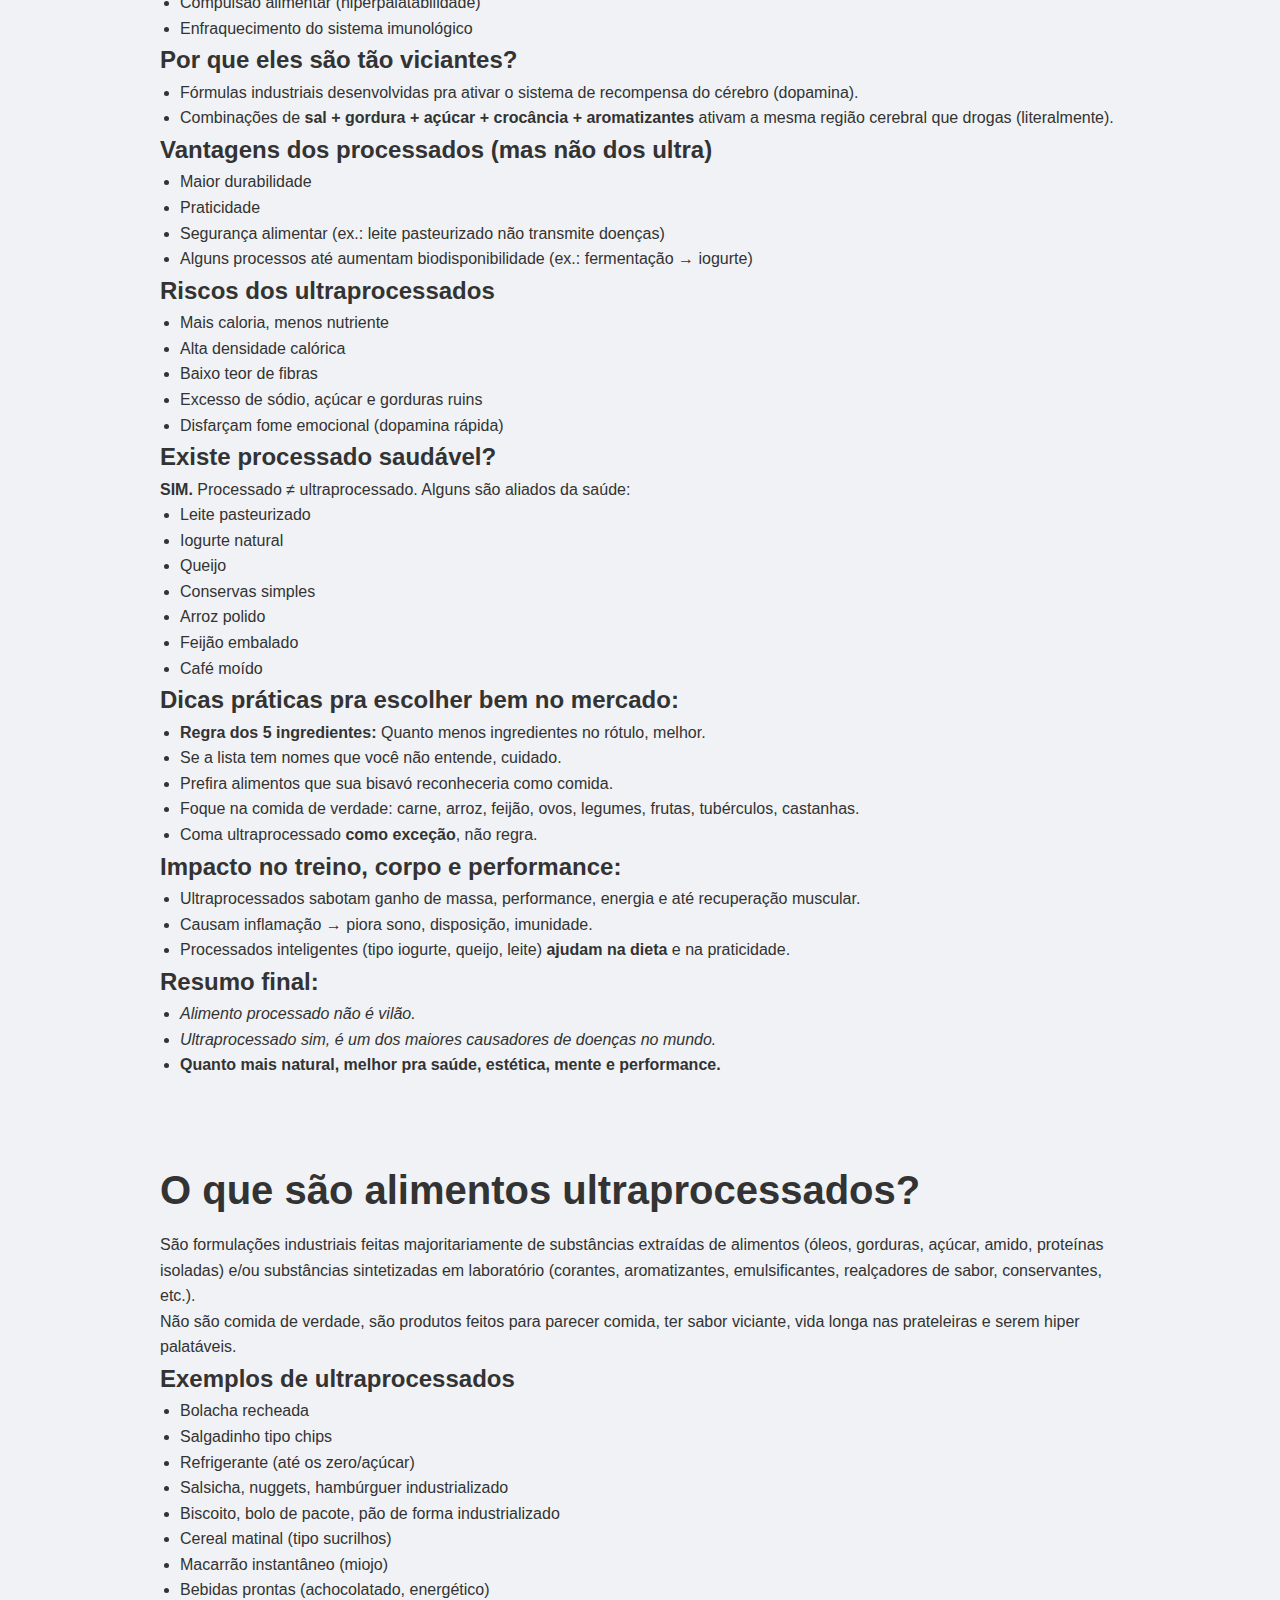
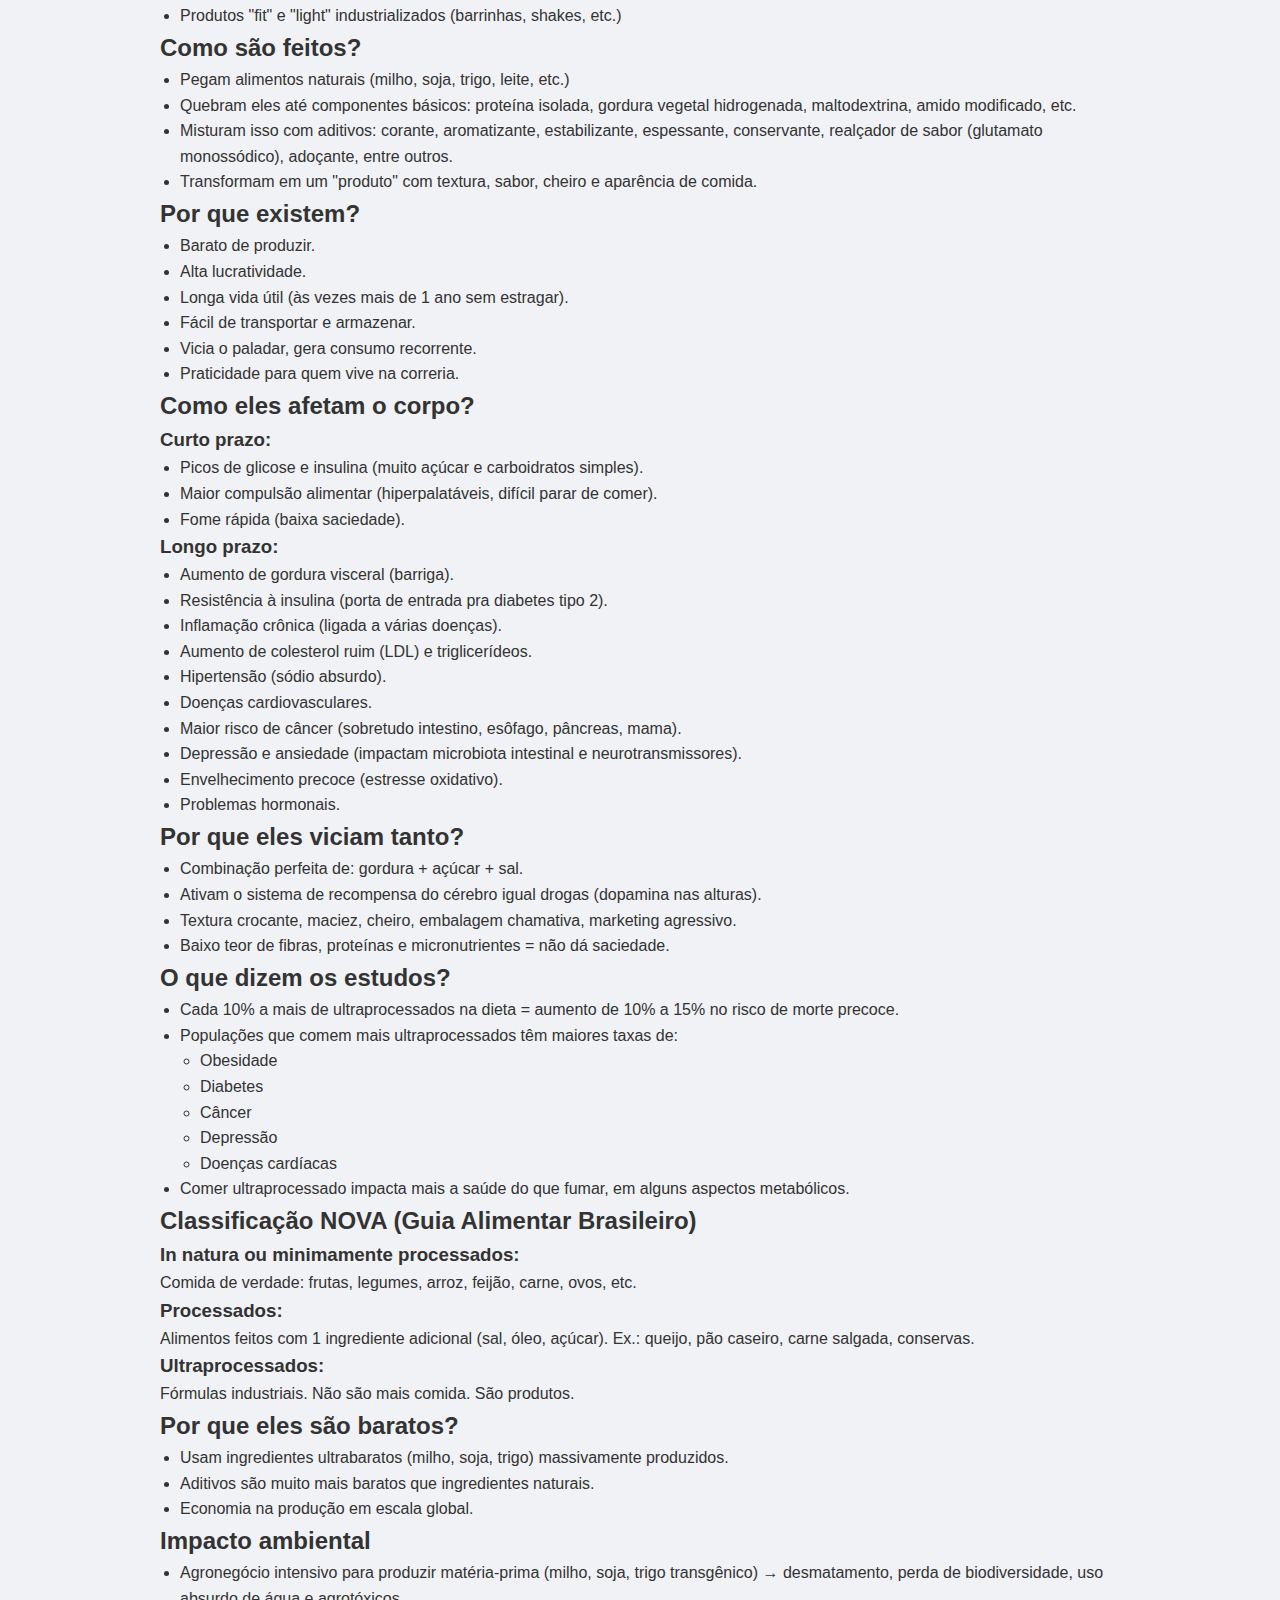
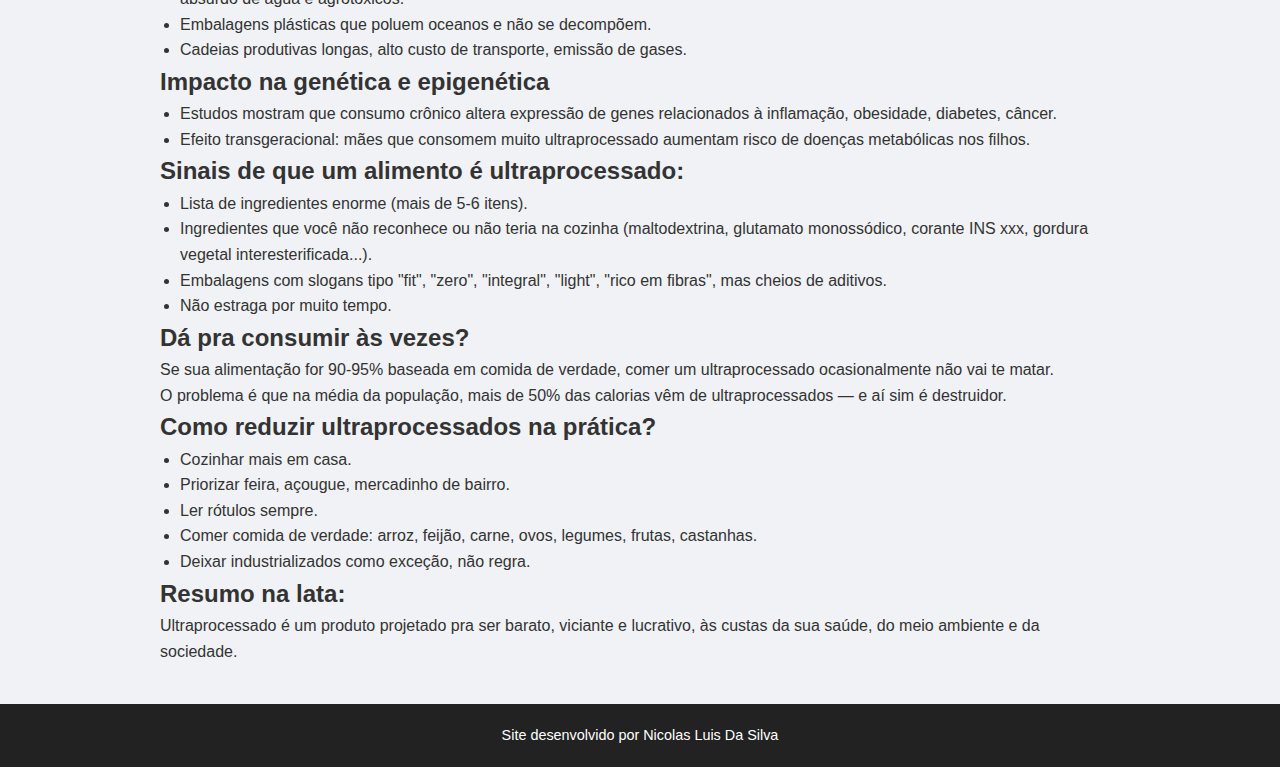
<file: Tatame de Aço alimentacao.html>
<!DOCTYPE html>
<html lang="pt-BR">

<head>
  <meta charset="UTF-8">
  <meta name="viewport" content="width=device-width, initial-scale=1.0">
  <title>Alimentação</title>
  <link rel="stylesheet" href="Tatame De Aço.css">
</head>

<body>
  <div class="navbar">
    <a href="Tatame de Aço jiujitsu.html">← Voltar</a>
    <a href="#Alimentação">Inicio</a>
    <a href="#In Natura">Ali In Natura</a>
    <a href="#minimamente-processado">Ali minimamente-processado</a>
    <a href="#alimentos-processados">Ali processados</a>
    <a href="#Ultraprocessados">Ali Ultraprocessados</a>
    <a href="index.html">Home →</a>
  </div>
  <header>
    <h1>Alimentação Saudável – Tudo que você precisa saber</h1>
  </header>

  <!-- Seção Alimentação-->
  <section id="Alimentação">
    <h2>O que é Alimentação Saudável?</h2>
    <p>Alimentação saudável é aquela que fornece todos os nutrientes essenciais para o funcionamento adequado do
      organismo. Inclui variedade de alimentos, equilíbrio de macronutrientes (carboidratos, proteínas e gorduras) e
      consumo adequado de vitaminas e minerais.</p>

    <h2>Macronutrientes</h2>
    <h3>Carboidratos</h3>
    <p>Principal fonte de energia. Devem ser consumidos preferencialmente na forma integral (arroz integral,
      batata-doce, aveia, frutas). Evitar os refinados (açúcar branco, farinha branca).</p>

    <h3>Proteínas</h3>
    <p>Essenciais para construção e manutenção dos tecidos corporais, especialmente músculos. Fontes: carnes magras,
      ovos, peixes, leite, iogurte, leguminosas (feijão, lentilha, grão-de-bico).</p>

    <h3>Gorduras</h3>
    <p>Importantes para produção de hormônios, absorção de vitaminas e funcionamento do cérebro. Priorizar as gorduras
      boas (azeite, abacate, castanhas, peixes). Evitar gorduras trans e excesso de saturadas (frituras,
      industrializados).</p>

    <h2>Micronutrientes</h2>
    <p>Vitaminas e minerais não fornecem energia, mas são indispensáveis para funções vitais. Exemplo: ferro (previne
      anemia), cálcio (ossos fortes), vitamina C (imunidade), vitamina D (absorção de cálcio), zinco (cicatrização).</p>

    <h2>Fibra Alimentar</h2>
    <p>Presente em frutas, vegetais, cereais integrais e leguminosas. Melhora o trânsito intestinal, controla glicemia e
      colesterol, e aumenta saciedade.</p>

    <h2>Água</h2>
    <p>É o principal componente do corpo humano. Regula a temperatura, transporta nutrientes e elimina toxinas. A
      recomendação varia de 2 a 3 litros por dia, dependendo da atividade física, clima e metabolismo individual.</p>

    <h2>Planejamento Alimentar</h2>
    <p>Deve ser individualizado, levando em conta idade, sexo, peso, altura, nível de atividade física, objetivos
      (emagrecimento, ganho de massa, manutenção), restrições alimentares e preferências pessoais.</p>

    <h2>Princípios da Alimentação Saudável</h2>
    <ul>
      <li><strong>Variedade:</strong> Comer diferentes alimentos para obter todos os nutrientes.</li>
      <li><strong>Equilíbrio:</strong> Proporção adequada entre carboidratos, proteínas e gorduras.</li>
      <li><strong>Moderação:</strong> Evitar exageros, mesmo de alimentos saudáveis.</li>
      <li><strong>Regularidade:</strong> Comer em horários regulares e evitar pular refeições.</li>
      <li><strong>Naturalidade:</strong> Preferir alimentos in natura e minimamente processados.</li>
    </ul>

    <h2>Alimentos In Natura, Processados e Ultraprocessados</h2>
    <ul>
      <li><strong>In natura:</strong> Alimentos naturais como frutas, legumes, verduras, ovos, leite, carne.</li>
      <li><strong>Minimamente processados:</strong> Aqueles que passaram por limpeza ou congelamento (arroz, feijão,
        farinha).</li>
      <li><strong>Processados:</strong> Com adição de sal, açúcar ou óleo (queijo, pão, conservas).</li>
      <li><strong>Ultraprocessados:</strong> Industrializados com muitos ingredientes artificiais (refrigerante,
        salgadinho, biscoito recheado). Evitar ao máximo.</li>
    </ul>

    <h2>Erros Comuns</h2>
    <ul>
      <li>Consumir excesso de açúcar e sódio</li>
      <li>Beber pouca água</li>
      <li>Pular refeições</li>
      <li>Comer rápido demais</li>
      <li>Basear a alimentação em industrializados</li>
    </ul>

    <h2>Relação com o Corpo e a Mente</h2>
    <p>Alimentação saudável melhora energia, disposição, humor, memória, concentração e autoestima. Reduz riscos de
      doenças como obesidade, diabetes, hipertensão, depressão e ansiedade.</p>

    <h2>Alimentação e Exercícios</h2>
    <p>Treinar em jejum ou sem o aporte correto pode prejudicar desempenho e resultados. Comer corretamente antes e
      depois do treino ajuda na recuperação muscular e no ganho de força ou emagrecimento.</p>

    <h2>Dieta não é tortura</h2>
    <p>Não precisa cortar tudo o que gosta. O equilíbrio permite incluir comidas preferidas com moderação. Comer bem é
      um estilo de vida, não uma prisão.</p>
  </section>

  <!-- Seção In Natura-->
  <section id="In Natura">
    <h1>O que são Alimentos In Natura?</h1>
    <ul>
    <li>São alimentos que <strong>não passaram por nenhum processo industrial significativo.</strong></li> 
    <li>São obtidos diretamente da natureza: de plantas (hortas, pomares, lavouras) ou de animais (criações, pastos, rios, mares).</li>
    <li>SPodem ser consumidos crus ou minimamente preparados (lavados, cortados, moídos, refrigerados ou congelados).</li>
    </ul>

    <h2>Exemplos de Alimentos In Natura</h2>
    <ul>
      <li>Frutas: banana, maçã, manga, morango, abacate.</li>
      <li>Verduras e legumes: alface, cenoura, beterraba, couve, tomate.</li>
      <li>Carnes: frango, peixe, boi, porco (sem tempero ou processamento).</li>
      <li>Ovos.</li>
      <li>Leite cru (não pasteurizado — porém pouco consumido por questões sanitárias).</li>
      <li>Grãos e sementes: feijão, arroz, milho, lentilha, amendoim (quando crus ou secos).</li>
      <li>Tubérculos: mandioca, batata, inhame, cará.</li>
    </ul>

    <h2>Definição Técnica</h2>
    <p>“Alimentos in natura são aqueles obtidos diretamente de plantas ou de animais e que não sofrem qualquer alteração
      após deixar a natureza, exceto processos mínimos como remoção de partes não comestíveis, limpeza, refrigeração,
      secagem ou moagem.”</p>

    <h2>O que NÃO é In Natura?</h2>
    <p>Qualquer alimento que <strong>leve adição de açúcar, sal, óleo, conservantes, corantes, aromatizantes, espessantes ou
      outros aditivos.</strong></p>
    <p><strong>Exemplos:</strong></p>
    <ul>
      <li>Leite pasteurizado = não é mais in natura (é minimamente processado).</li>
      <li>Presunto, peito de peru, salsicha = ultraprocessados.</li>
      <li>Arroz cozido = não é mais in natura (é preparado).</li>
      <li>Maçã descascada e fatiada = <strong>ainda é in natura</strong>,porque só foi manipulada fisicamente.</li>
    </ul>

    <h2>Processos Permitidos</h2>
    <ul>
      <li>Lavagem</li>
      <li>Congelamento</li>
      <li>Resfriamento</li>
      <li>Secagem</li>
      <li>Moagem (desde que não adicione nada)</li>
      <li>Peneiramento</li>
      <li>Pasteurização simples (discutível, alguns classificam como minimamente processado)</li>
    </ul>

    <h2>Benefícios dos Alimentos In Natura</h2>
    <ul>
      <li><strong>Alta densidade nutricional.</strong></li>
      <li>Ricos em <strong>vitaminas, minerais, fibras, fitoquímicos e antioxidantes.</strong></li>
      <li><strong>Baixo teor calórico por volume</strong>, ajudando no controle de peso.</li>
      <li>Menor risco de doenças como diabetes tipo 2, hipertensão, obesidade, câncer.</li>
      <li>Promove saúde intestinal e imunológica.</li>
      <li>Reduz inflamação no corpo.</li>
    </ul>

    <h2>Diferença Entre In Natura e Outros Tipos</h2>
    <table border=\"1\">
      <tr>
        <th>Categoria</th>
        <th>Definição</th>
        <th>Exemplo</th>
      </tr>
      <tr>
        <td>In Natura</td>
        <td>Direto da natureza, sem alteração</td>
        <td>Frutas, legumes, carnes, ovos</td>
      </tr>
      <tr>
        <td>Minimamente Processado</td>
        <td>Processos físicos, sem adição de substâncias</td>
        <td>Arroz polido, feijão seco, leite pasteurizado</td>
      </tr>
      <tr>
        <td>Processado</td>
        <td>Adição de sal, açúcar ou óleo</td>
        <td>Queijo, pão caseiro, carnes salgadas</td>
      </tr>
      <tr>
        <td>Ultraprocessado</td>
        <td>Formulações industriais com muitos aditivos</td>
        <td>Bolacha, refrigerante, nuggets, miojo</td>
      </tr>
    </table>

    <h2>Impacto Ambiental e Social</h2>
    <ul>
      <li>Alimentos in natura têm menor impacto ambiental, quando produzidos localmente e de forma sustentável.</li>
      <li>Valorizam a <strong>agricultura familiar</strong> e produções locais.</li>
      <li>Reduzem lixo, embalagens e processos industriais.</li>
    </ul>

    <h2>Papel na Alimentação Saudável</h2>
    <p>A base de qualquer alimentação saudável é composta por <strong>no mínimo 70% de alimentos in natura ou minimamente
      processados.</strong></p>
    <p>As recomendações oficiais são claras: quanto <strong>menor o consumo de processados e ultraprocessados, melhor sua saúde.</strong></p>

    <h2>Benefícios para Quem Treina</h2>
    <ul>
      <li>Alimentos in natura são a fonte principal de:</li>
      <li>Proteínas de alta qualidade: carnes, ovos, peixes.</li>
      <li>Carboidratos complexos: arroz, feijão, batata, mandioca.</li>
      <li>Fibras, vitaminas e minerais: frutas, verduras, legumes.</li>
      <li>Gorduras boas: abacate, castanhas, coco.</li>
    </ul>
    <ul>
      <li>Isso gera:</li>
      <li>Mais energia limpa.</li>
      <li>Melhor recuperação muscular.</li>
      <li>Redução de inflamações.</li>
      <li>Melhor composição corporal (massa magra vs gordura).</li>
    </ul>

    <h2> Resumo Poderoso</h2>
    <p>Alimento in natura é aquilo que a natureza entrega, e você reconhece claramente o que é. Se você olha e sabe que
      é uma manga, um ovo, um peixe ou uma cenoura — isso é in natura. Se parece uma fórmula industrial, já não é.</p>
  </section>

  <!-- Seção MP -->
   <section id="minimamente-processado">
  <h1>Alimentos Minimamente Processados</h1>

  <h2>O que são alimentos minimamente processados?</h2>
  <p>Alimentos minimamente processados são alimentos in natura que passaram por algum tipo de processo físico simples para ficarem mais fáceis de armazenar, transportar, conservar ou consumir — sem adição de substâncias químicas.</p>
  <p>O processamento aqui não altera a composição nutricional original de forma significativa.</p>

  <h2>Exemplos</h2>
  <ul>
    <li>Frutas lavadas e cortadas (ex: melancia picada)</li>
    <li>Verduras higienizadas e embaladas</li>
    <li>Legumes descascados</li>
    <li>Carnes resfriadas ou congeladas, cortadas, moídas, embaladas</li>
    <li>Leite pasteurizado ou resfriado</li>
    <li>Grãos secos (arroz, feijão, lentilha)</li>
    <li>Castanhas e nozes com casca retirada</li>
    <li>Farinha de mandioca ou de milho (sem adição de sal, açúcar, etc)</li>
    <li>Café moído (sem aditivos)</li>
    <li>Chá seco</li>
    <li>Água potável filtrada ou engarrafada</li>
  </ul>

  <h2>Como eles são processados?</h2>
  <p>Os alimentos minimamente processados passam por <strong>processos físicos ou mecânicos</strong>, como:</p>
  <ul>
    <li>Lavagem</li>
    <li>Secagem</li>
    <li>Moagem</li>
    <li>Resfriamento</li>
    <li>Congelamento</li>
    <li>Pasteurização</li>
    <li>Fermentação (em alguns casos, como iogurte natural sem aditivos)</li>
    <li>Corte</li>
    <li>Embalagem a vácuo ou atmosfera modificada</li>
  </ul>

  <h2>Composição nutricional</h2>
  <ul>
    <li>Quase idêntica ao alimento in natura</li>
    <li>Nenhuma ou <strong>mínima perda de nutrientes</strong> (pode ocorrer em alguns casos como congelamento ou pasteurização, mas é insignificante).</li>
    <li>Mantém fibras, vitaminas, minerais e fitoquímicos</li>
  </ul>

  <h2>Saúde e benefícios</h2>
  <ul>
    <li>São seguros, saudáveis e recomendados para consumo diário.</li>
    <li>Mantêm o valor nutricional do alimento original.</li>
    <li>São aliados em uma alimentação equilibrada.</li>
    <li>Podem ser combinados com alimentos in natura em preparações caseiras.</li>
    <li>Facilitam a vida (ex: cenoura já lavada e cortada) sem comprometer a qualidade alimentar.</li>
  </ul>

  <h2>Diferença entre tipos de processamento</h2>
  <table border=\"1\">
    <thead>
      <tr>
        <th>Tipo de Alimento</th>
        <th>Exemplo</th>
        <th>Características</th>
      </tr>
    </thead>
    <tbody>
      <tr>
        <td>In natura</td>
        <td>Manga colhida do pé, ovo cru</td>
        <td>Não passou por nenhum processamento</td>
      </tr>
      <tr>
        <td>Minimamente processado</td>
        <td>Feijão seco, leite pasteurizado</td>
        <td>Lavagem, moagem, refrigeração, etc</td>
      </tr>
      <tr>
        <td>Processado</td>
        <td>Pão francês, queijo, frutas cristalizadas</td>
        <td>Adição de sal, açúcar ou óleo</td>
      </tr>
      <tr>
        <td>Ultraprocessado</td>
        <td>Bolacha recheada, salgadinho, refrigerante</td>
        <td>Formulações industriais com aditivos, corantes, etc</td>
      </tr>
    </tbody>
  </table>

  <h2>Por que comer mais alimentos minimamente processados?</h2>
  <ul>
    <li>Nutrição mais limpa: sem aditivos, conservantes, corantes</li>
    <li>Menos risco de doenças crônicas: obesidade, diabetes, hipertensão.</li>
    <li>Mais saciedade e menos compulsão: por terem mais fibras e menos açúcar/gordura.</li>
    <li>Melhor controle do que você está comendo: nada escondido no rótulo.</li>
    <li>Mais barato: normalmente, mais em conta que alimentos prontos.</li>
  </ul>

  <h2>Pegadinhas</h2>
  <p>Alguns alimentos <strong>parecem minimamente processados</strong>, mas já entraram na <strong>categoria de processados ou ultraprocessados</strong>, tipo:</p>
  <ul>
    <li>Suco de caixinha = ultraprocessado</li>
    <li>Leite achocolatado = ultraprocessado</li>
    <li>Iogurte com sabor = processado/ultra</li>
    <li>Mix de castanhas com mel ou sal = processado</li>
  </ul>
  <p>Ou seja: <strong>a embalagem e o marketing podem enganar</strong>. Sempre leia o rótulo. Se tiver <strong>mais de 5 ingredientes, nome estranho, corante, aromatizante, xarope de glicose</strong>, etc... provavelmente é ultraprocessado.</p>

  <h2>Dica de compras</h2>
  <p>Na hora de fazer feira ou mercado, se quiser focar nos minimamente processados:</p>
  <ul>
    <li>Dê prioridade ao setor de hortifruti, açougue, peixaria e grãos</li>
    <li>Evite corredores cheios de pacotes com ingredientes estranhos</li>
    <li>Prefira alimentos que precisam ser preparados em casa</li>
  </ul>

  <h2>Como usar no dia a dia</h2>
  <p>Monte refeições baseadas em alimentos in natura + minimamente processados:</p>
  <p><strong>Exemplo de prato ideal:</strong></p>
  <ul>
    <li>Arroz integral (minimamente processado)</li>
    <li>Feijão (minimamente processado)</li>
    <li>Frango grelhado (minimamente processado)</li>
    <li>Salada de folhas e legumes crus</li>
    <li>Azeite de oliva (processado, mas natural)</li>
  </ul>
  <p><strong>Lanches:</strong></p>
  <ul>
    <li>Frutas frescas</li>
    <li>Mix de castanhas sem aditivos</li>
    <li>Iogurte natural sem açúcar</li>
    <li>Ovos cozidos</li>
  </ul>

  <h2>Resumão final</h2>
  <p>Alimentos minimamente processados:</p>
  <ul>
    <li>São alimentos da natureza com pequenos ajustes físicos</li>
    <li>Não contêm ingredientes adicionados (sal, açúcar, conservantes...)</li>
    <li>Seguros, saudáveis, aliados da boa alimentação</li>
    <li>Melhor escolha depois dos in natura</li>
    <li>Ideais pra quem quer ganhar massa, perder gordura, regular o intestino e evitar doenças, e ter energia de verdade.</li>
  </ul>
</section>

<!-- Seção Processados-->
 <section id="alimentos-processados">
  <h1>O que são alimentos processados?</h1>
  <p>Alimento processado é <strong>todo alimento que passou por algum tipo de alteração industrial após ser retirado da natureza</strong>, seja para conservação, sabor, textura ou praticidade.</p>
  <p><strong>Processar não é, necessariamente, algo ruim.</strong> O problema é <em>como</em> e <em>quanto</em> ele é processado.</p>

  <h2>Classificação dos alimentos segundo o grau de processamento</h2>

  <h3><strong>In natura ou minimamente processados</strong></h3>
  <ul>
    <li>São alimentos naturais ou que passaram por processos simples (limpeza, moagem, congelamento, pasteurização).</li>
    <li><strong>Exemplos:</strong> carnes frescas, legumes, arroz, feijão, ovos, frutas, leite, verduras.</li>
  </ul>

  <h3><strong>Alimentos processados</strong></h3>
  <ul>
    <li>Feitos a partir dos in natura + adição de <strong>sal, açúcar ou óleo</strong> para conservação ou sabor.</li>
    <li>Sofrem poucos processos industriais, mas ainda mantêm a base do alimento original.</li>
    <li><strong>Exemplos:</strong>
      <ul>
        <li>Pão francês</li>
        <li>Queijo</li>
        <li>Iogurte natural</li>
        <li>Conservas (milho, ervilha, pepino)</li>
        <li>Carnes salgadas (charque, bacalhau)</li>
        <li>Frutas em calda</li>
      </ul>
    </li>
  </ul>

  <h3><strong>Ultraprocessados (os piores)</strong></h3>
  <ul>
    <li>Formulações industriais criadas com <strong>ingredientes que nem são considerados comida</strong>, como:
      <ul>
        <li>Corantes</li>
        <li>Aromatizantes</li>
        <li>Realçadores de sabor (glutamato)</li>
        <li>Emulsificantes</li>
        <li>Espessantes</li>
        <li>Conservantes</li>
        <li>Adoçantes artificiais</li>
      </ul>
    </li>
    <li>São altamente palatáveis (viciam) e pobres em nutrientes.</li>
    <li><strong>Exemplos:</strong>
      <ul>
        <li>Bolachas recheadas</li>
        <li>Refrigerantes</li>
        <li>Nuggets</li>
        <li>Macarrão instantâneo</li>
        <li>Salsicha, mortadela, presunto</li>
        <li>Pães de forma industrializados</li>
        <li>Cereal matinal</li>
        <li>Achocolatado em pó</li>
        <li>Doces industrializados</li>
        <li>Fast food (hambúrguer, batata frita de rede)</li>
      </ul>
    </li>
  </ul>

  <h2>Processos que tornam um alimento "processado"</h2>
  <ul>
    <li>Moagem</li>
    <li>Pasteurização</li>
    <li>Congelamento</li>
    <li>Secagem/desidratação</li>
    <li>Defumação</li>
    <li>Fermentação</li>
    <li>Adição de aditivos químicos (sal, açúcar, conservantes, corantes, flavorizantes)</li>
  </ul>

  <h2>Como identificar um alimento ultraprocessado?</h2>
  <ul>
    <li><strong>Regra simples:</strong> Se na lista de ingredientes tem <strong>coisas que você não reconhece como comida</strong>, provavelmente é ultraprocessado.</li>
    <li><strong>Exemplos de ingredientes suspeitos:</strong>
      <ul>
        <li>Xarope de glicose</li>
        <li>Maltodextrina</li>
        <li>Glutamato monossódico</li>
        <li>Aromatizante idêntico ao natural</li>
        <li>Antiumectante INS 552</li>
        <li>Corante artificial tartrazina</li>
      </ul>
    </li>
  </ul>

  <h2>Impactos dos alimentos ultraprocessados na saúde</h2>
  <h3>Problemas comprovados:</h3>
  <ul>
    <li>Obesidade</li>
    <li>Diabetes tipo 2</li>
    <li>Hipertensão</li>
    <li>Doença cardiovascular</li>
    <li>Gordura no fígado (esteatose)</li>
    <li>Câncer (associação forte com câncer colorretal, mama, próstata)</li>
    <li>Depressão e ansiedade (pela inflamação crônica)</li>
    <li>Compulsão alimentar (hiperpalatabilidade)</li>
    <li>Enfraquecimento do sistema imunológico</li>
  </ul>

  <h2>Por que eles são tão viciantes?</h2>
  <ul>
    <li>Fórmulas industriais desenvolvidas pra ativar o sistema de recompensa do cérebro (dopamina).</li>
    <li>Combinações de <strong>sal + gordura + açúcar + crocância + aromatizantes</strong> ativam a mesma região cerebral que drogas (literalmente).</li>
  </ul>

  <h2>Vantagens dos processados (mas não dos ultra)</h2>
  <ul>
    <li>Maior durabilidade</li>
    <li>Praticidade</li>
    <li>Segurança alimentar (ex.: leite pasteurizado não transmite doenças)</li>
    <li>Alguns processos até aumentam biodisponibilidade (ex.: fermentação → iogurte)</li>
  </ul>

  <h2>Riscos dos ultraprocessados</h2>
  <ul>
    <li>Mais caloria, menos nutriente</li>
    <li>Alta densidade calórica</li>
    <li>Baixo teor de fibras</li>
    <li>Excesso de sódio, açúcar e gorduras ruins</li>
    <li>Disfarçam fome emocional (dopamina rápida)</li>
  </ul>

  <h2>Existe processado saudável?</h2>
  <p><strong>SIM.</strong> Processado ≠ ultraprocessado. Alguns são aliados da saúde:</p>
  <ul>
    <li>Leite pasteurizado</li>
    <li>Iogurte natural</li>
    <li>Queijo</li>
    <li>Conservas simples</li>
    <li>Arroz polido</li>
    <li>Feijão embalado</li>
    <li>Café moído</li>
  </ul>

  <h2>Dicas práticas pra escolher bem no mercado:</h2>
  <ul>
    <li><strong>Regra dos 5 ingredientes:</strong> Quanto menos ingredientes no rótulo, melhor.</li>
    <li>Se a lista tem nomes que você não entende, cuidado.</li>
    <li>Prefira alimentos que sua bisavó reconheceria como comida.</li>
    <li>Foque na comida de verdade: carne, arroz, feijão, ovos, legumes, frutas, tubérculos, castanhas.</li>
    <li>Coma ultraprocessado <strong>como exceção</strong>, não regra.</li>
  </ul>

  <h2>Impacto no treino, corpo e performance:</h2>
  <ul>
    <li>Ultraprocessados sabotam ganho de massa, performance, energia e até recuperação muscular.</li>
    <li>Causam inflamação → piora sono, disposição, imunidade.</li>
    <li>Processados inteligentes (tipo iogurte, queijo, leite) <strong>ajudam na dieta</strong> e na praticidade.</li>
  </ul>

  <h2>Resumo final:</h2>
  <ul>
    <li><em>Alimento processado não é vilão.</em></li>
    <li><em>Ultraprocessado sim, é um dos maiores causadores de doenças no mundo.</em></li>
    <li><strong>Quanto mais natural, melhor pra saúde, estética, mente e performance.</strong></li>
  </ul>
</section>

<!-- Seção Ultraprocessados-->
 <section id="Ultraprocessados">

<h1>O que são alimentos ultraprocessados?</h1>
<p>São formulações industriais feitas majoritariamente de substâncias extraídas de alimentos (óleos, gorduras, açúcar, amido, proteínas isoladas) e/ou substâncias sintetizadas em laboratório (corantes, aromatizantes, emulsificantes, realçadores de sabor, conservantes, etc.).</p>

<p>Não são comida de verdade, são produtos feitos para parecer comida, ter sabor viciante, vida longa nas prateleiras e serem hiper palatáveis.</p>

<h2>Exemplos de ultraprocessados</h2>
<ul>
  <li>Bolacha recheada</li>
  <li>Salgadinho tipo chips</li>
  <li>Refrigerante (até os zero/açúcar)</li>
  <li>Salsicha, nuggets, hambúrguer industrializado</li>
  <li>Biscoito, bolo de pacote, pão de forma industrializado</li>
  <li>Cereal matinal (tipo sucrilhos)</li>
  <li>Macarrão instantâneo (miojo)</li>
  <li>Bebidas prontas (achocolatado, energético)</li>
  <li>Produtos "fit" e "light" industrializados (barrinhas, shakes, etc.)</li>
</ul>

<h2>Como são feitos?</h2>
<ul>
  <li>Pegam alimentos naturais (milho, soja, trigo, leite, etc.)</li>
  <li>Quebram eles até componentes básicos: proteína isolada, gordura vegetal hidrogenada, maltodextrina, amido modificado, etc.</li>
  <li>Misturam isso com aditivos: corante, aromatizante, estabilizante, espessante, conservante, realçador de sabor (glutamato monossódico), adoçante, entre outros.</li>
  <li>Transformam em um "produto" com textura, sabor, cheiro e aparência de comida.</li>
</ul>

<h2>Por que existem?</h2>
<ul>
  <li>Barato de produzir.</li>
  <li>Alta lucratividade.</li>
  <li>Longa vida útil (às vezes mais de 1 ano sem estragar).</li>
  <li>Fácil de transportar e armazenar.</li>
  <li>Vicia o paladar, gera consumo recorrente.</li>
  <li>Praticidade para quem vive na correria.</li>
</ul>

<h2>Como eles afetam o corpo?</h2>
<h3>Curto prazo:</h3>
<ul>
  <li>Picos de glicose e insulina (muito açúcar e carboidratos simples).</li>
  <li>Maior compulsão alimentar (hiperpalatáveis, difícil parar de comer).</li>
  <li>Fome rápida (baixa saciedade).</li>
</ul>

<h3>Longo prazo:</h3>
<ul>
  <li>Aumento de gordura visceral (barriga).</li>
  <li>Resistência à insulina (porta de entrada pra diabetes tipo 2).</li>
  <li>Inflamação crônica (ligada a várias doenças).</li>
  <li>Aumento de colesterol ruim (LDL) e triglicerídeos.</li>
  <li>Hipertensão (sódio absurdo).</li>
  <li>Doenças cardiovasculares.</li>
  <li>Maior risco de câncer (sobretudo intestino, esôfago, pâncreas, mama).</li>
  <li>Depressão e ansiedade (impactam microbiota intestinal e neurotransmissores).</li>
  <li>Envelhecimento precoce (estresse oxidativo).</li>
  <li>Problemas hormonais.</li>
</ul>

<h2>Por que eles viciam tanto?</h2>
<ul>
  <li>Combinação perfeita de: gordura + açúcar + sal.</li>
  <li>Ativam o sistema de recompensa do cérebro igual drogas (dopamina nas alturas).</li>
  <li>Textura crocante, maciez, cheiro, embalagem chamativa, marketing agressivo.</li>
  <li>Baixo teor de fibras, proteínas e micronutrientes = não dá saciedade.</li>
</ul>

<h2>O que dizem os estudos?</h2>
<ul>
  <li>Cada 10% a mais de ultraprocessados na dieta = aumento de 10% a 15% no risco de morte precoce.</li>
  <li>Populações que comem mais ultraprocessados têm maiores taxas de:
    <ul>
      <li>Obesidade</li>
      <li>Diabetes</li>
      <li>Câncer</li>
      <li>Depressão</li>
      <li>Doenças cardíacas</li>
    </ul>
  </li>
  <li>Comer ultraprocessado impacta mais a saúde do que fumar, em alguns aspectos metabólicos.</li>
</ul>

<h2>Classificação NOVA (Guia Alimentar Brasileiro)</h2>
<h3>In natura ou minimamente processados:</h3>
<p>Comida de verdade: frutas, legumes, arroz, feijão, carne, ovos, etc.</p>

<h3>Processados:</h3>
<p>Alimentos feitos com 1 ingrediente adicional (sal, óleo, açúcar). Ex.: queijo, pão caseiro, carne salgada, conservas.</p>

<h3>Ultraprocessados:</h3>
<p>Fórmulas industriais. Não são mais comida. São produtos.</p>

<h2>Por que eles são baratos?</h2>
<ul>
  <li>Usam ingredientes ultrabaratos (milho, soja, trigo) massivamente produzidos.</li>
  <li>Aditivos são muito mais baratos que ingredientes naturais.</li>
  <li>Economia na produção em escala global.</li>
</ul>

<h2>Impacto ambiental</h2>
<ul>
  <li>Agronegócio intensivo para produzir matéria-prima (milho, soja, trigo transgênico) → desmatamento, perda de biodiversidade, uso absurdo de água e agrotóxicos.</li>
  <li>Embalagens plásticas que poluem oceanos e não se decompõem.</li>
  <li>Cadeias produtivas longas, alto custo de transporte, emissão de gases.</li>
</ul>

<h2>Impacto na genética e epigenética</h2>
<ul>
  <li>Estudos mostram que consumo crônico altera expressão de genes relacionados à inflamação, obesidade, diabetes, câncer.</li>
  <li>Efeito transgeracional: mães que consomem muito ultraprocessado aumentam risco de doenças metabólicas nos filhos.</li>
</ul>

<h2>Sinais de que um alimento é ultraprocessado:</h2>
<ul>
  <li>Lista de ingredientes enorme (mais de 5-6 itens).</li>
  <li>Ingredientes que você não reconhece ou não teria na cozinha (maltodextrina, glutamato monossódico, corante INS xxx, gordura vegetal interesterificada...).</li>
  <li>Embalagens com slogans tipo "fit", "zero", "integral", "light", "rico em fibras", mas cheios de aditivos.</li>
  <li>Não estraga por muito tempo.</li>
</ul>

<h2>Dá pra consumir às vezes?</h2>
<p>Se sua alimentação for 90-95% baseada em comida de verdade, comer um ultraprocessado ocasionalmente não vai te matar.</p>
<p>O problema é que na média da população, mais de 50% das calorias vêm de ultraprocessados — e aí sim é destruidor.</p>

<h2>Como reduzir ultraprocessados na prática?</h2>
<ul>
  <li>Cozinhar mais em casa.</li>
  <li>Priorizar feira, açougue, mercadinho de bairro.</li>
  <li>Ler rótulos sempre.</li>
  <li>Comer comida de verdade: arroz, feijão, carne, ovos, legumes, frutas, castanhas.</li>
  <li>Deixar industrializados como exceção, não regra.</li>
</ul>

<h2>Resumo na lata:</h2>
<p>Ultraprocessado é um produto projetado pra ser barato, viciante e lucrativo, às custas da sua saúde, do meio ambiente e da sociedade.</p>

</section>

  <footer>
    <p>Site desenvolvido por Nicolas Luis Da Silva</p>
  </footer>

  <script>
      const sections = document.querySelectorAll("section");
      const navLinks = document.querySelectorAll(".navbar a[href^='#']");

      window.addEventListener("scroll", () => {
        let current = "";

        sections.forEach((section) => {
          const sectionTop = section.offsetTop - 120; // compensação do menu fixo
          const sectionHeight = section.clientHeight;
          if (scrollY >= sectionTop && scrollY < sectionTop + sectionHeight) {
            current = section.getAttribute("id");
          }
        });

        navLinks.forEach((link) => {
          link.classList.remove("active");
          if (link.getAttribute("href") === "#" + current) {
            link.classList.add("active");
          }
        });
      });
    </script>
</body>

</html>
</file>
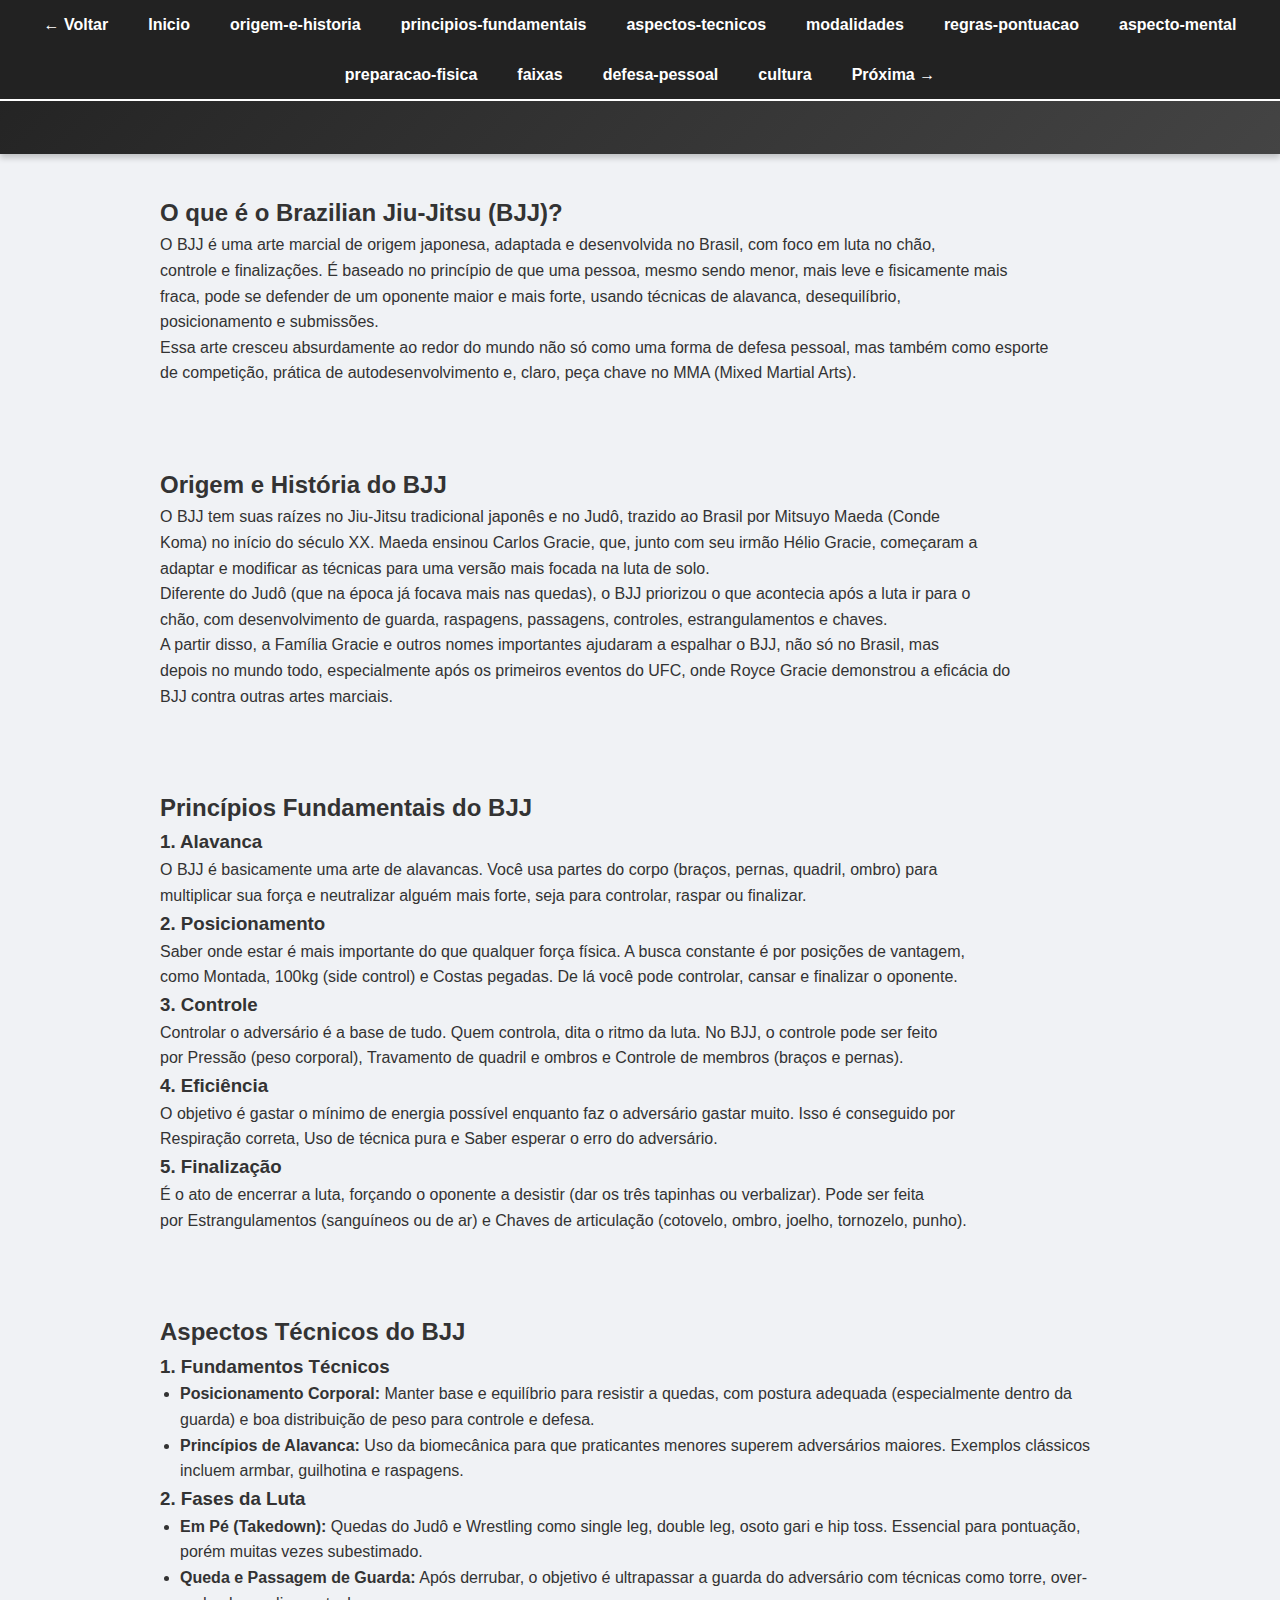
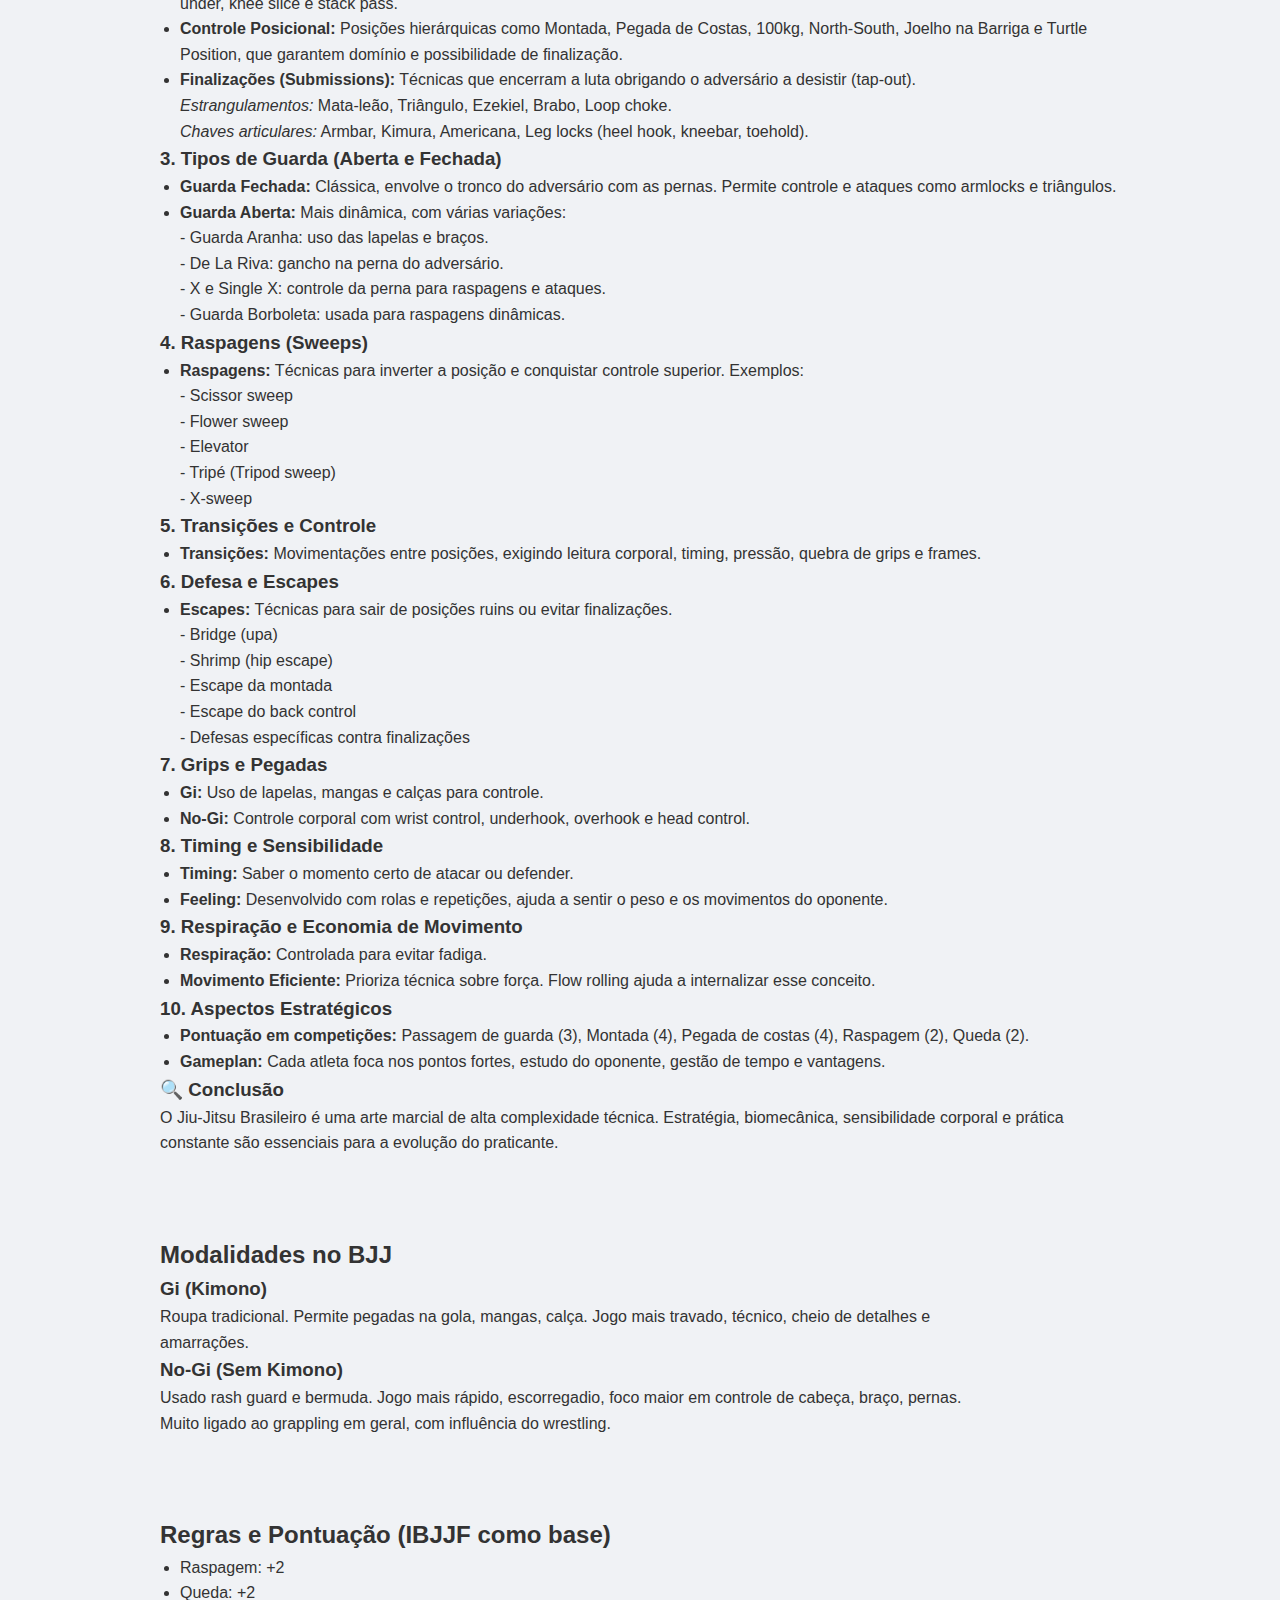
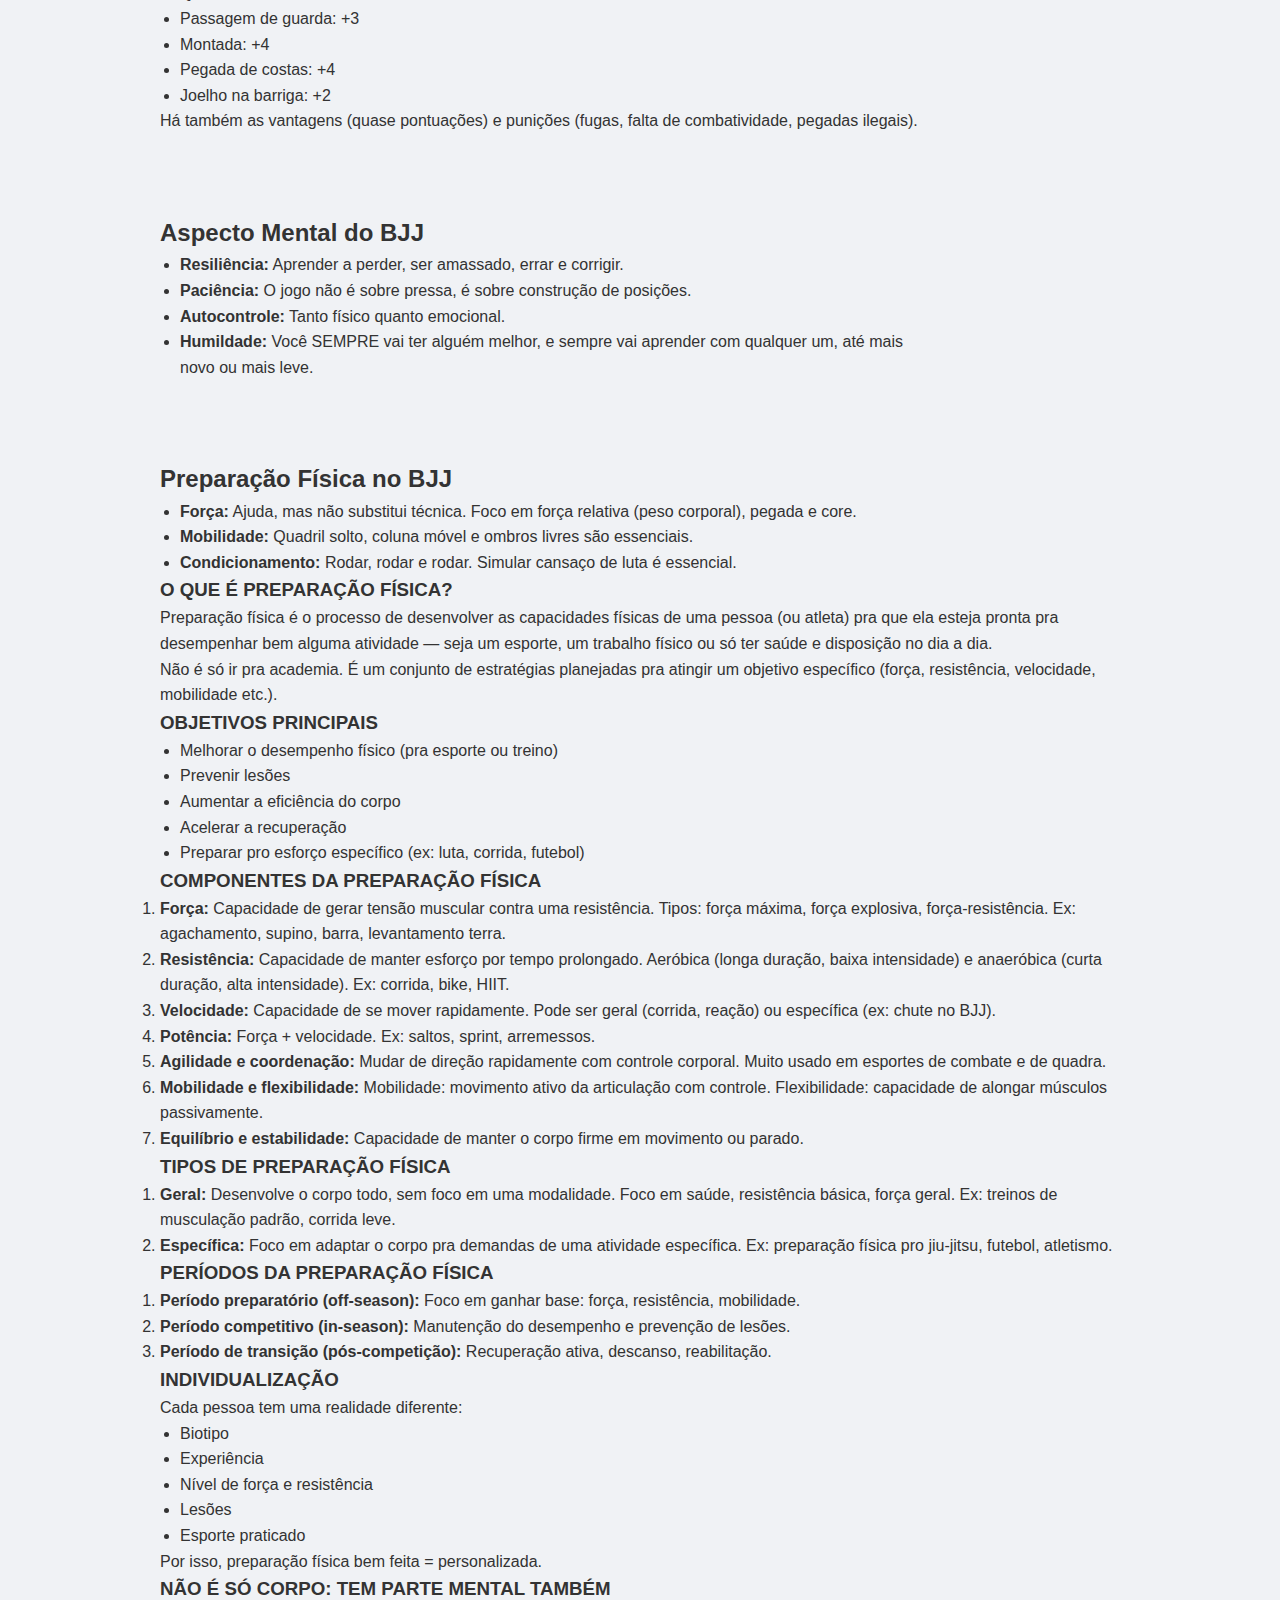
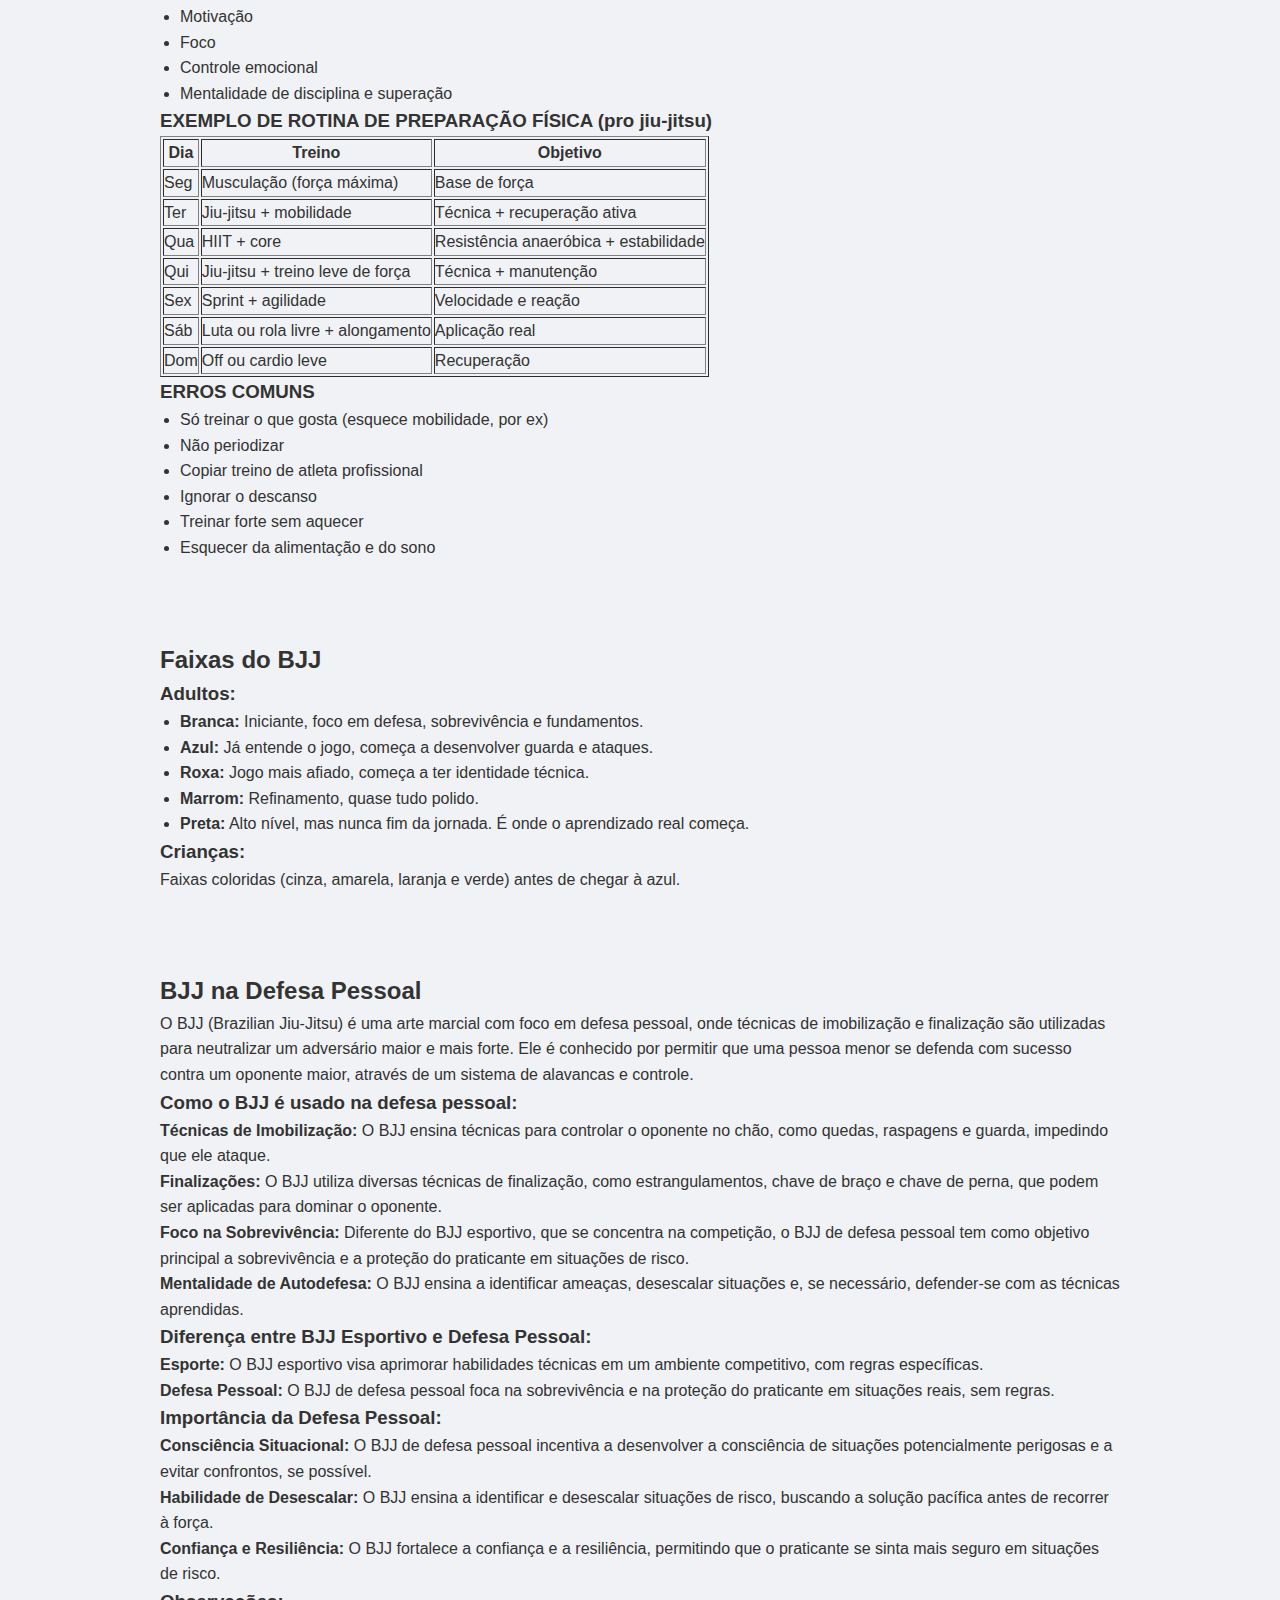
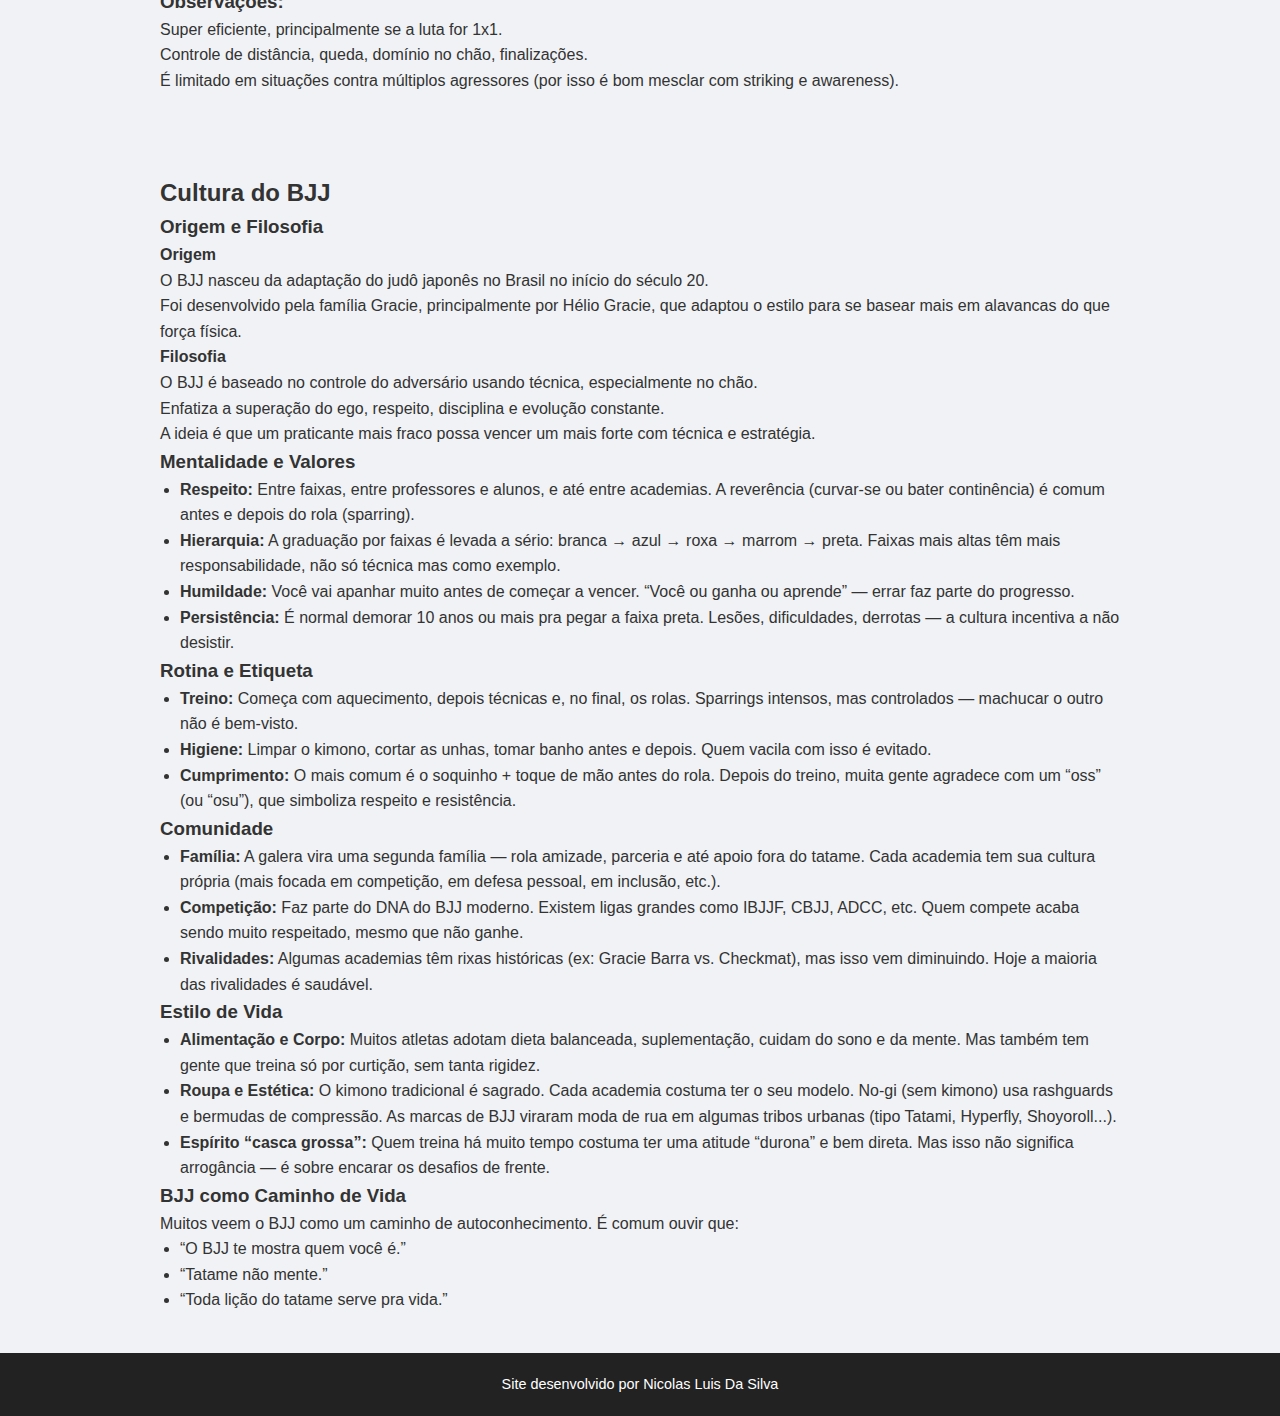
<file: Tatame de Aço jiujitsu.html>
<!DOCTYPE html>
<html lang="pt-BR">

<head>
  <meta charset="UTF-8">
  <title>Jiu-Jitsu</title>
  <link rel="stylesheet" href="Tatame De Aço.css">
</head>

<body>
  <div class="navbar">
    <a href="Tatame De Aço academia.html">← Voltar</a>
    <a href="#oque-e-bjj">Inicio</a>
    <a href="#origem-e-historia">origem-e-historia</a>
    <a href="#principios-fundamentais">principios-fundamentais</a>
    <a href="#aspectos-tecnicos">aspectos-tecnicos</a>
    <a href="#modalidades">modalidades</a>
    <a href="#regras-pontuacao">regras-pontuacao</a>
    <a href="#aspecto-mental">aspecto-mental</a>
    <a href="#preparacao-fisica">preparacao-fisica</a>
    <a href="#faixas">faixas</a>
    <a href="#defesa-pessoal">defesa-pessoal</a>
    <a href="#cultura">cultura</a>
    <a href="Tatame de Aço alimentacao.html">Próxima →</a>
  </div>
  <header>
    <h1>Jiu-Jitsu Brasileiro (BJJ) – Tudo que você precisa saber</h1>
  </header>

  <section id="oque-e-bjj">
    <h2>O que é o Brazilian Jiu-Jitsu (BJJ)?</h2>
    <p>O BJJ é uma arte marcial de origem japonesa, adaptada e desenvolvida no Brasil, com foco em luta no chão,<br>
      controle e finalizações. É baseado no princípio de que uma pessoa, mesmo sendo menor, mais leve e fisicamente
      mais<br>
      fraca, pode se defender de um oponente maior e mais forte, usando técnicas de alavanca, desequilíbrio,<br>
      posicionamento e submissões.<br></p>
    <p>Essa arte cresceu absurdamente ao redor do mundo não só como uma forma de defesa pessoal, mas também como
      esporte<br>
      de competição, prática de autodesenvolvimento e, claro, peça chave no MMA (Mixed Martial Arts).<br></p>
  </section>

  <section id="origem-e-historia">
    <h2>Origem e História do BJJ</h2>
    <p>O BJJ tem suas raízes no Jiu-Jitsu tradicional japonês e no Judô, trazido ao Brasil por Mitsuyo Maeda (Conde<br>
      Koma) no início do século XX. Maeda ensinou Carlos Gracie, que, junto com seu irmão Hélio Gracie, começaram a<br>
      adaptar e modificar as técnicas para uma versão mais focada na luta de solo.<br></p>
    <p>Diferente do Judô (que na época já focava mais nas quedas), o BJJ priorizou o que acontecia após a luta ir para
      o<br>
      chão, com desenvolvimento de guarda, raspagens, passagens, controles, estrangulamentos e chaves.<br></p>
    <p>A partir disso, a Família Gracie e outros nomes importantes ajudaram a espalhar o BJJ, não só no Brasil, mas<br>
      depois no mundo todo, especialmente após os primeiros eventos do UFC, onde Royce Gracie demonstrou a eficácia
      do<br>
      BJJ contra outras artes marciais.<br></p>
  </section>

  <section id="principios-fundamentais">
    <h2>Princípios Fundamentais do BJJ</h2>

    <h3>1. Alavanca</h3>
    <p>O BJJ é basicamente uma arte de alavancas. Você usa partes do corpo (braços, pernas, quadril, ombro) para<br>
      multiplicar sua força e neutralizar alguém mais forte, seja para controlar, raspar ou finalizar.<br></p>

    <h3>2. Posicionamento</h3>
    <p>Saber onde estar é mais importante do que qualquer força física. A busca constante é por posições de
      vantagem,<br>
      como Montada, 100kg (side control) e Costas pegadas. De lá você pode controlar, cansar e finalizar o oponente.<br>
    </p>

    <h3>3. Controle</h3>
    <p>Controlar o adversário é a base de tudo. Quem controla, dita o ritmo da luta. No BJJ, o controle pode ser
      feito<br>
      por Pressão (peso corporal), Travamento de quadril e ombros e Controle de membros (braços e pernas).<br></p>

    <h3>4. Eficiência</h3>
    <p>O objetivo é gastar o mínimo de energia possível enquanto faz o adversário gastar muito. Isso é conseguido
      por<br>
      Respiração correta, Uso de técnica pura e Saber esperar o erro do adversário.<br></p>

    <h3>5. Finalização</h3>
    <p>É o ato de encerrar a luta, forçando o oponente a desistir (dar os três tapinhas ou verbalizar). Pode ser
      feita<br>
      por Estrangulamentos (sanguíneos ou de ar) e Chaves de articulação (cotovelo, ombro, joelho, tornozelo,
      punho).<br>
    </p>
  </section>

  <section id="aspectos-tecnicos">
    <h2>Aspectos Técnicos do BJJ</h2>

    <h3>1. Fundamentos Técnicos</h3>
    <ul>
      <li><strong>Posicionamento Corporal:</strong> Manter base e equilíbrio para resistir a quedas, com postura
        adequada (especialmente dentro da guarda) e boa distribuição de peso para controle e defesa.</li>
      <li><strong>Princípios de Alavanca:</strong> Uso da biomecânica para que praticantes menores superem adversários
        maiores. Exemplos clássicos incluem armbar, guilhotina e raspagens.</li>
    </ul>

    <h3>2. Fases da Luta</h3>
    <ul>
      <li><strong>Em Pé (Takedown):</strong> Quedas do Judô e Wrestling como single leg, double leg, osoto gari e hip
        toss. Essencial para pontuação, porém muitas vezes subestimado.</li>
      <li><strong>Queda e Passagem de Guarda:</strong> Após derrubar, o objetivo é ultrapassar a guarda do adversário
        com técnicas como torre, over-under, knee slice e stack pass.</li>
      <li><strong>Controle Posicional:</strong> Posições hierárquicas como Montada, Pegada de Costas, 100kg,
        North-South, Joelho na Barriga e Turtle Position, que garantem domínio e possibilidade de finalização.</li>
      <li><strong>Finalizações (Submissions):</strong> Técnicas que encerram a luta obrigando o adversário a desistir
        (tap-out).
        <br><em>Estrangulamentos:</em> Mata-leão, Triângulo, Ezekiel, Brabo, Loop choke.
        <br><em>Chaves articulares:</em> Armbar, Kimura, Americana, Leg locks (heel hook, kneebar, toehold).
      </li>
    </ul>

    <h3>3. Tipos de Guarda (Aberta e Fechada)</h3>
    <ul>
      <li><strong>Guarda Fechada:</strong> Clássica, envolve o tronco do adversário com as pernas. Permite controle e
        ataques como armlocks e triângulos.</li>
      <li><strong>Guarda Aberta:</strong> Mais dinâmica, com várias variações:
        <br>- Guarda Aranha: uso das lapelas e braços.
        <br>- De La Riva: gancho na perna do adversário.
        <br>- X e Single X: controle da perna para raspagens e ataques.
        <br>- Guarda Borboleta: usada para raspagens dinâmicas.
      </li>
    </ul>

    <h3>4. Raspagens (Sweeps)</h3>
    <ul>
      <li><strong>Raspagens:</strong> Técnicas para inverter a posição e conquistar controle superior. Exemplos:
        <br>- Scissor sweep
        <br>- Flower sweep
        <br>- Elevator
        <br>- Tripé (Tripod sweep)
        <br>- X-sweep
      </li>
    </ul>

    <h3>5. Transições e Controle</h3>
    <ul>
      <li><strong>Transições:</strong> Movimentações entre posições, exigindo leitura corporal, timing, pressão, quebra
        de grips e frames.</li>
    </ul>

    <h3>6. Defesa e Escapes</h3>
    <ul>
      <li><strong>Escapes:</strong> Técnicas para sair de posições ruins ou evitar finalizações.
        <br>- Bridge (upa)
        <br>- Shrimp (hip escape)
        <br>- Escape da montada
        <br>- Escape do back control
        <br>- Defesas específicas contra finalizações
      </li>
    </ul>

    <h3>7. Grips e Pegadas</h3>
    <ul>
      <li><strong>Gi:</strong> Uso de lapelas, mangas e calças para controle.</li>
      <li><strong>No-Gi:</strong> Controle corporal com wrist control, underhook, overhook e head control.</li>
    </ul>

    <h3>8. Timing e Sensibilidade</h3>
    <ul>
      <li><strong>Timing:</strong> Saber o momento certo de atacar ou defender.</li>
      <li><strong>Feeling:</strong> Desenvolvido com rolas e repetições, ajuda a sentir o peso e os movimentos do
        oponente.</li>
    </ul>

    <h3>9. Respiração e Economia de Movimento</h3>
    <ul>
      <li><strong>Respiração:</strong> Controlada para evitar fadiga.</li>
      <li><strong>Movimento Eficiente:</strong> Prioriza técnica sobre força. Flow rolling ajuda a internalizar esse
        conceito.</li>
    </ul>

    <h3>10. Aspectos Estratégicos</h3>
    <ul>
      <li><strong>Pontuação em competições:</strong> Passagem de guarda (3), Montada (4), Pegada de costas (4), Raspagem
        (2), Queda (2).</li>
      <li><strong>Gameplan:</strong> Cada atleta foca nos pontos fortes, estudo do oponente, gestão de tempo e
        vantagens.</li>
    </ul>

    <h3>🔍 Conclusão</h3>
    <p>O Jiu-Jitsu Brasileiro é uma arte marcial de alta complexidade técnica. Estratégia, biomecânica, sensibilidade
      corporal e prática constante são essenciais para a evolução do praticante.</p>
  </section>



  <section id="modalidades">
    <h2>Modalidades no BJJ</h2>

    <h3>Gi (Kimono)</h3>
    <p>Roupa tradicional. Permite pegadas na gola, mangas, calça. Jogo mais travado, técnico, cheio de detalhes e<br>
      amarrações.<br></p>

    <h3>No-Gi (Sem Kimono)</h3>
    <p>Usado rash guard e bermuda. Jogo mais rápido, escorregadio, foco maior em controle de cabeça, braço, pernas.<br>
      Muito ligado ao grappling em geral, com influência do wrestling.<br></p>
  </section>

  <section id="regras-pontuacao">
    <h2>Regras e Pontuação (IBJJF como base)</h2>
    <ul>
      <li>Raspagem: +2</li>
      <li>Queda: +2</li>
      <li>Passagem de guarda: +3</li>
      <li>Montada: +4</li>
      <li>Pegada de costas: +4</li>
      <li>Joelho na barriga: +2</li>
    </ul>
    <p>Há também as vantagens (quase pontuações) e punições (fugas, falta de combatividade, pegadas ilegais).</p>
  </section>

  <section id="aspecto-mental">
    <h2>Aspecto Mental do BJJ</h2>
    <ul>
      <li><strong>Resiliência:</strong> Aprender a perder, ser amassado, errar e corrigir.</li>
      <li><strong>Paciência:</strong> O jogo não é sobre pressa, é sobre construção de posições.</li>
      <li><strong>Autocontrole:</strong> Tanto físico quanto emocional.</li>
      <li><strong>Humildade:</strong> Você SEMPRE vai ter alguém melhor, e sempre vai aprender com qualquer um, até
        mais<br>
        novo ou mais leve.<br></li>
    </ul>
  </section>

  <section id="preparacao-fisica">
    <h2>Preparação Física no BJJ</h2>
    <ul>
      <li><strong>Força:</strong> Ajuda, mas não substitui técnica. Foco em força relativa (peso corporal), pegada e
        core.</li>
      <li><strong>Mobilidade:</strong> Quadril solto, coluna móvel e ombros livres são essenciais.</li>
      <li><strong>Condicionamento:</strong> Rodar, rodar e rodar. Simular cansaço de luta é essencial.</li>
    </ul>

    <h3>O QUE É PREPARAÇÃO FÍSICA?</h3>
    <p>Preparação física é o processo de desenvolver as capacidades físicas de uma pessoa (ou atleta) pra que ela esteja
      pronta pra desempenhar bem alguma atividade — seja um esporte, um trabalho físico ou só ter saúde e disposição no
      dia a dia.</p>
    <p>Não é só ir pra academia. É um conjunto de estratégias planejadas pra atingir um objetivo específico (força,
      resistência, velocidade, mobilidade etc.).</p>

    <h3>OBJETIVOS PRINCIPAIS</h3>
    <ul>
      <li>Melhorar o desempenho físico (pra esporte ou treino)</li>
      <li>Prevenir lesões</li>
      <li>Aumentar a eficiência do corpo</li>
      <li>Acelerar a recuperação</li>
      <li>Preparar pro esforço específico (ex: luta, corrida, futebol)</li>
    </ul>

    <h3>COMPONENTES DA PREPARAÇÃO FÍSICA</h3>
    <ol>
      <li><strong>Força:</strong> Capacidade de gerar tensão muscular contra uma resistência. Tipos: força máxima, força
        explosiva, força-resistência. Ex: agachamento, supino, barra, levantamento terra.</li>
      <li><strong>Resistência:</strong> Capacidade de manter esforço por tempo prolongado. Aeróbica (longa duração,
        baixa intensidade) e anaeróbica (curta duração, alta intensidade). Ex: corrida, bike, HIIT.</li>
      <li><strong>Velocidade:</strong> Capacidade de se mover rapidamente. Pode ser geral (corrida, reação) ou
        específica (ex: chute no BJJ).</li>
      <li><strong>Potência:</strong> Força + velocidade. Ex: saltos, sprint, arremessos.</li>
      <li><strong>Agilidade e coordenação:</strong> Mudar de direção rapidamente com controle corporal. Muito usado em
        esportes de combate e de quadra.</li>
      <li><strong>Mobilidade e flexibilidade:</strong> Mobilidade: movimento ativo da articulação com controle.
        Flexibilidade: capacidade de alongar músculos passivamente.</li>
      <li><strong>Equilíbrio e estabilidade:</strong> Capacidade de manter o corpo firme em movimento ou parado.</li>
    </ol>

    <h3>TIPOS DE PREPARAÇÃO FÍSICA</h3>
    <ol>
      <li><strong>Geral:</strong> Desenvolve o corpo todo, sem foco em uma modalidade. Foco em saúde, resistência
        básica, força geral. Ex: treinos de musculação padrão, corrida leve.</li>
      <li><strong>Específica:</strong> Foco em adaptar o corpo pra demandas de uma atividade específica. Ex: preparação
        física pro jiu-jitsu, futebol, atletismo.</li>
    </ol>

    <h3>PERÍODOS DA PREPARAÇÃO FÍSICA</h3>
    <ol>
      <li><strong>Período preparatório (off-season):</strong> Foco em ganhar base: força, resistência, mobilidade.</li>
      <li><strong>Período competitivo (in-season):</strong> Manutenção do desempenho e prevenção de lesões.</li>
      <li><strong>Período de transição (pós-competição):</strong> Recuperação ativa, descanso, reabilitação.</li>
    </ol>

    <h3>INDIVIDUALIZAÇÃO</h3>
    <p>Cada pessoa tem uma realidade diferente:</p>
    <ul>
      <li>Biotipo</li>
      <li>Experiência</li>
      <li>Nível de força e resistência</li>
      <li>Lesões</li>
      <li>Esporte praticado</li>
    </ul>
    <p>Por isso, preparação física bem feita = personalizada.</p>

    <h3>NÃO É SÓ CORPO: TEM PARTE MENTAL TAMBÉM</h3>
    <ul>
      <li>Motivação</li>
      <li>Foco</li>
      <li>Controle emocional</li>
      <li>Mentalidade de disciplina e superação</li>
    </ul>

    <h3>EXEMPLO DE ROTINA DE PREPARAÇÃO FÍSICA (pro jiu-jitsu)</h3>
    <table border=\"1\">
      <thead>
        <tr>
          <th>Dia</th>
          <th>Treino</th>
          <th>Objetivo</th>
        </tr>
      </thead>
      <tbody>
        <tr>
          <td>Seg</td>
          <td>Musculação (força máxima)</td>
          <td>Base de força</td>
        </tr>
        <tr>
          <td>Ter</td>
          <td>Jiu-jitsu + mobilidade</td>
          <td>Técnica + recuperação ativa</td>
        </tr>
        <tr>
          <td>Qua</td>
          <td>HIIT + core</td>
          <td>Resistência anaeróbica + estabilidade</td>
        </tr>
        <tr>
          <td>Qui</td>
          <td>Jiu-jitsu + treino leve de força</td>
          <td>Técnica + manutenção</td>
        </tr>
        <tr>
          <td>Sex</td>
          <td>Sprint + agilidade</td>
          <td>Velocidade e reação</td>
        </tr>
        <tr>
          <td>Sáb</td>
          <td>Luta ou rola livre + alongamento</td>
          <td>Aplicação real</td>
        </tr>
        <tr>
          <td>Dom</td>
          <td>Off ou cardio leve</td>
          <td>Recuperação</td>
        </tr>
      </tbody>
    </table>

    <h3>ERROS COMUNS</h3>
    <ul>
      <li>Só treinar o que gosta (esquece mobilidade, por ex)</li>
      <li>Não periodizar</li>
      <li>Copiar treino de atleta profissional</li>
      <li>Ignorar o descanso</li>
      <li>Treinar forte sem aquecer</li>
      <li>Esquecer da alimentação e do sono</li>
    </ul>
  </section>


  <section id="faixas">
    <h2>Faixas do BJJ</h2>
    <h3>Adultos:</h3>
    <ul>
      <li><strong>Branca:</strong> Iniciante, foco em defesa, sobrevivência e fundamentos.</li>
      <li><strong>Azul:</strong> Já entende o jogo, começa a desenvolver guarda e ataques.</li>
      <li><strong>Roxa:</strong> Jogo mais afiado, começa a ter identidade técnica.</li>
      <li><strong>Marrom:</strong> Refinamento, quase tudo polido.</li>
      <li><strong>Preta:</strong> Alto nível, mas nunca fim da jornada. É onde o aprendizado real começa.</li>
    </ul>
    <h3>Crianças:</h3>
    <p>Faixas coloridas (cinza, amarela, laranja e verde) antes de chegar à azul.</p>
  </section>

  <section id="defesa-pessoal">
    <h2>BJJ na Defesa Pessoal</h2>
    <p>O BJJ (Brazilian Jiu-Jitsu) é uma arte marcial com foco em defesa pessoal, onde técnicas de imobilização e
      finalização são utilizadas para neutralizar um adversário maior e mais forte. Ele é conhecido por permitir que uma
      pessoa menor se defenda com sucesso contra um oponente maior, através de um sistema de alavancas e controle.</p>

    <h3>Como o BJJ é usado na defesa pessoal:</h3>
    <p><strong>Técnicas de Imobilização:</strong> O BJJ ensina técnicas para controlar o oponente no chão, como quedas,
      raspagens e guarda, impedindo que ele ataque.</p>
    <p><strong>Finalizações:</strong> O BJJ utiliza diversas técnicas de finalização, como estrangulamentos, chave de
      braço e chave de perna, que podem ser aplicadas para dominar o oponente.</p>
    <p><strong>Foco na Sobrevivência:</strong> Diferente do BJJ esportivo, que se concentra na competição, o BJJ de
      defesa pessoal tem como objetivo principal a sobrevivência e a proteção do praticante em situações de risco.</p>
    <p><strong>Mentalidade de Autodefesa:</strong> O BJJ ensina a identificar ameaças, desescalar situações e, se
      necessário, defender-se com as técnicas aprendidas.</p>

    <h3>Diferença entre BJJ Esportivo e Defesa Pessoal:</h3>
    <p><strong>Esporte:</strong> O BJJ esportivo visa aprimorar habilidades técnicas em um ambiente competitivo, com
      regras específicas.</p>
    <p><strong>Defesa Pessoal:</strong> O BJJ de defesa pessoal foca na sobrevivência e na proteção do praticante em
      situações reais, sem regras.</p>

    <h3>Importância da Defesa Pessoal:</h3>
    <p><strong>Consciência Situacional:</strong> O BJJ de defesa pessoal incentiva a desenvolver a consciência de
      situações potencialmente perigosas e a evitar confrontos, se possível.</p>
    <p><strong>Habilidade de Desescalar:</strong> O BJJ ensina a identificar e desescalar situações de risco, buscando a
      solução pacífica antes de recorrer à força.</p>
    <p><strong>Confiança e Resiliência:</strong> O BJJ fortalece a confiança e a resiliência, permitindo que o
      praticante se sinta mais seguro em situações de risco.</p>

    <h3>Observações:</h3>
    <p>Super eficiente, principalmente se a luta for 1x1.</p>
    <p>Controle de distância, queda, domínio no chão, finalizações.</p>
    <p>É limitado em situações contra múltiplos agressores (por isso é bom mesclar com striking e awareness).</p>
  </section>


  <section id="cultura">
    <h2>Cultura do BJJ</h2>

    <h3>Origem e Filosofia</h3>
    <h4>Origem</h4>
    <p>O BJJ nasceu da adaptação do judô japonês no Brasil no início do século 20.</p>
    <p>Foi desenvolvido pela família Gracie, principalmente por Hélio Gracie, que adaptou o estilo para se basear mais
      em alavancas do que força física.</p>

    <h4>Filosofia</h4>
    <p>O BJJ é baseado no controle do adversário usando técnica, especialmente no chão.</p>
    <p>Enfatiza a superação do ego, respeito, disciplina e evolução constante.</p>
    <p>A ideia é que um praticante mais fraco possa vencer um mais forte com técnica e estratégia.</p>

    <h3>Mentalidade e Valores</h3>
    <ul>
      <li><strong>Respeito:</strong> Entre faixas, entre professores e alunos, e até entre academias. A reverência
        (curvar-se ou bater continência) é comum antes e depois do rola (sparring).</li>
      <li><strong>Hierarquia:</strong> A graduação por faixas é levada a sério: branca → azul → roxa → marrom → preta.
        Faixas mais altas têm mais responsabilidade, não só técnica mas como exemplo.</li>
      <li><strong>Humildade:</strong> Você vai apanhar muito antes de começar a vencer. “Você ou ganha ou aprende” —
        errar faz parte do progresso.</li>
      <li><strong>Persistência:</strong> É normal demorar 10 anos ou mais pra pegar a faixa preta. Lesões, dificuldades,
        derrotas — a cultura incentiva a não desistir.</li>
    </ul>

    <h3>Rotina e Etiqueta</h3>
    <ul>
      <li><strong>Treino:</strong> Começa com aquecimento, depois técnicas e, no final, os rolas. Sparrings intensos,
        mas controlados — machucar o outro não é bem-visto.</li>
      <li><strong>Higiene:</strong> Limpar o kimono, cortar as unhas, tomar banho antes e depois. Quem vacila com isso é
        evitado.</li>
      <li><strong>Cumprimento:</strong> O mais comum é o soquinho + toque de mão antes do rola. Depois do treino, muita
        gente agradece com um “oss” (ou “osu”), que simboliza respeito e resistência.</li>
    </ul>

    <h3>Comunidade</h3>
    <ul>
      <li><strong>Família:</strong> A galera vira uma segunda família — rola amizade, parceria e até apoio fora do
        tatame. Cada academia tem sua cultura própria (mais focada em competição, em defesa pessoal, em inclusão, etc.).
      </li>
      <li><strong>Competição:</strong> Faz parte do DNA do BJJ moderno. Existem ligas grandes como IBJJF, CBJJ, ADCC,
        etc. Quem compete acaba sendo muito respeitado, mesmo que não ganhe.</li>
      <li><strong>Rivalidades:</strong> Algumas academias têm rixas históricas (ex: Gracie Barra vs. Checkmat), mas isso
        vem diminuindo. Hoje a maioria das rivalidades é saudável.</li>
    </ul>

    <h3>Estilo de Vida</h3>
    <ul>
      <li><strong>Alimentação e Corpo:</strong> Muitos atletas adotam dieta balanceada, suplementação, cuidam do sono e
        da mente. Mas também tem gente que treina só por curtição, sem tanta rigidez.</li>
      <li><strong>Roupa e Estética:</strong> O kimono tradicional é sagrado. Cada academia costuma ter o seu modelo.
        No-gi (sem kimono) usa rashguards e bermudas de compressão. As marcas de BJJ viraram moda de rua em algumas
        tribos urbanas (tipo Tatami, Hyperfly, Shoyoroll...).</li>
      <li><strong>Espírito “casca grossa”:</strong> Quem treina há muito tempo costuma ter uma atitude “durona” e bem
        direta. Mas isso não significa arrogância — é sobre encarar os desafios de frente.</li>
    </ul>

    <h3>BJJ como Caminho de Vida</h3>
    <p>Muitos veem o BJJ como um caminho de autoconhecimento. É comum ouvir que:</p>
    <ul>
      <li>“O BJJ te mostra quem você é.”</li>
      <li>“Tatame não mente.”</li>
      <li>“Toda lição do tatame serve pra vida.”</li>
    </ul>
  </section>

  <footer>
    <p>Site desenvolvido por Nicolas Luis Da Silva</p>
  </footer>

  <script>
    const sections = document.querySelectorAll("section");
    const navLinks = document.querySelectorAll(".navbar a[href^='#']");

    window.addEventListener("scroll", () => {
      let current = "";
      sections.forEach((section) => {
        const sectionTop = section.offsetTop - 120; // compensação do menu fixo
        const sectionHeight = section.clientHeight;
        if (scrollY >= sectionTop && scrollY < sectionTop + sectionHeight) {
          current = section.getAttribute("id");
        }
      });
      navLinks.forEach((link) => {
        link.classList.remove("active");
        if (link.getAttribute("href") === "#" + current) {
          link.classList.add("active");
        }
      });
    });
  </script>
  
</body>
  
</html>
</file>
<file: Tatame De Aço.css>
/* Aplica a todos os elementos da página */
* {
  box-sizing: border-box; /* Faz com que padding e border não aumentem o tamanho total do elemento */
  margin: 0; /* Remove margens externas padrão dos navegadores */
  padding: 0; /* Remove espaçamentos internos padrão */
  scroll-margin-top: 4em; /* Adiciona margem no scroll automático (útil para âncoras com cabeçalho fixo) */
}

body {
  font-family: 'Segoe UI', Tahoma, Geneva, Verdana, sans-serif; /* Define a fonte padrão do site */
  line-height: 1.6; /* Define o espaçamento entre linhas */
  background-color: #f0f2f5; /* Cor de fundo suave para o corpo da página */
  color: #333; /* Cor do texto principal (cinza escuro) */
}

header {
  background: linear-gradient(135deg, #222, #444); /* Fundo com degradê na diagonal escuro */
  color: white; /* Cor do texto branco */
  padding: 40px 20px; /* Espaçamento interno grande */
  text-align: center; /* Centraliza o texto */
  box-shadow: 0 4px 6px rgba(0,0,0,0.2); /* Sombra na parte inferior do cabeçalho */
}

h1 {
  margin-bottom: 10px; /* Espaço inferior do título */
  font-size: 2.5em; /* Tamanho grande para o título */
}

section {
  padding: 40px 20px; /* Espaçamento interno */
  max-width: 1000px; /* Largura máxima da seção */
  margin: auto; /* Centraliza horizontalmente */
}

section img {
  display: block; /* Faz a imagem se comportar como bloco */
  max-width: 100%; /* Limita a largura da imagem ao tamanho do container */
  height: auto; /* Mantém a proporção da imagem */
  border-radius: 12px; /* Arredonda os cantos da imagem */
  margin: 20px auto; /* Espaçamento vertical e centralização horizontal */
  box-shadow: 0 2px 8px rgba(0,0,0,0.1); /* Sombra leve ao redor da imagem */
}

footer {
  background-color: #222; /* Fundo escuro */
  color: #fff; /* Texto branco */
  text-align: center; /* Centraliza o texto */
  padding: 20px; /* Espaçamento interno */
  font-size: 0.9em; /* Tamanho levemente menor */
}

.nav {
  position: fixed; /* Fixa o menu no topo da tela */
  top: 0;
  width: 100%; /* Ocupa toda a largura */
  background-color: #111; /* Cor de fundo do menu */
  padding: 10px 20px; /* Espaçamento interno */
  z-index: 999; /* Garante que fique acima de outros elementos */
  display: flex; /* Exibe os itens lado a lado */
  justify-content: space-between; /* Espaça os itens ao máximo */
  gap: 30px; /* Espaçamento entre os itens */
  box-shadow: 0 2px 5px rgba(0,0,0,0.2); /* Sombra leve embaixo do menu */
}

.nav a {
  color: white; /* Cor do texto */
  text-decoration: none; /* Remove o sublinhado padrão */
  background-color: #444; /* Fundo cinza escuro nos links */
  padding: 6px 12px; /* Espaçamento interno */
  border-radius: 6px; /* Bordas arredondadas */
  transition: background-color 0.3s; /* Suaviza a mudança de cor ao passar o mouse */
}

.nav a:hover {
  background-color: #666; /* Cor de fundo mais clara ao passar o mouse */
  text-decoration: underline; /* Sublinha o texto ao passar o mouse */
}

.menu {
  display: flex; /* Exibe os cards lado a lado */
  flex-wrap: wrap; /* Permite quebrar linha se não couber */
  justify-content: space-around; /* Distribui os itens com espaço ao redor */
  gap: 20px; /* Espaço entre os cards */
}

.card {
  flex: 1 1 250px; /* Tamanho mínimo de 250px, flexível */
  background-color: white; /* Fundo branco */
  padding: 20px; /* Espaçamento interno */
  text-align: center; /* Centraliza o conteúdo */
  text-decoration: none; /* Remove sublinhado se for um link */
  color: #222; /* Cor do texto escura */
  border-radius: 10px; /* Cantos arredondados */
  box-shadow: 0 4px 6px rgba(0,0,0,0.1); /* Sombra leve */
  transition: transform 0.3s ease, box-shadow 0.3s ease; /* Animação ao passar o mouse */
}

.card:hover {
  transform: translateY(-5px); /* Move o card para cima */
  box-shadow: 0 6px 10px rgba(0,0,0,0.15); /* Aumenta a sombra ao passar o mouse */
}

ul {
  padding-left: 20px; /* Espaçamento à esquerda das listas */
}

/* Define o estilo do menu (lista não ordenada) */
.header {
  padding: 0; /* Remove espaçamento interno */
  margin: 0; /* Remove espaçamento externo */
  display: flex; /* Exibe os itens lado a lado */
  justify-content: center; /* Centraliza os itens do menu */
  list-style: none; /* Remove os marcadores padrão da lista */
}

/* Estilo de cada item de menu */
.header li {
  padding: 15px 25px; /* Espaçamento interno (topo/baixo e laterais) */
  color: rgb(255, 255, 255); /* Cor do texto */
  cursor: pointer; /* Mostra o ponteiro ao passar o mouse */
  position: relative; /* Permite posicionar o ::after relativo ao item */
  transition: background-color 0.3s, transform 0.2s; /* Transições suaves nos efeitos */
}

/* Efeito ao passar o mouse sobre um item */
.header li:hover {
  background-color: #3f3f3f; /* Cor de fundo ao passar o mouse */
  color: #ffffff; /* Muda a cor do texto ao passar o mouse */
  transform: scale(1.05); /* Aumenta levemente o tamanho do item */
}

/* Cria uma linha animada abaixo do item de menu */
.header li::after {
  content: ''; /* Elemento visual vazio */
  position: absolute; /* Posiciona absolutamente dentro do item */
  width: 0%; /* Inicialmente a linha tem 0% de largura */
  height: 2px; /* Altura da linha */
  left: 0; /* Alinhado à esquerda do item */
  bottom: 5px; /* Fica um pouco acima da base do item */
  background-color: white; /* Cor da linha */
  transition: width 0.3s ease-in-out; /* Animação de expansão da linha */
}

/* Quando o mouse passa por cima, a linha se expande */
.header li:hover::after {
  width: 100%; /* A linha cresce até ocupar toda a largura */
}

.navbar {
  position: fixed; /* Fixa no topo */
  top: 0;
  width: 100%;
  background-color: #222; /* Fundo escuro */
  display: flex; /* Itens lado a lado */
  justify-content: center; /* Centraliza */
  flex-wrap: wrap; /* Quebra em telas menores */
  z-index: 9999; /* Fica acima de tudo */
  border-bottom: 2px solid white; /* Linha branca inferior */
}

.navbar a {
  color: white;
  padding: 12px 20px;
  text-decoration: none;
  font-weight: bold;
  position: relative; /* Necessário para o ::after animado */
  transition: 0.3s; /* Suaviza as mudanças */
}

.navbar a::after {
  content: '';
  position: absolute;
  width: 0%;
  height: 2px;
  left: 0;
  bottom: 5px;
  background-color: white;
  transition: width 0.3s ease-in-out;
}

.navbar a:hover::after {
  width: 100%; /* Linha branca cresce ao passar o mouse */
}

.navbar a:hover {
  background-color: #444; /* Fundo muda */
  color: white; /* Cor mantém branca */
  transform: scale(1.1); /* Aumenta levemente o item */
}

.navbar a.active {
  background-color: white; /* Fundo branco */
  color: #222; /* Texto escuro */
  transform: scale(1.1); /* Aumenta */
  border-bottom: 3px solid white; /* Linha branca extra para marcar a página atual */
}
</file>
